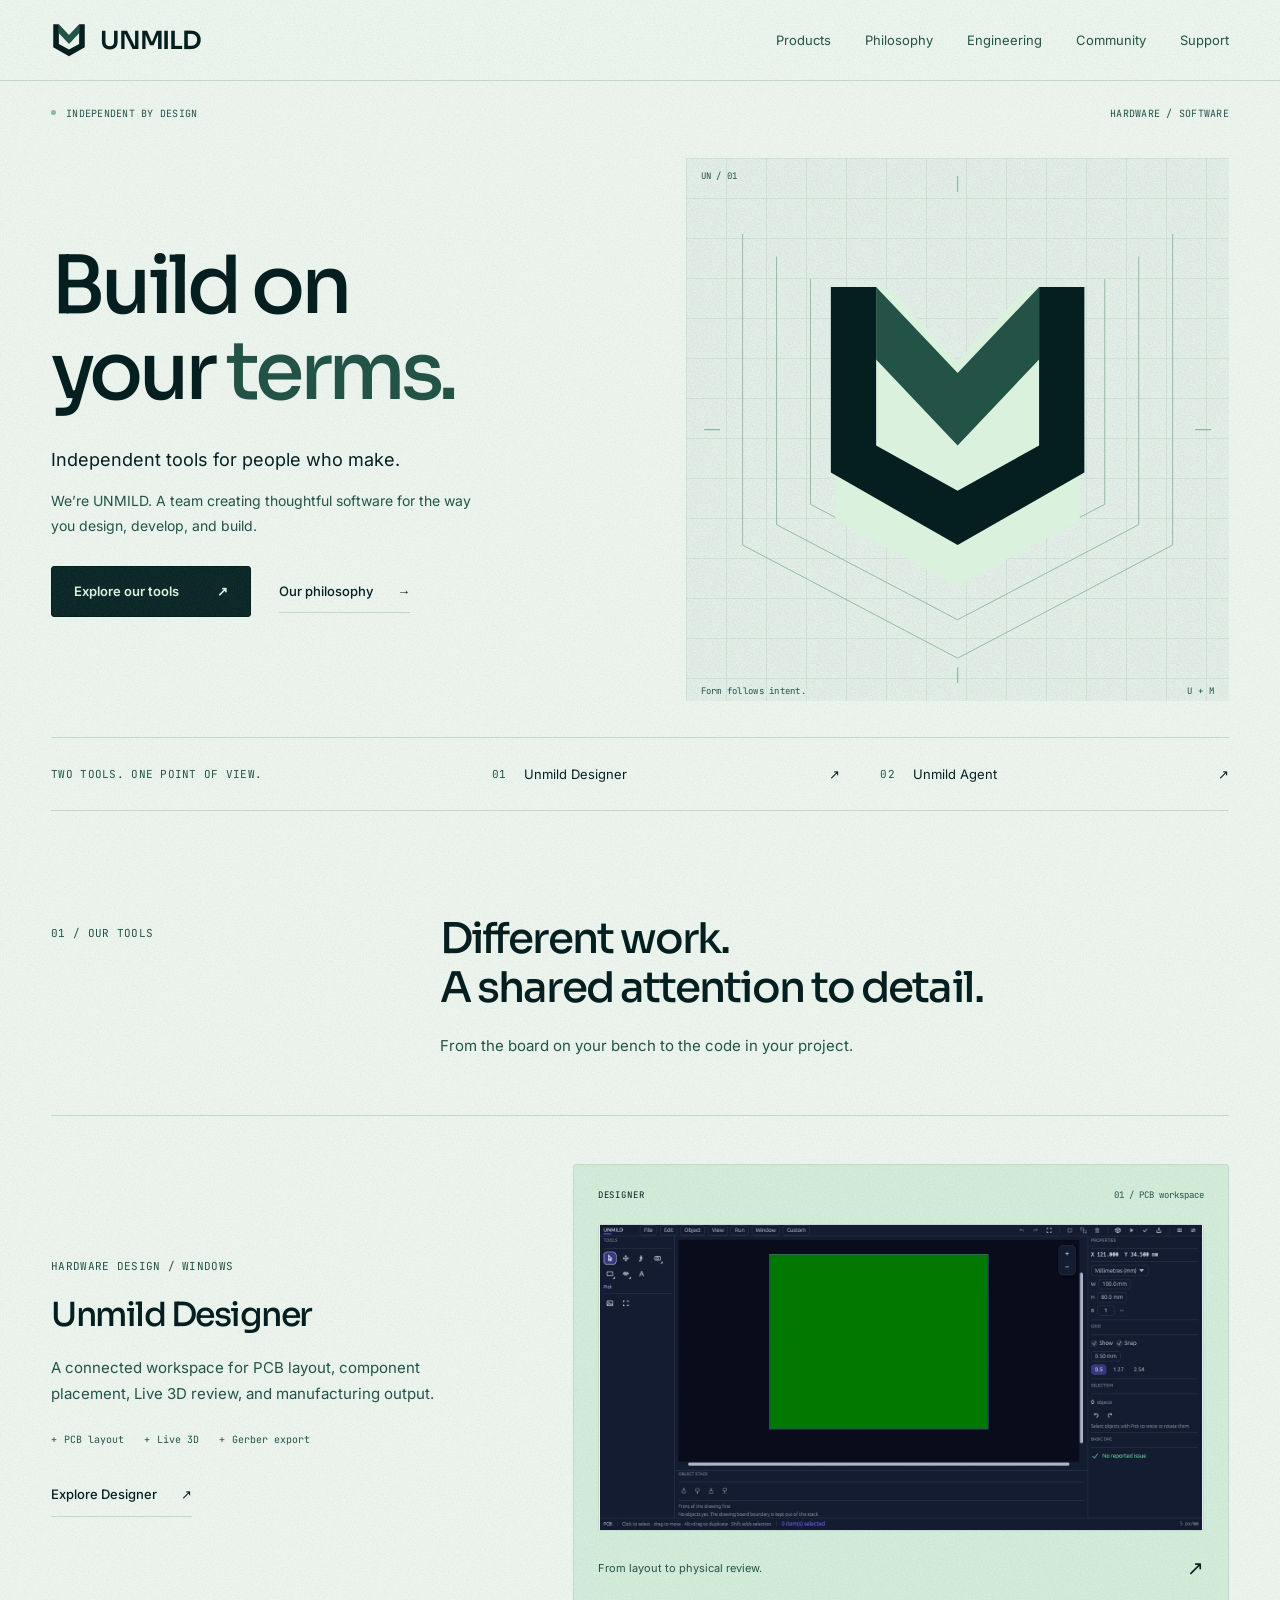
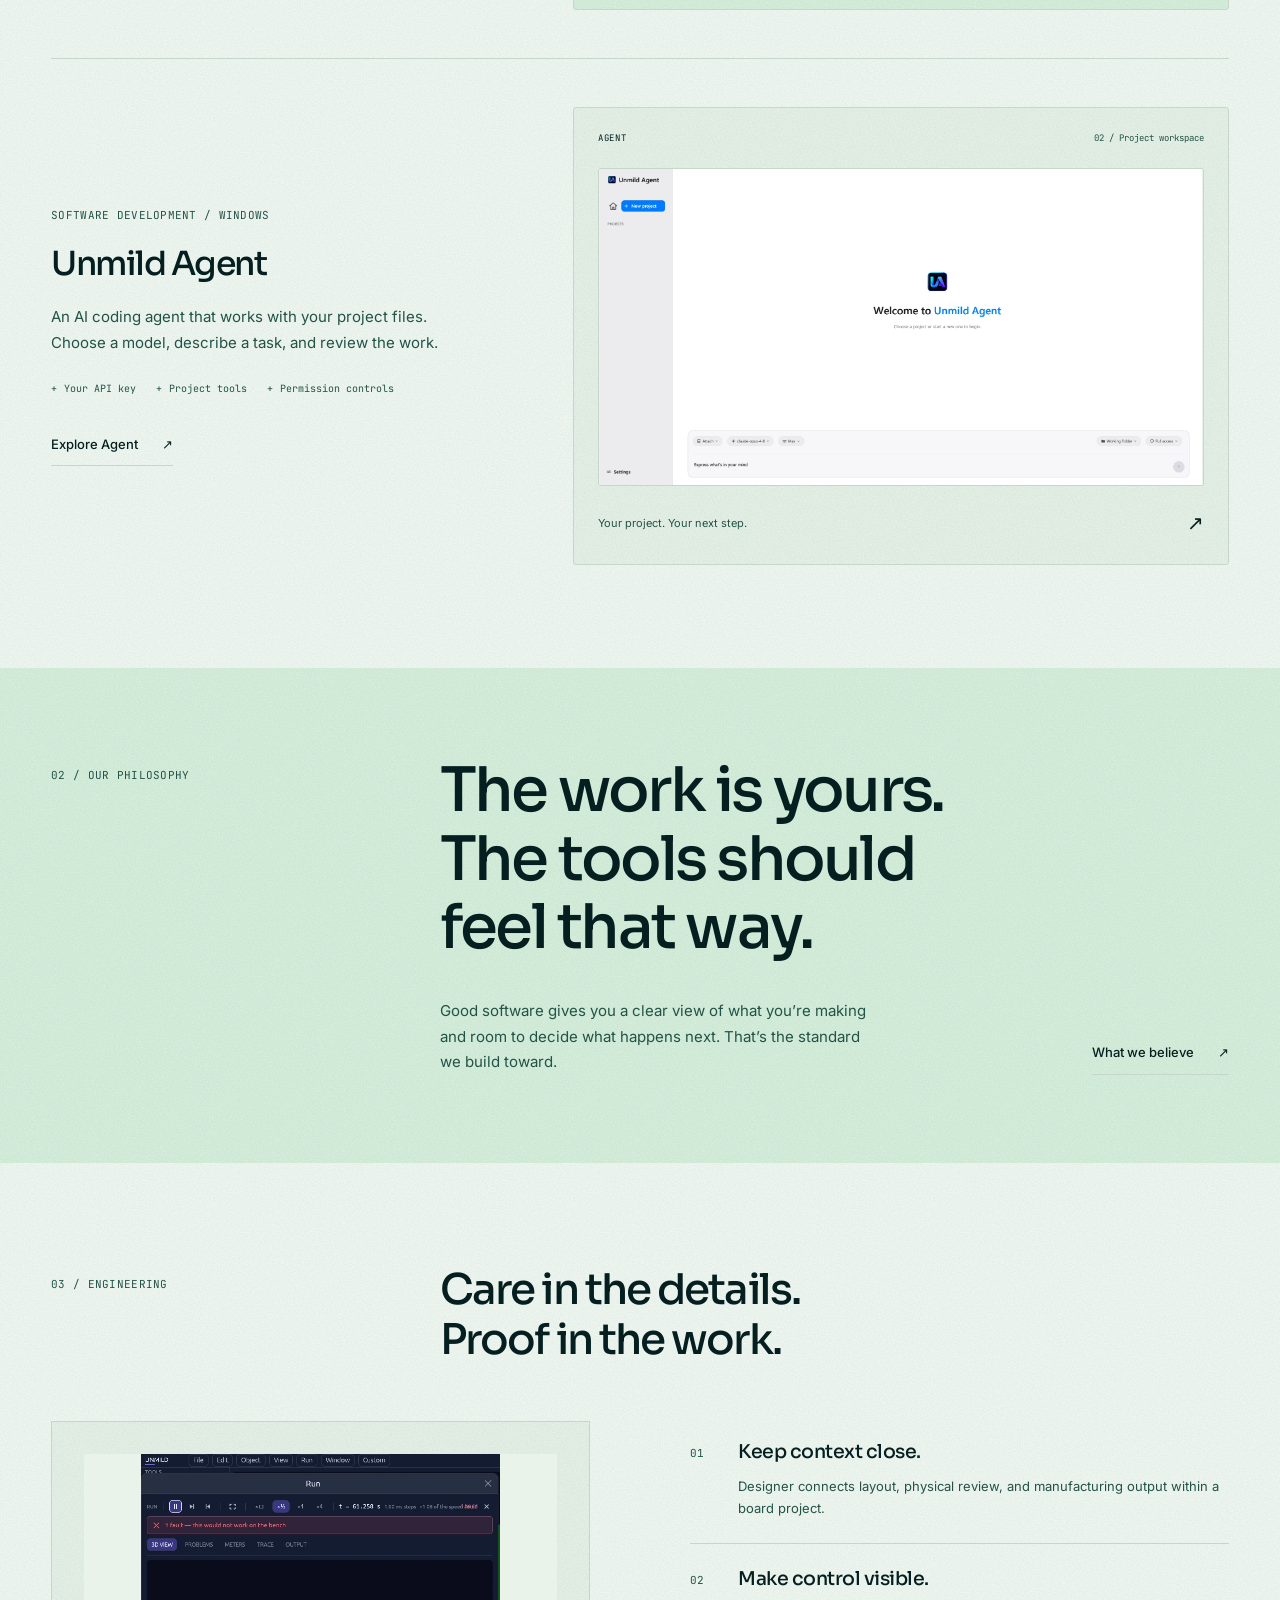
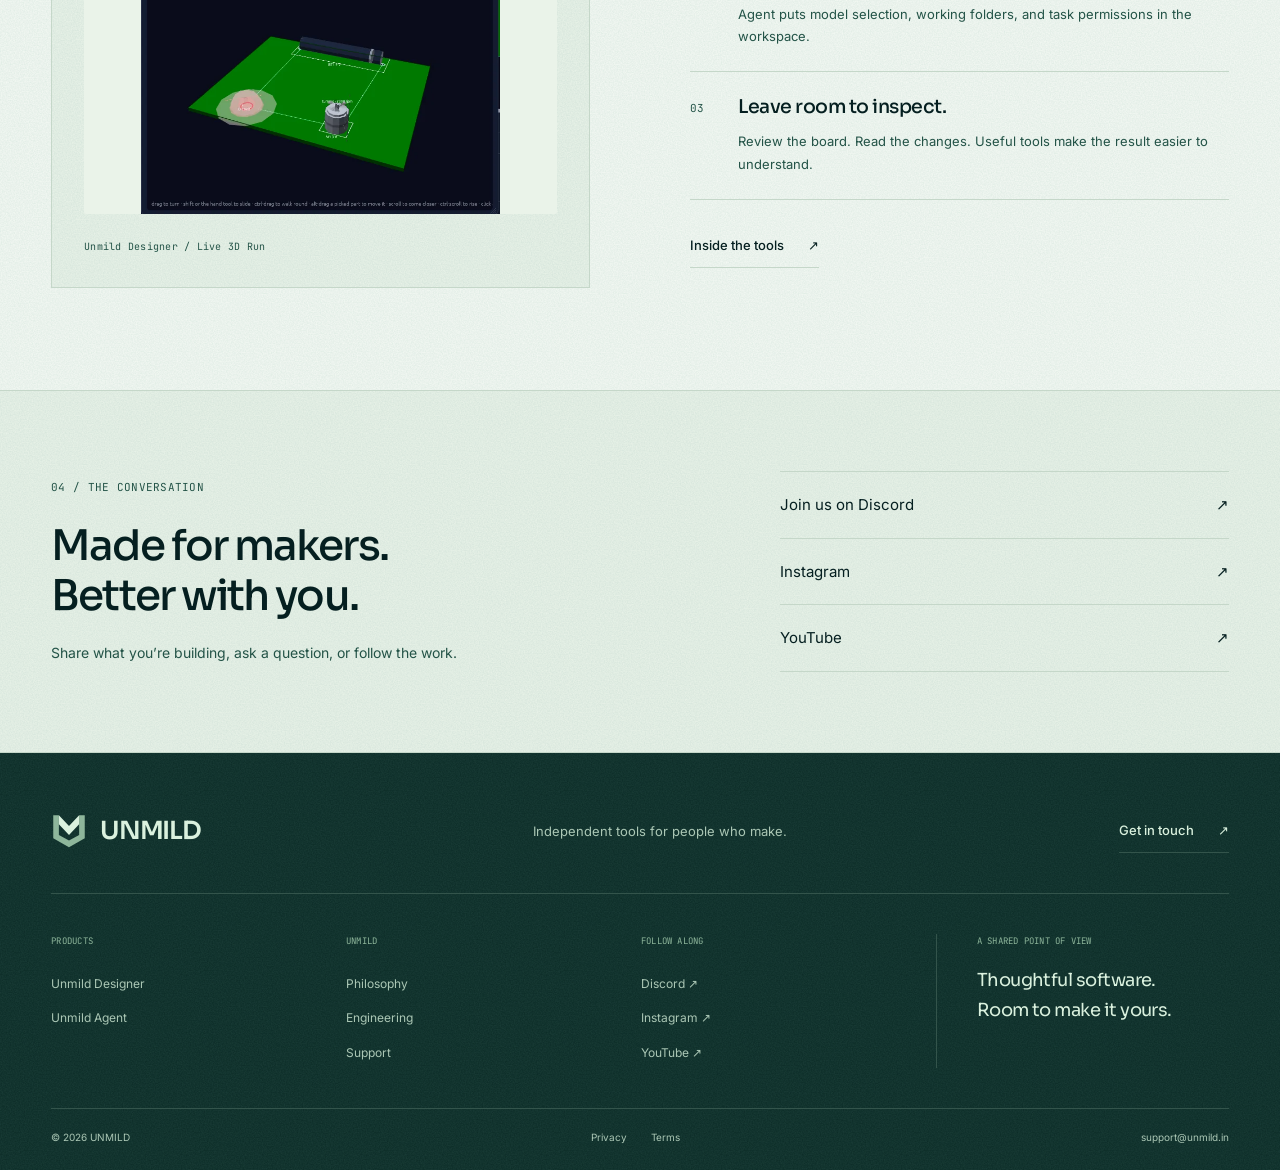
<file: index.html>
<!doctype html>
<html lang="en">
<head>
  <meta charset="utf-8">
  <meta name="viewport" content="width=device-width, initial-scale=1">
  <title>UNMILD — Build on your terms.</title>
  <meta name="description" content="Independent tools for people who make. Meet UNMILD, the team behind Unmild Designer and Unmild Agent.">
  <meta name="theme-color" content="#F5FAF4">
  <meta name="referrer" content="strict-origin-when-cross-origin">
  
  <link rel="canonical" href="https://unmild.in/">
  <link rel="icon" href="images/favicon.svg" type="image/svg+xml">
  <link rel="icon" href="images/favicon.ico" sizes="any">
  <link rel="apple-touch-icon" href="images/apple-touch-icon.png">
  <link rel="stylesheet" href="css/fonts.css">
  <link rel="stylesheet" href="css/style.css">
  <meta property="og:type" content="website">
  <meta property="og:site_name" content="UNMILD">
  <meta property="og:title" content="UNMILD — Build on your terms.">
  <meta property="og:description" content="Independent tools for people who make. Meet UNMILD, the team behind Unmild Designer and Unmild Agent.">
  <meta property="og:url" content="https://unmild.in/">
  <meta property="og:image" content="https://unmild.in/images/og-image.png">
  <meta property="og:image:width" content="1200">
  <meta property="og:image:height" content="630">
  <meta property="og:image:alt" content="UNMILD — Build on your terms. Independent tools for people who make.">
  <meta name="twitter:card" content="summary_large_image">
  <script type="application/ld+json">{"@context": "https://schema.org", "@type": "Organization", "@id": "https://unmild.in/#organization", "name": "UNMILD", "url": "https://unmild.in/", "logo": "https://unmild.in/images/brand/mark-primary.svg", "email": "support@unmild.in", "sameAs": ["https://discord.gg/b4xcwHEjq", "https://www.instagram.com/_unmild", "https://www.youtube.com/@unmildx"]}</script>
  <script src="js/main.js" defer></script>
</head>
<body class="page-index">
<a class="skip-link" href="#main">Skip to content</a>
<header class="site-header"><div class="container nav-inner">
  <a class="brand" href="index.html" aria-label="UNMILD home"><img src="images/brand/mark-light.svg" width="36" height="36" alt=""><span>UNMILD</span></a>
  <button class="nav-toggle" id="navToggle" aria-expanded="false" aria-controls="nav-links" aria-label="Open menu"><span>Menu</span><span class="menu-icon" aria-hidden="true">＋</span></button>
  <nav class="nav-links" id="nav-links" aria-label="Primary"><a href="index.html#products">Products</a><a href="about.html">Philosophy</a><a href="engineering.html">Engineering</a><a href="community.html">Community</a><a href="support.html">Support</a></nav>
</div></header>
<main id="main"><section class="container hero">
  <div class="hero-heading"><p class="eyebrow"><span class="status-dot" aria-hidden="true"></span>Independent by design</p><span class="eyebrow hero-edition">Hardware / Software</span></div>
  <div class="hero-grid">
    <div class="hero-copy"><h1>Build on<br>your <span>terms.</span></h1><p class="hero-description">Independent tools for people who make.</p><p class="hero-detail">We’re UNMILD. A team creating thoughtful software for the way you design, develop, and build.</p><div class="actions"><a class="button" href="#products">Explore our tools <span aria-hidden="true">↗</span></a><a class="text-link" href="about.html">Our philosophy <span aria-hidden="true">→</span></a></div></div>
    <div class="hero-art" aria-hidden="true"><div class="art-coordinate top">UN / 01</div><svg viewBox="0 0 480 480" fill="none"><path class="art-outline" d="M50 67v275l190 100 190-100V67M80 87v237l160 84 160-84V87M110 107v199l130 68 130-68V107"/><path class="art-shadow" d="M132 116h48l60 64 60-64h48v204l-108 58-108-58z"/><g transform="translate(112 82) scale(4)"><path d="M4 8h10v35l18 10 18-10V8h10v41L32 65 4 49z" fill="#051F20"/><path d="M14 8l18 19L50 8v16L32 43 14 24z" fill="#235347"/></g><path class="art-ticks" d="M16 240h14m420 0h14M240 16v14m0 420v14"/></svg><div class="art-coordinate bottom">Form follows intent. <span>U + M</span></div></div>
  </div>
  <div class="hero-index"><span class="eyebrow">Two tools. One point of view.</span><a href="designer.html"><span class="mono">01</span> Unmild Designer <span aria-hidden="true">↗</span></a><a href="agent.html"><span class="mono">02</span> Unmild Agent <span aria-hidden="true">↗</span></a></div>
</section>

<section class="container section products-section" id="products">
  <div class="section-heading"><p class="eyebrow">01 / Our tools</p><div><h2>Different work.<br>A shared attention to detail.</h2><p>From the board on your bench to the code in your project.</p></div></div>
  <article class="product-row"><div class="product-copy"><p class="eyebrow">Hardware design / Windows</p><h3>Unmild Designer</h3><p>A connected workspace for PCB layout, component placement, Live 3D review, and manufacturing output.</p><ul class="product-tags"><li>PCB layout</li><li>Live 3D</li><li>Gerber export</li></ul><a class="text-link" href="designer.html">Explore Designer <span aria-hidden="true">↗</span></a></div><a class="product-visual designer-visual" href="designer.html" aria-label="Explore Unmild Designer"><div class="visual-bar"><span>DESIGNER</span><span>01 / PCB workspace</span></div><span class="media-frame" style="--media-ratio:1366/692"><img src="images/screens/ui_workspace.webp" width="1366" height="692" alt="Unmild Designer’s PCB canvas, layout tools, and board properties" loading="lazy"></span><div class="visual-caption"><span>From layout to physical review.</span><span aria-hidden="true">↗</span></div></a></article>
  <article class="product-row"><div class="product-copy"><p class="eyebrow">Software development / Windows</p><h3>Unmild Agent</h3><p>An AI coding agent that works with your project files. Choose a model, describe a task, and review the work.</p><ul class="product-tags"><li>Your API key</li><li>Project tools</li><li>Permission controls</li></ul><a class="text-link" href="agent.html">Explore Agent <span aria-hidden="true">↗</span></a></div><a class="product-visual" href="agent.html" aria-label="Explore Unmild Agent"><div class="visual-bar"><span>AGENT</span><span>02 / Project workspace</span></div><span class="media-frame" style="--media-ratio:1920/1009"><img src="images/agent/workspace.webp" width="1920" height="1009" alt="Unmild Agent with a project sidebar, model selection, and task composer" loading="lazy"></span><div class="visual-caption"><span>Your project. Your next step.</span><span aria-hidden="true">↗</span></div></a></article>
</section>

<section class="philosophy-band" id="philosophy"><div class="container manifesto"><p class="eyebrow">02 / Our philosophy</p><div><h2>The work is yours.<br>The tools should<br>feel that way.</h2><div class="manifesto-bottom"><p>Good software gives you a clear view of what you’re making and room to decide what happens next. That’s the standard we build toward.</p><a class="text-link" href="about.html">What we believe <span aria-hidden="true">↗</span></a></div></div></div></section>

<section class="container section engineering-section" id="engineering"><div class="section-heading"><p class="eyebrow">03 / Engineering</p><div><h2>Care in the details.<br>Proof in the work.</h2></div></div><div class="engineering-grid"><figure class="engineering-image"><span class="media-frame" style="--media-ratio:686/688"><img src="images/screens/hero_run_3d.webp" width="686" height="688" alt="A board with components and a running motor in Unmild Designer’s Live 3D view" loading="lazy"></span><figcaption class="mono">Unmild Designer / Live 3D Run</figcaption></figure><div class="engineering-copy"><div class="principle"><span class="mono">01</span><div><h3>Keep context close.</h3><p>Designer connects layout, physical review, and manufacturing output within a board project.</p></div></div><div class="principle"><span class="mono">02</span><div><h3>Make control visible.</h3><p>Agent puts model selection, working folders, and task permissions in the workspace.</p></div></div><div class="principle"><span class="mono">03</span><div><h3>Leave room to inspect.</h3><p>Review the board. Read the changes. Useful tools make the result easier to understand.</p></div></div><a class="text-link" href="engineering.html">Inside the tools <span aria-hidden="true">↗</span></a></div></div></section>

<section class="community-band" id="community"><div class="container community-inner"><div><p class="eyebrow">04 / The conversation</p><h2>Made for makers.<br>Better with you.</h2><p>Share what you’re building, ask a question, or follow the work.</p></div><div class="social-list"><a href="https://discord.gg/b4xcwHEjq"><span>Join us on Discord</span><span aria-hidden="true">↗</span></a><a href="https://www.instagram.com/_unmild"><span>Instagram</span><span aria-hidden="true">↗</span></a><a href="https://www.youtube.com/@unmildx"><span>YouTube</span><span aria-hidden="true">↗</span></a></div></div></section>
</main>
<footer class="site-footer" id="support"><div class="container">
  <div class="footer-top"><a class="brand" href="index.html" aria-label="UNMILD home"><img src="images/brand/mark-dark.svg" width="36" height="36" alt=""><span>UNMILD</span></a><p>Independent tools for people who make.</p><a class="text-link" href="mailto:support@unmild.in">Get in touch <span aria-hidden="true">↗</span></a></div>
  <div class="footer-nav"><nav aria-label="Products"><span class="eyebrow">Products</span><a href="designer.html">Unmild Designer</a><a href="agent.html">Unmild Agent</a></nav><nav aria-label="UNMILD"><span class="eyebrow">UNMILD</span><a href="about.html">Philosophy</a><a href="engineering.html">Engineering</a><a href="support.html">Support</a></nav><nav aria-label="Social"><span class="eyebrow">Follow along</span><a href="https://discord.gg/b4xcwHEjq">Discord ↗</a><a href="https://www.instagram.com/_unmild">Instagram ↗</a><a href="https://www.youtube.com/@unmildx">YouTube ↗</a></nav><div class="footer-note"><span class="eyebrow">A shared point of view</span><p>Thoughtful software.<br>Room to make it yours.</p></div></div>
  <div class="footer-bottom"><span>© <span id="year">2026</span> UNMILD</span><nav aria-label="Legal"><a href="privacy.html">Privacy</a><a href="terms.html">Terms</a></nav><a href="mailto:support@unmild.in">support@unmild.in</a></div>
</div></footer>
</body>
</html>
</file>
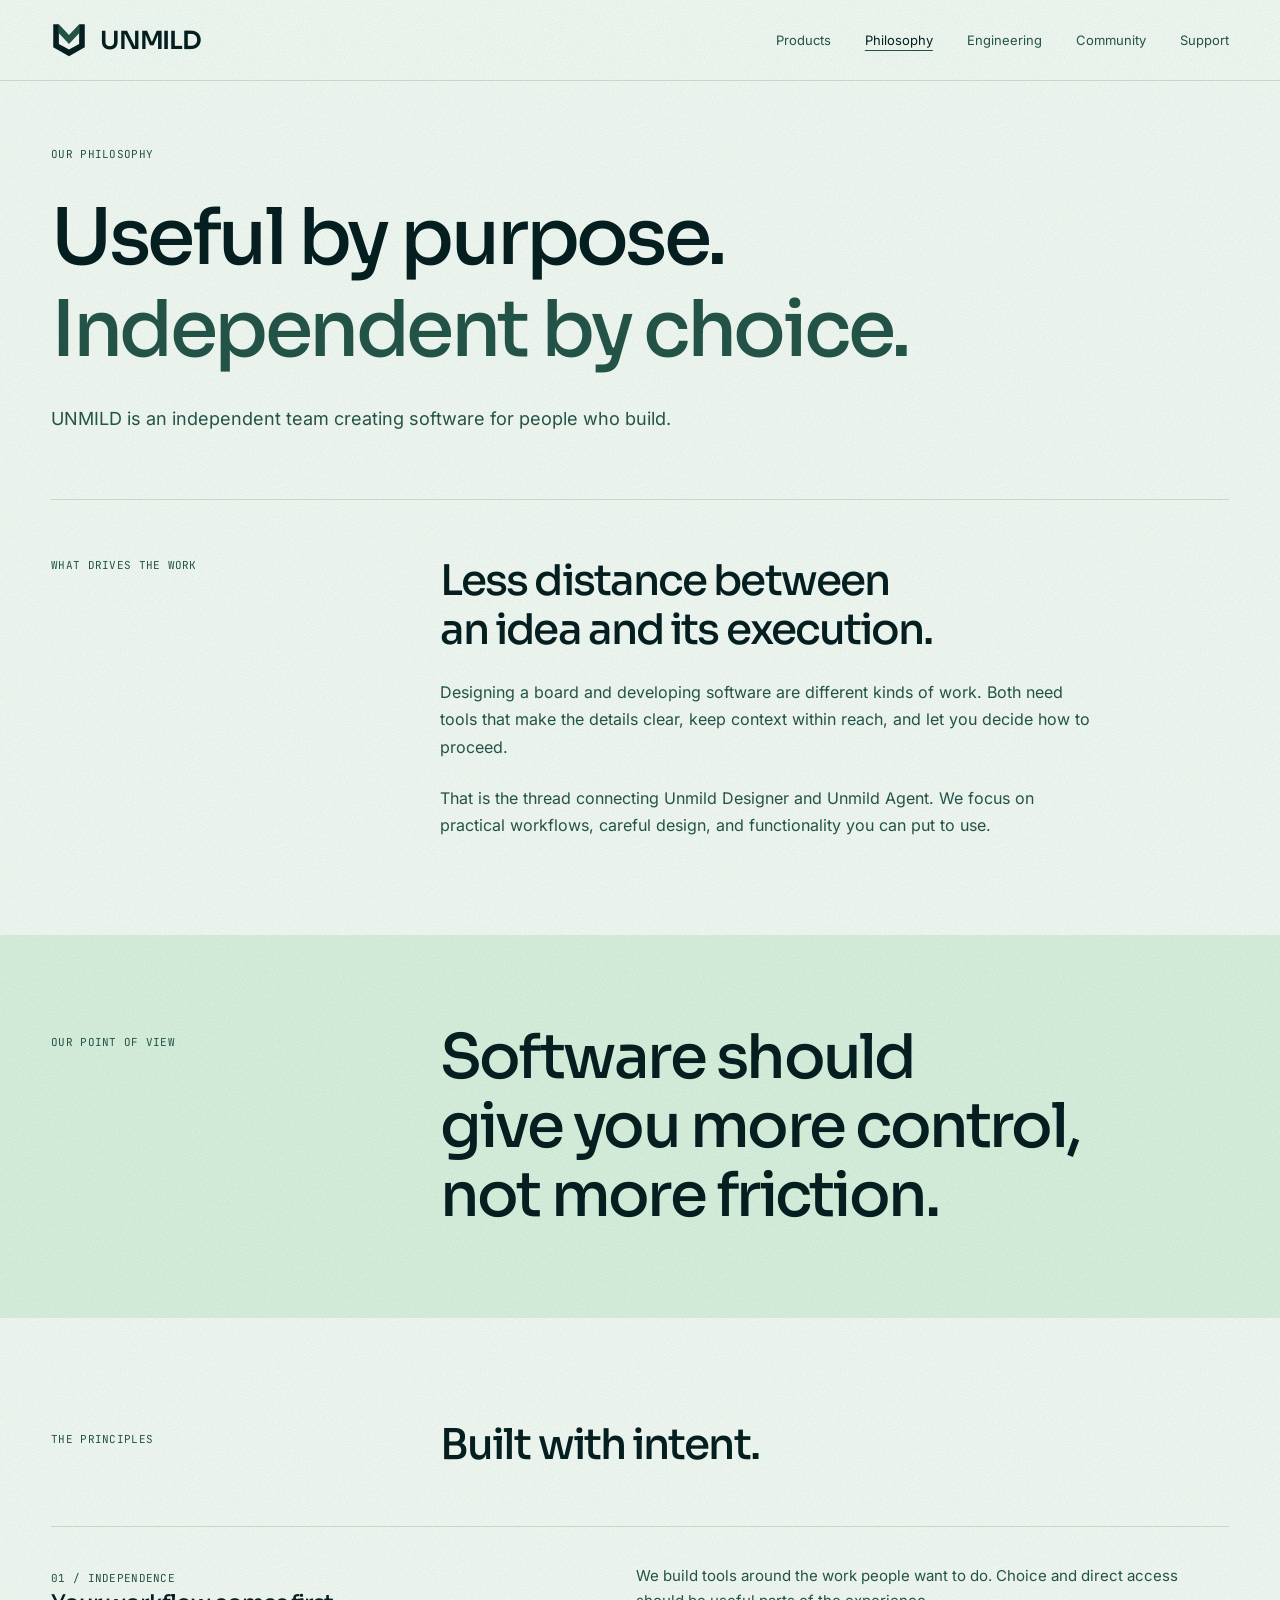
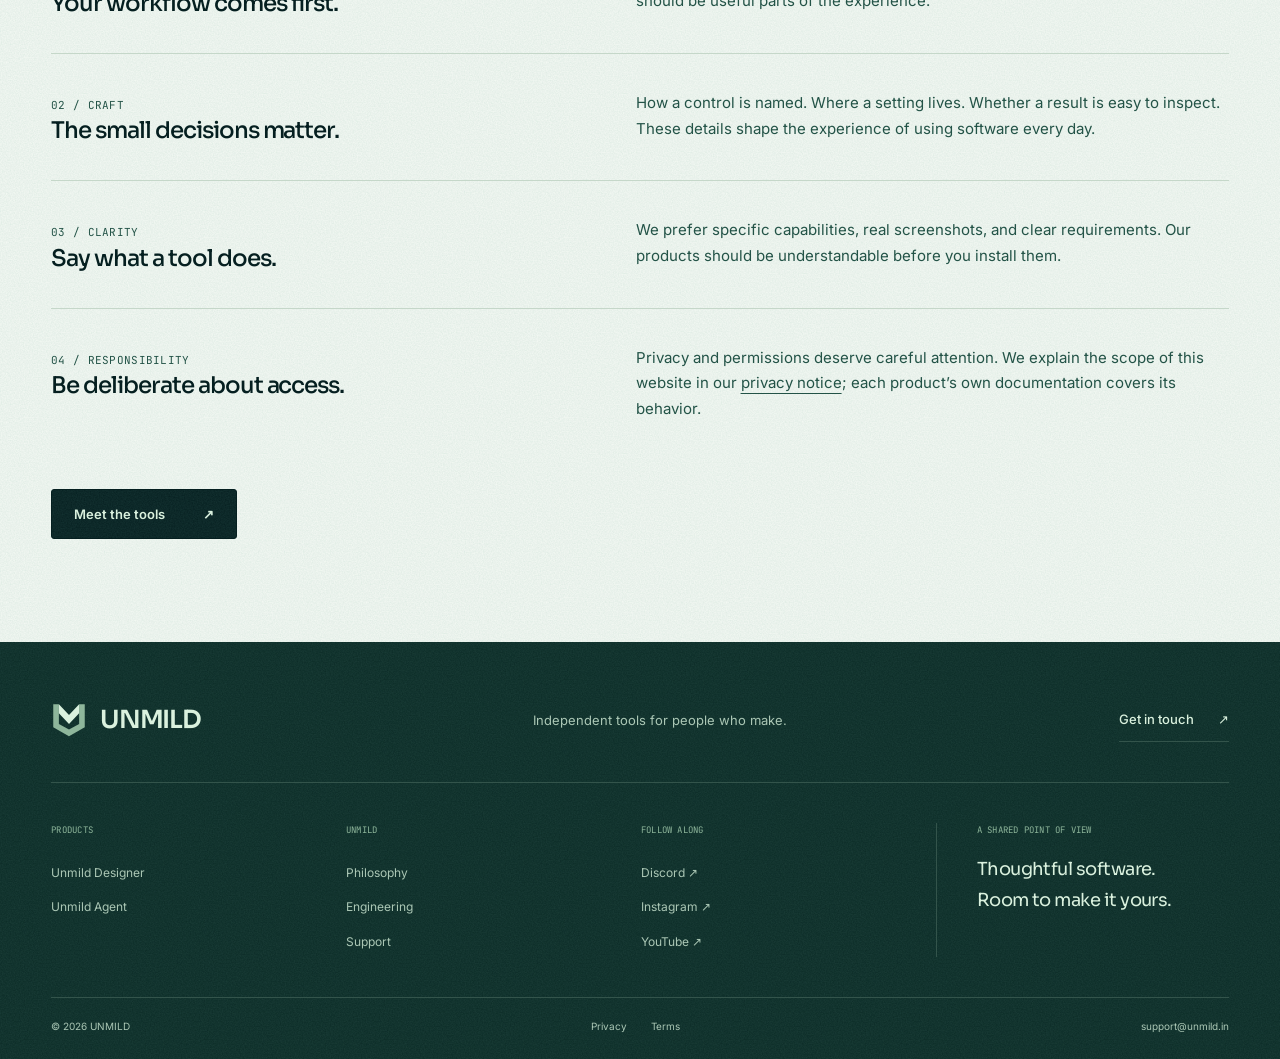
<file: about.html>
<!doctype html>
<html lang="en">
<head>
  <meta charset="utf-8">
  <meta name="viewport" content="width=device-width, initial-scale=1">
  <title>Our philosophy — UNMILD</title>
  <meta name="description" content="UNMILD is an independent team building purposeful software for people who design, develop, and make.">
  <meta name="theme-color" content="#F5FAF4">
  <meta name="referrer" content="strict-origin-when-cross-origin">
  
  <link rel="canonical" href="https://unmild.in/about.html">
  <link rel="icon" href="images/favicon.svg" type="image/svg+xml">
  <link rel="icon" href="images/favicon.ico" sizes="any">
  <link rel="apple-touch-icon" href="images/apple-touch-icon.png">
  <link rel="stylesheet" href="css/fonts.css">
  <link rel="stylesheet" href="css/style.css">
  <meta property="og:type" content="website">
  <meta property="og:site_name" content="UNMILD">
  <meta property="og:title" content="Our philosophy — UNMILD">
  <meta property="og:description" content="UNMILD is an independent team building purposeful software for people who design, develop, and make.">
  <meta property="og:url" content="https://unmild.in/about.html">
  <meta property="og:image" content="https://unmild.in/images/og-image.png">
  <meta property="og:image:width" content="1200">
  <meta property="og:image:height" content="630">
  <meta property="og:image:alt" content="UNMILD — Build on your terms. Independent tools for people who make.">
  <meta name="twitter:card" content="summary_large_image">
  <script type="application/ld+json">{"@context": "https://schema.org", "@type": "Organization", "@id": "https://unmild.in/#organization", "name": "UNMILD", "url": "https://unmild.in/", "logo": "https://unmild.in/images/brand/mark-primary.svg", "email": "support@unmild.in", "sameAs": ["https://discord.gg/b4xcwHEjq", "https://www.instagram.com/_unmild", "https://www.youtube.com/@unmildx"]}</script>
  <script src="js/main.js" defer></script>
</head>
<body class="page-about">
<a class="skip-link" href="#main">Skip to content</a>
<header class="site-header"><div class="container nav-inner">
  <a class="brand" href="index.html" aria-label="UNMILD home"><img src="images/brand/mark-light.svg" width="36" height="36" alt=""><span>UNMILD</span></a>
  <button class="nav-toggle" id="navToggle" aria-expanded="false" aria-controls="nav-links" aria-label="Open menu"><span>Menu</span><span class="menu-icon" aria-hidden="true">＋</span></button>
  <nav class="nav-links" id="nav-links" aria-label="Primary"><a href="index.html#products">Products</a><a href="about.html" aria-current="page">Philosophy</a><a href="engineering.html">Engineering</a><a href="community.html">Community</a><a href="support.html">Support</a></nav>
</div></header>
<main id="main"><section class="container page-intro"><p class="eyebrow">Our philosophy</p><h1>Useful by purpose.<br><span>Independent by choice.</span></h1><p class="lede">UNMILD is an independent team creating software for people who build.</p></section>
<section class="container editorial-section"><p class="eyebrow">What drives the work</p><div class="editorial-copy"><h2>Less distance between<br>an idea and its execution.</h2><p>Designing a board and developing software are different kinds of work. Both need tools that make the details clear, keep context within reach, and let you decide how to proceed.</p><p>That is the thread connecting Unmild Designer and Unmild Agent. We focus on practical workflows, careful design, and functionality you can put to use.</p></div></section>
<section class="philosophy-band"><div class="container manifesto"><p class="eyebrow">Our point of view</p><div><h2>Software should<br>give you more control,<br>not more friction.</h2></div></div></section>
<section class="container section"><div class="section-heading"><p class="eyebrow">The principles</p><h2>Built with intent.</h2></div><div class="principle-list"><article class="detail-row"><div><span class="eyebrow">01 / Independence</span><h3>Your workflow comes first.</h3></div><p>We build tools around the work people want to do. Choice and direct access should be useful parts of the experience.</p></article><article class="detail-row"><div><span class="eyebrow">02 / Craft</span><h3>The small decisions matter.</h3></div><p>How a control is named. Where a setting lives. Whether a result is easy to inspect. These details shape the experience of using software every day.</p></article><article class="detail-row"><div><span class="eyebrow">03 / Clarity</span><h3>Say what a tool does.</h3></div><p>We prefer specific capabilities, real screenshots, and clear requirements. Our products should be understandable before you install them.</p></article><article class="detail-row"><div><span class="eyebrow">04 / Responsibility</span><h3>Be deliberate about access.</h3></div><p>Privacy and permissions deserve careful attention. We explain the scope of this website in our <a href="privacy.html">privacy notice</a>; each product’s own documentation covers its behavior.</p></article></div><div class="actions"><a class="button" href="index.html#products">Meet the tools <span aria-hidden="true">↗</span></a></div></section>
</main>
<footer class="site-footer" id="support"><div class="container">
  <div class="footer-top"><a class="brand" href="index.html" aria-label="UNMILD home"><img src="images/brand/mark-dark.svg" width="36" height="36" alt=""><span>UNMILD</span></a><p>Independent tools for people who make.</p><a class="text-link" href="mailto:support@unmild.in">Get in touch <span aria-hidden="true">↗</span></a></div>
  <div class="footer-nav"><nav aria-label="Products"><span class="eyebrow">Products</span><a href="designer.html">Unmild Designer</a><a href="agent.html">Unmild Agent</a></nav><nav aria-label="UNMILD"><span class="eyebrow">UNMILD</span><a href="about.html">Philosophy</a><a href="engineering.html">Engineering</a><a href="support.html">Support</a></nav><nav aria-label="Social"><span class="eyebrow">Follow along</span><a href="https://discord.gg/b4xcwHEjq">Discord ↗</a><a href="https://www.instagram.com/_unmild">Instagram ↗</a><a href="https://www.youtube.com/@unmildx">YouTube ↗</a></nav><div class="footer-note"><span class="eyebrow">A shared point of view</span><p>Thoughtful software.<br>Room to make it yours.</p></div></div>
  <div class="footer-bottom"><span>© <span id="year">2026</span> UNMILD</span><nav aria-label="Legal"><a href="privacy.html">Privacy</a><a href="terms.html">Terms</a></nav><a href="mailto:support@unmild.in">support@unmild.in</a></div>
</div></footer>
</body>
</html>
</file>
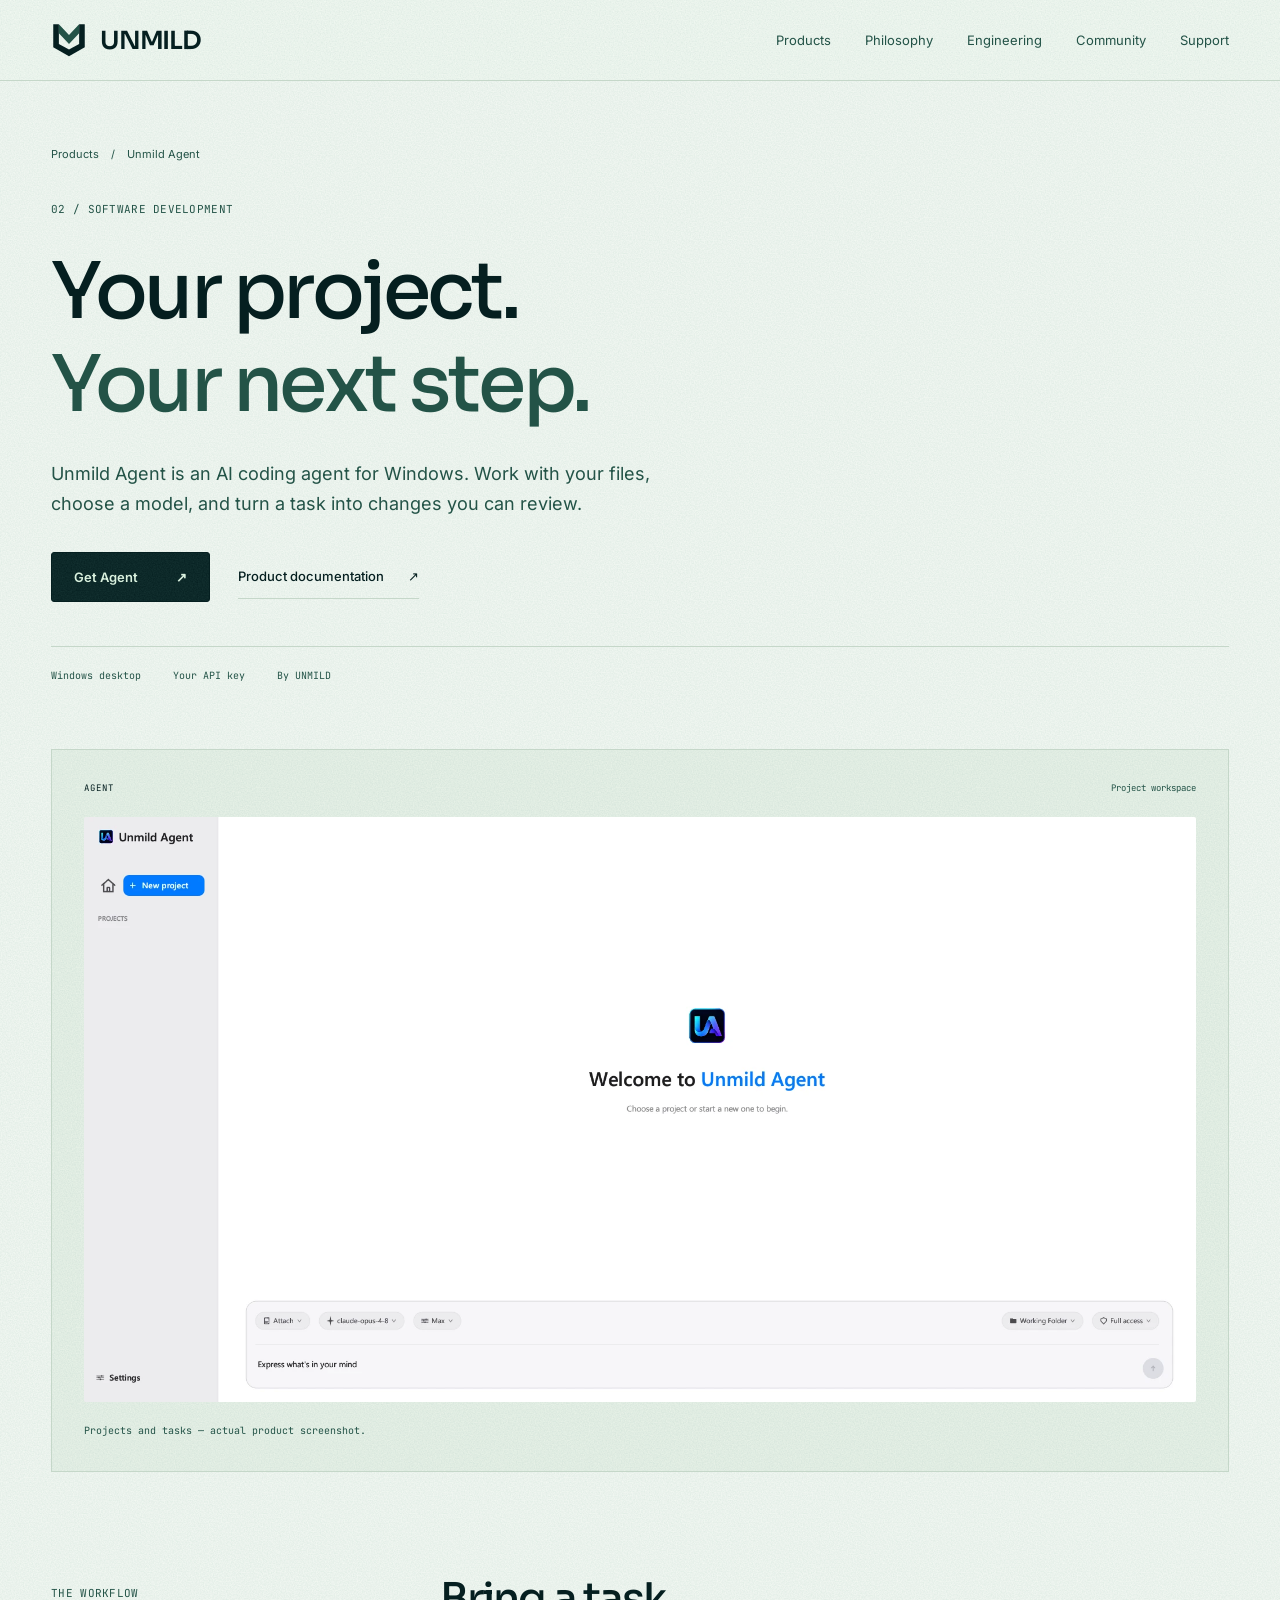
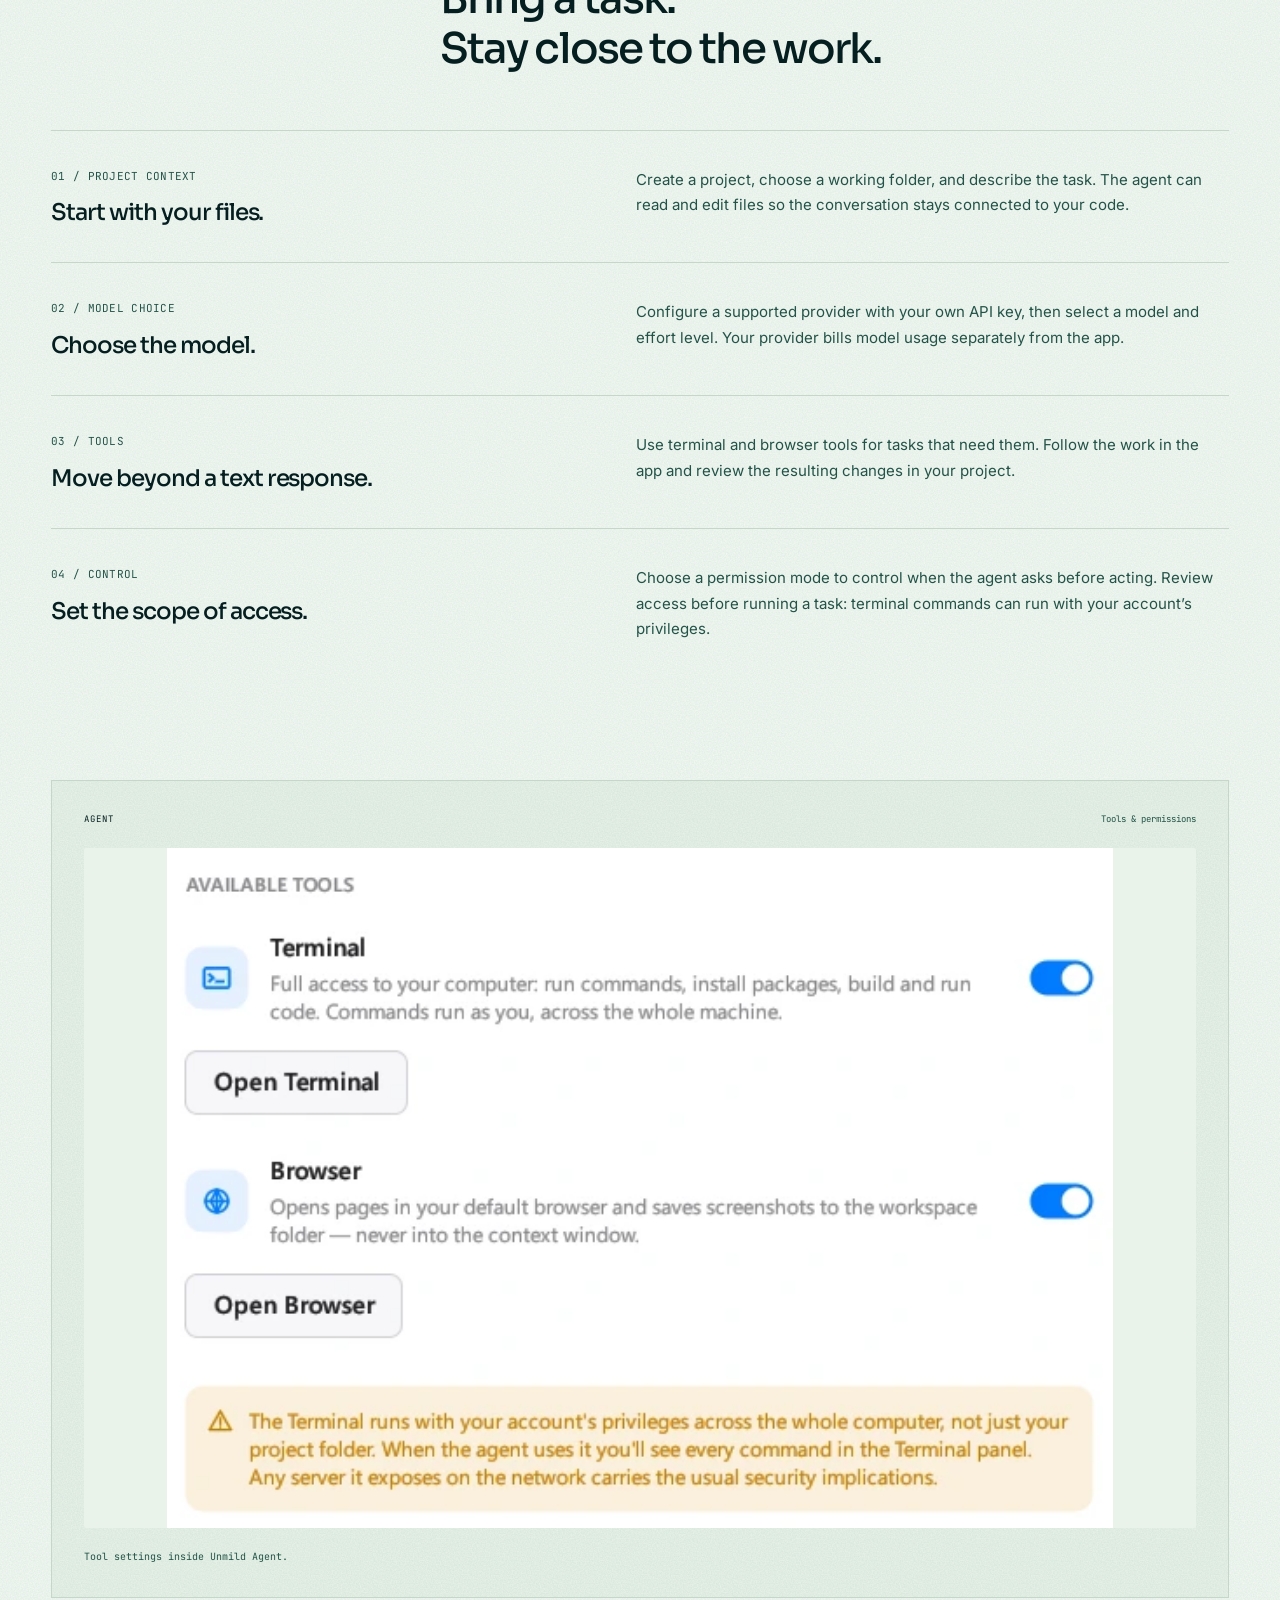
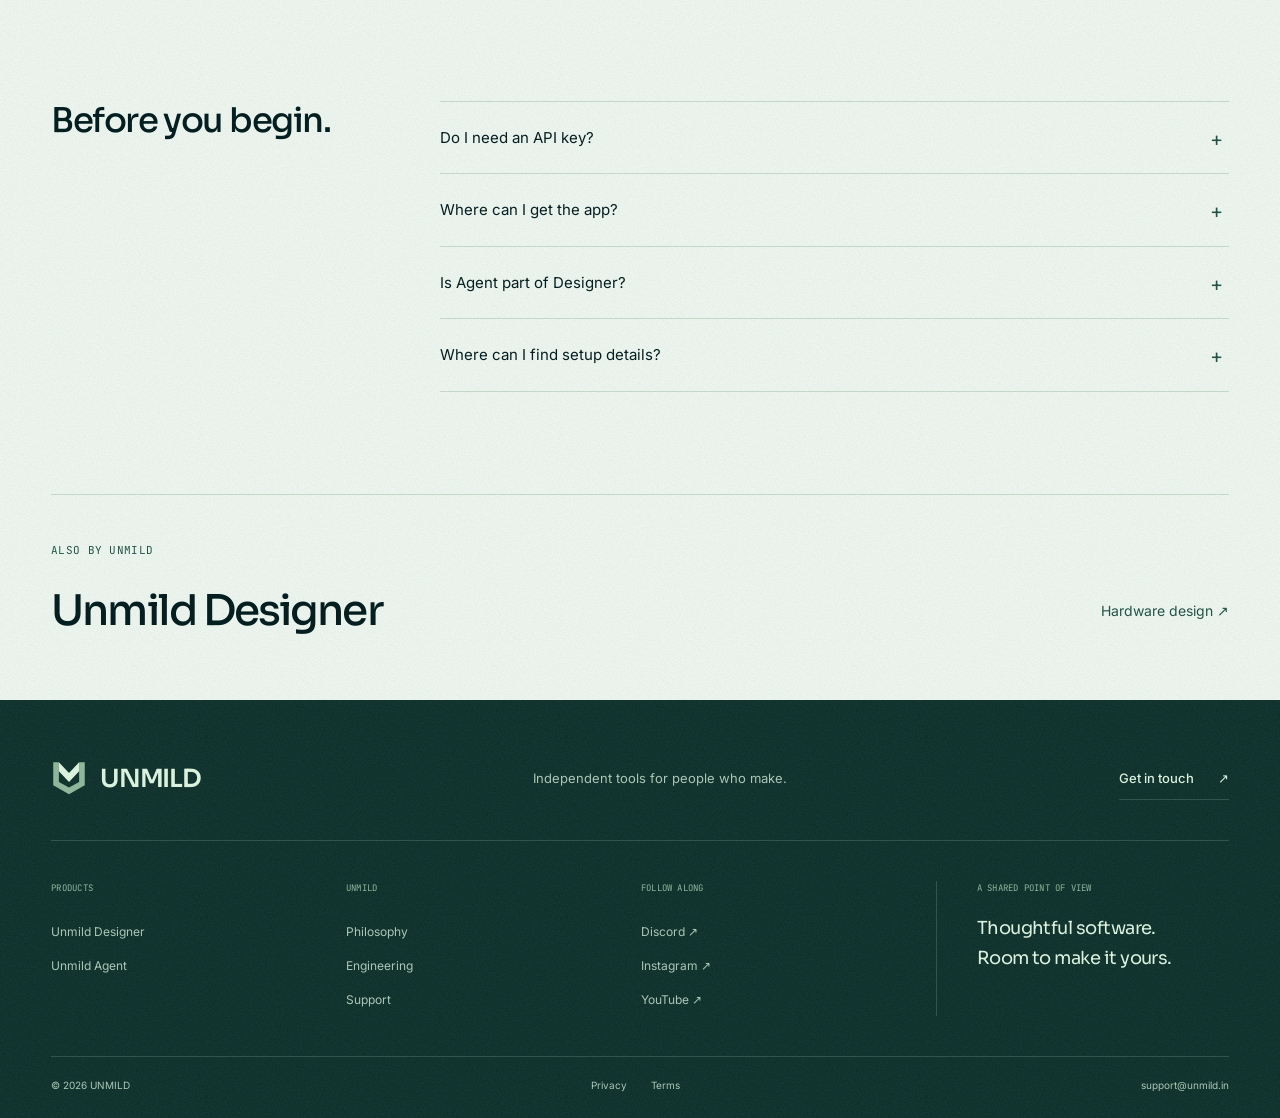
<file: agent.html>
<!doctype html>
<html lang="en">
<head>
  <meta charset="utf-8">
  <meta name="viewport" content="width=device-width, initial-scale=1">
  <title>Unmild Agent — Software development by UNMILD</title>
  <meta name="description" content="An AI coding agent for Windows. Work with project files, terminal and browser tools, your chosen model, and your own API key.">
  <meta name="theme-color" content="#F5FAF4">
  <meta name="referrer" content="strict-origin-when-cross-origin">
  
  <link rel="canonical" href="https://unmild.in/agent.html">
  <link rel="icon" href="images/favicon.svg" type="image/svg+xml">
  <link rel="icon" href="images/favicon.ico" sizes="any">
  <link rel="apple-touch-icon" href="images/apple-touch-icon.png">
  <link rel="stylesheet" href="css/fonts.css">
  <link rel="stylesheet" href="css/style.css">
  <meta property="og:type" content="website">
  <meta property="og:site_name" content="UNMILD">
  <meta property="og:title" content="Unmild Agent — Software development by UNMILD">
  <meta property="og:description" content="An AI coding agent for Windows. Work with project files, terminal and browser tools, your chosen model, and your own API key.">
  <meta property="og:url" content="https://unmild.in/agent.html">
  <meta property="og:image" content="https://unmild.in/images/og-image.png">
  <meta property="og:image:width" content="1200">
  <meta property="og:image:height" content="630">
  <meta property="og:image:alt" content="UNMILD — Build on your terms. Independent tools for people who make.">
  <meta name="twitter:card" content="summary_large_image">
  <script type="application/ld+json">{"@context": "https://schema.org", "@type": "SoftwareApplication", "name": "Unmild Agent", "url": "https://unmild.in/agent.html", "operatingSystem": "Windows", "applicationCategory": "DeveloperApplication", "description": "An AI coding agent for Windows. Work with project files, terminal and browser tools, your chosen model, and your own API key.", "publisher": {"@id": "https://unmild.in/#organization", "@type": "Organization", "name": "UNMILD", "url": "https://unmild.in/"}}</script>
  <script src="js/main.js" defer></script>
</head>
<body class="page-agent">
<a class="skip-link" href="#main">Skip to content</a>
<header class="site-header"><div class="container nav-inner">
  <a class="brand" href="index.html" aria-label="UNMILD home"><img src="images/brand/mark-light.svg" width="36" height="36" alt=""><span>UNMILD</span></a>
  <button class="nav-toggle" id="navToggle" aria-expanded="false" aria-controls="nav-links" aria-label="Open menu"><span>Menu</span><span class="menu-icon" aria-hidden="true">＋</span></button>
  <nav class="nav-links" id="nav-links" aria-label="Primary"><a href="index.html#products">Products</a><a href="about.html">Philosophy</a><a href="engineering.html">Engineering</a><a href="community.html">Community</a><a href="support.html">Support</a></nav>
</div></header>
<main id="main"><section class="container page-intro"><nav class="breadcrumb" aria-label="Breadcrumb"><a href="index.html#products">Products</a><span aria-hidden="true">/</span><span aria-current="page">Unmild Agent</span></nav><p class="eyebrow">02 / Software development</p><h1>Your project.<br><span>Your next step.</span></h1><p class="lede">Unmild Agent is an AI coding agent for Windows. Work with your files, choose a model, and turn a task into changes you can review.</p><div class="actions"><a class="button" href="https://apps.microsoft.com/detail/9P3RXL6LD5F1">Get Agent <span aria-hidden="true">↗</span></a><a class="text-link" href="https://unmild.github.io/unmild-agent/">Product documentation <span aria-hidden="true">↗</span></a></div><div class="product-meta"><span>Windows desktop</span><span>Your API key</span><span>By UNMILD</span></div></section>
<figure class="container wide-shot"><div class="visual-bar"><span>AGENT</span><span>Project workspace</span></div><span class="media-frame" style="--media-ratio:1920/1009"><img src="images/agent/workspace.webp" width="1920" height="1009" alt="Unmild Agent workspace with projects, a task composer, model selection, and permission controls" fetchpriority="high"></span><figcaption>Projects and tasks — actual product screenshot.</figcaption></figure>
<section class="container section" id="overview"><div class="section-heading"><p class="eyebrow">The workflow</p><h2>Bring a task.<br>Stay close to the work.</h2></div><article class="detail-row" id="projects"><div><p class="eyebrow">01 / Project context</p><h3>Start with your files.</h3></div><p>Create a project, choose a working folder, and describe the task. The agent can read and edit files so the conversation stays connected to your code.</p></article><article class="detail-row" id="models"><div><p class="eyebrow">02 / Model choice</p><h3>Choose the model.</h3></div><p>Configure a supported provider with your own API key, then select a model and effort level. Your provider bills model usage separately from the app.</p></article><article class="detail-row" id="tools"><div><p class="eyebrow">03 / Tools</p><h3>Move beyond a text response.</h3></div><p>Use terminal and browser tools for tasks that need them. Follow the work in the app and review the resulting changes in your project.</p></article><article class="detail-row" id="permissions"><div><p class="eyebrow">04 / Control</p><h3>Set the scope of access.</h3></div><p>Choose a permission mode to control when the agent asks before acting. Review access before running a task: terminal commands can run with your account’s privileges.</p></article></section>
<figure class="container wide-shot"><div class="visual-bar"><span>AGENT</span><span>Tools &amp; permissions</span></div><span class="media-frame" style="--media-ratio:542/390"><img src="images/agent/tools.webp" width="542" height="390" alt="Unmild Agent settings showing terminal and browser tools and their access information" loading="lazy"></span><figcaption>Tool settings inside Unmild Agent.</figcaption></figure>
<section class="container section faq-layout" id="questions"><h2>Before you begin.</h2><div class="faq"><details><summary>Do I need an API key?</summary><p>Yes. Bring an API key for a supported provider. You choose the model, and your provider charges for model usage separately from the app.</p></details><details><summary>Where can I get the app?</summary><p>Agent is a paid app on <a href="https://apps.microsoft.com/detail/9P3RXL6LD5F1">Microsoft Store</a>. Check the listing for current pricing, availability, and system requirements.</p></details><details><summary>Is Agent part of Designer?</summary><p>They are separate UNMILD products. Designer focuses on electronic hardware; Agent focuses on software development tasks.</p></details><details><summary>Where can I find setup details?</summary><p>Visit the <a href="https://unmild.github.io/unmild-agent/">product documentation</a> for setup information and supported providers, or <a href="support.html">contact support</a>.</p></details></div></section>
<section class="container next-product"><span class="eyebrow">Also by UNMILD</span><a href="designer.html"><h2>Unmild Designer</h2><span>Hardware design <span aria-hidden="true">↗</span></span></a></section>
</main>
<footer class="site-footer" id="support"><div class="container">
  <div class="footer-top"><a class="brand" href="index.html" aria-label="UNMILD home"><img src="images/brand/mark-dark.svg" width="36" height="36" alt=""><span>UNMILD</span></a><p>Independent tools for people who make.</p><a class="text-link" href="mailto:support@unmild.in">Get in touch <span aria-hidden="true">↗</span></a></div>
  <div class="footer-nav"><nav aria-label="Products"><span class="eyebrow">Products</span><a href="designer.html">Unmild Designer</a><a href="agent.html">Unmild Agent</a></nav><nav aria-label="UNMILD"><span class="eyebrow">UNMILD</span><a href="about.html">Philosophy</a><a href="engineering.html">Engineering</a><a href="support.html">Support</a></nav><nav aria-label="Social"><span class="eyebrow">Follow along</span><a href="https://discord.gg/b4xcwHEjq">Discord ↗</a><a href="https://www.instagram.com/_unmild">Instagram ↗</a><a href="https://www.youtube.com/@unmildx">YouTube ↗</a></nav><div class="footer-note"><span class="eyebrow">A shared point of view</span><p>Thoughtful software.<br>Room to make it yours.</p></div></div>
  <div class="footer-bottom"><span>© <span id="year">2026</span> UNMILD</span><nav aria-label="Legal"><a href="privacy.html">Privacy</a><a href="terms.html">Terms</a></nav><a href="mailto:support@unmild.in">support@unmild.in</a></div>
</div></footer>
</body>
</html>
</file>
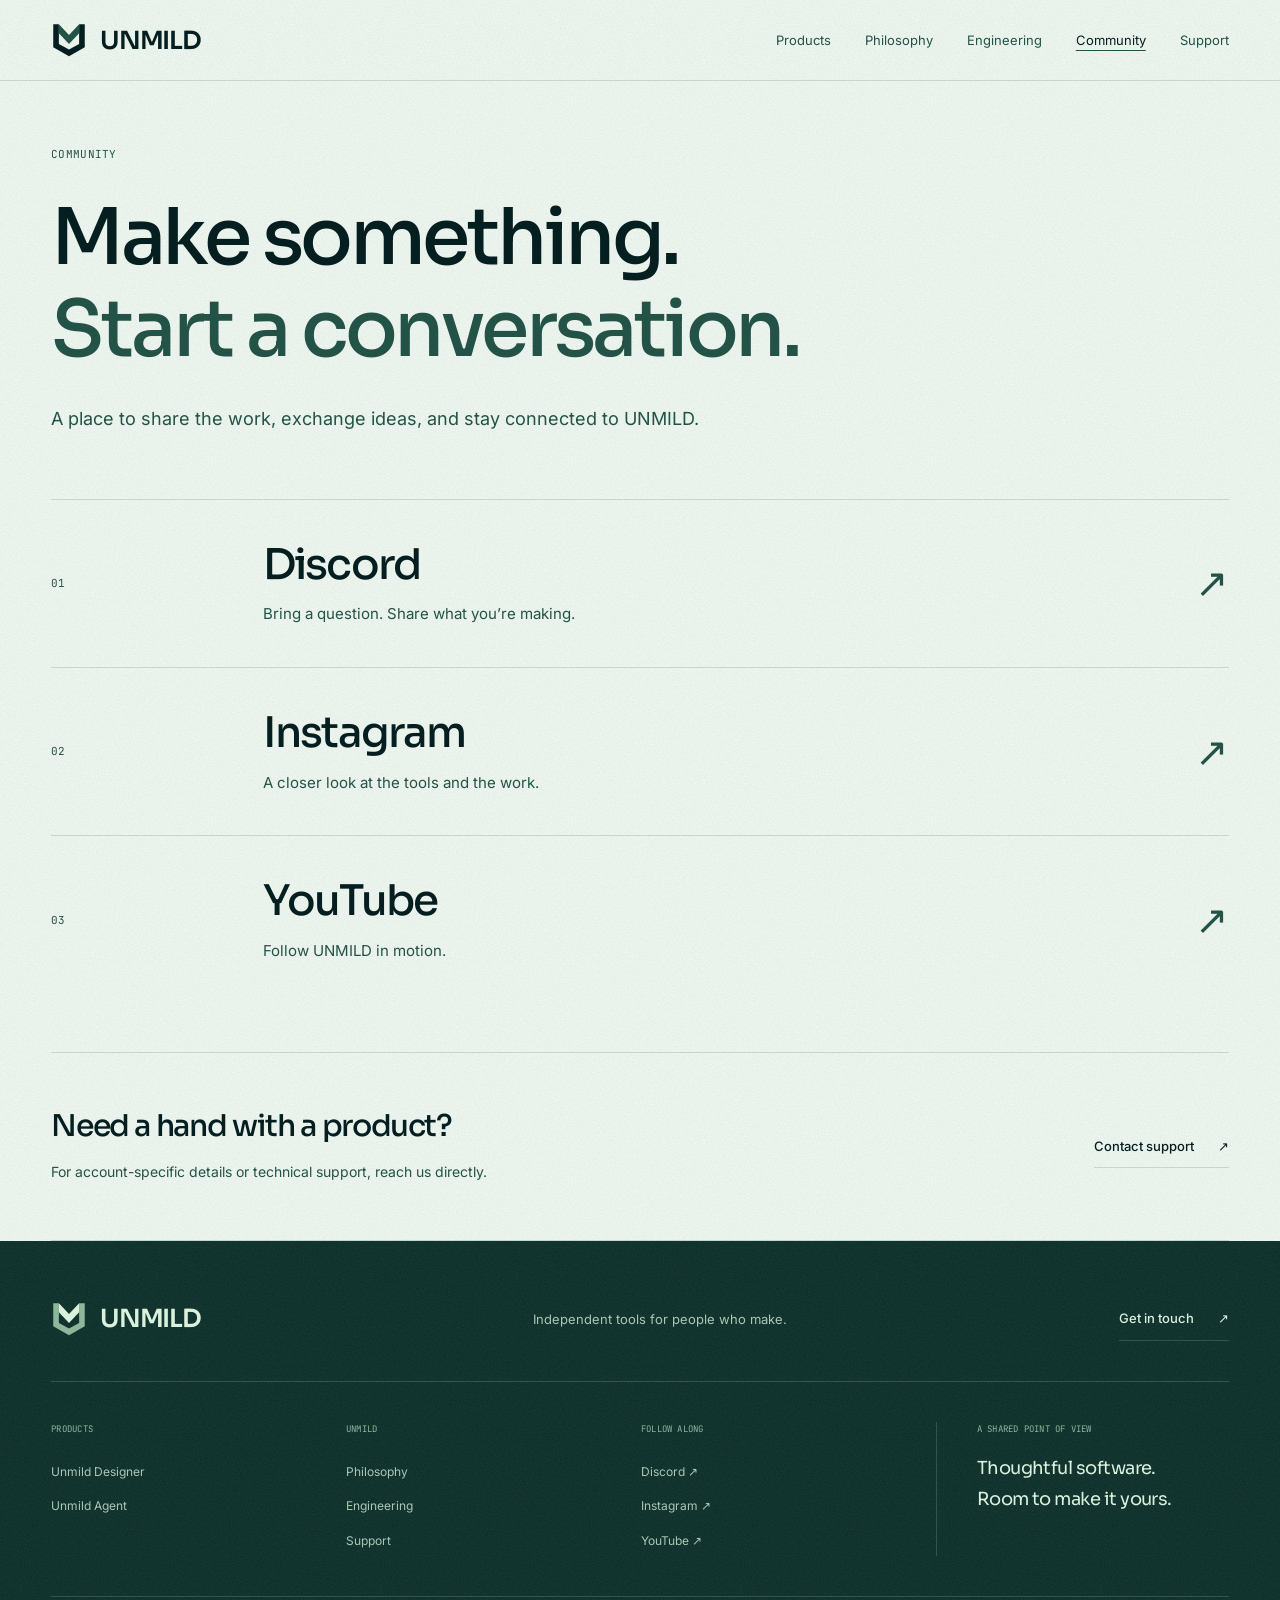
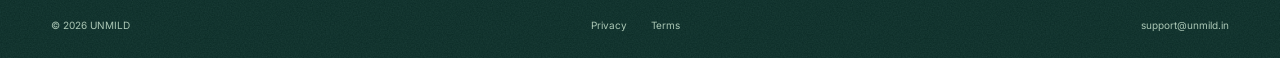
<file: community.html>
<!doctype html>
<html lang="en">
<head>
  <meta charset="utf-8">
  <meta name="viewport" content="width=device-width, initial-scale=1">
  <title>Community — UNMILD</title>
  <meta name="description" content="Join the UNMILD community on Discord, Instagram, and YouTube. Share your work, ask a question, and follow along.">
  <meta name="theme-color" content="#F5FAF4">
  <meta name="referrer" content="strict-origin-when-cross-origin">
  
  <link rel="canonical" href="https://unmild.in/community.html">
  <link rel="icon" href="images/favicon.svg" type="image/svg+xml">
  <link rel="icon" href="images/favicon.ico" sizes="any">
  <link rel="apple-touch-icon" href="images/apple-touch-icon.png">
  <link rel="stylesheet" href="css/fonts.css">
  <link rel="stylesheet" href="css/style.css">
  <meta property="og:type" content="website">
  <meta property="og:site_name" content="UNMILD">
  <meta property="og:title" content="Community — UNMILD">
  <meta property="og:description" content="Join the UNMILD community on Discord, Instagram, and YouTube. Share your work, ask a question, and follow along.">
  <meta property="og:url" content="https://unmild.in/community.html">
  <meta property="og:image" content="https://unmild.in/images/og-image.png">
  <meta property="og:image:width" content="1200">
  <meta property="og:image:height" content="630">
  <meta property="og:image:alt" content="UNMILD — Build on your terms. Independent tools for people who make.">
  <meta name="twitter:card" content="summary_large_image">
  <script type="application/ld+json">{"@context": "https://schema.org", "@type": "Organization", "@id": "https://unmild.in/#organization", "name": "UNMILD", "url": "https://unmild.in/", "logo": "https://unmild.in/images/brand/mark-primary.svg", "email": "support@unmild.in", "sameAs": ["https://discord.gg/b4xcwHEjq", "https://www.instagram.com/_unmild", "https://www.youtube.com/@unmildx"]}</script>
  <script src="js/main.js" defer></script>
</head>
<body class="page-community">
<a class="skip-link" href="#main">Skip to content</a>
<header class="site-header"><div class="container nav-inner">
  <a class="brand" href="index.html" aria-label="UNMILD home"><img src="images/brand/mark-light.svg" width="36" height="36" alt=""><span>UNMILD</span></a>
  <button class="nav-toggle" id="navToggle" aria-expanded="false" aria-controls="nav-links" aria-label="Open menu"><span>Menu</span><span class="menu-icon" aria-hidden="true">＋</span></button>
  <nav class="nav-links" id="nav-links" aria-label="Primary"><a href="index.html#products">Products</a><a href="about.html">Philosophy</a><a href="engineering.html">Engineering</a><a href="community.html" aria-current="page">Community</a><a href="support.html">Support</a></nav>
</div></header>
<main id="main"><section class="container page-intro"><p class="eyebrow">Community</p><h1>Make something.<br><span>Start a conversation.</span></h1><p class="lede">A place to share the work, exchange ideas, and stay connected to UNMILD.</p></section>
<section class="container community-directory" aria-label="Official community channels"><a href="https://discord.gg/b4xcwHEjq"><span class="mono">01</span><div><h2>Discord</h2><p>Bring a question. Share what you’re making.</p></div><span class="large-arrow" aria-hidden="true">↗</span></a><a href="https://www.instagram.com/_unmild"><span class="mono">02</span><div><h2>Instagram</h2><p>A closer look at the tools and the work.</p></div><span class="large-arrow" aria-hidden="true">↗</span></a><a href="https://www.youtube.com/@unmildx"><span class="mono">03</span><div><h2>YouTube</h2><p>Follow UNMILD in motion.</p></div><span class="large-arrow" aria-hidden="true">↗</span></a></section>
<section class="container contact-strip"><div><h2>Need a hand with a product?</h2><p>For account-specific details or technical support, reach us directly.</p></div><a class="text-link" href="support.html">Contact support <span aria-hidden="true">↗</span></a></section>
</main>
<footer class="site-footer" id="support"><div class="container">
  <div class="footer-top"><a class="brand" href="index.html" aria-label="UNMILD home"><img src="images/brand/mark-dark.svg" width="36" height="36" alt=""><span>UNMILD</span></a><p>Independent tools for people who make.</p><a class="text-link" href="mailto:support@unmild.in">Get in touch <span aria-hidden="true">↗</span></a></div>
  <div class="footer-nav"><nav aria-label="Products"><span class="eyebrow">Products</span><a href="designer.html">Unmild Designer</a><a href="agent.html">Unmild Agent</a></nav><nav aria-label="UNMILD"><span class="eyebrow">UNMILD</span><a href="about.html">Philosophy</a><a href="engineering.html">Engineering</a><a href="support.html">Support</a></nav><nav aria-label="Social"><span class="eyebrow">Follow along</span><a href="https://discord.gg/b4xcwHEjq">Discord ↗</a><a href="https://www.instagram.com/_unmild">Instagram ↗</a><a href="https://www.youtube.com/@unmildx">YouTube ↗</a></nav><div class="footer-note"><span class="eyebrow">A shared point of view</span><p>Thoughtful software.<br>Room to make it yours.</p></div></div>
  <div class="footer-bottom"><span>© <span id="year">2026</span> UNMILD</span><nav aria-label="Legal"><a href="privacy.html">Privacy</a><a href="terms.html">Terms</a></nav><a href="mailto:support@unmild.in">support@unmild.in</a></div>
</div></footer>
</body>
</html>
</file>
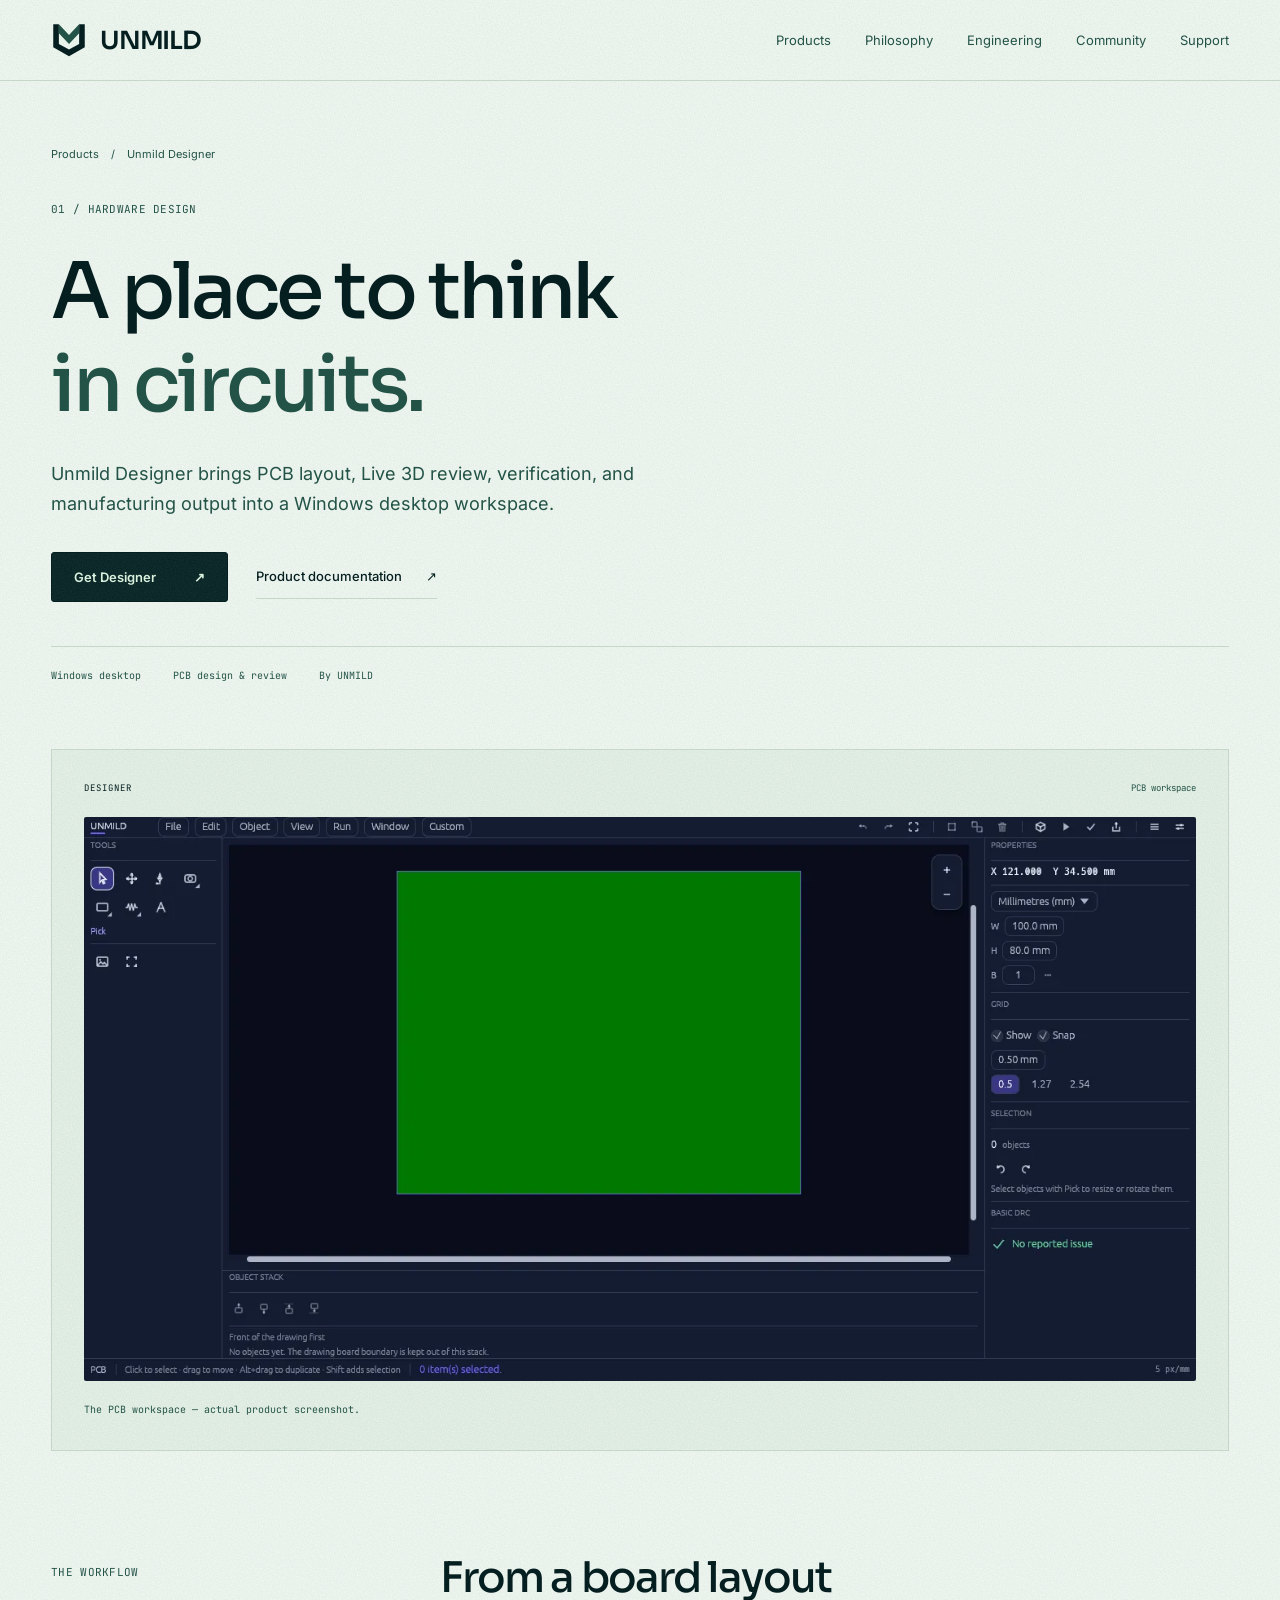
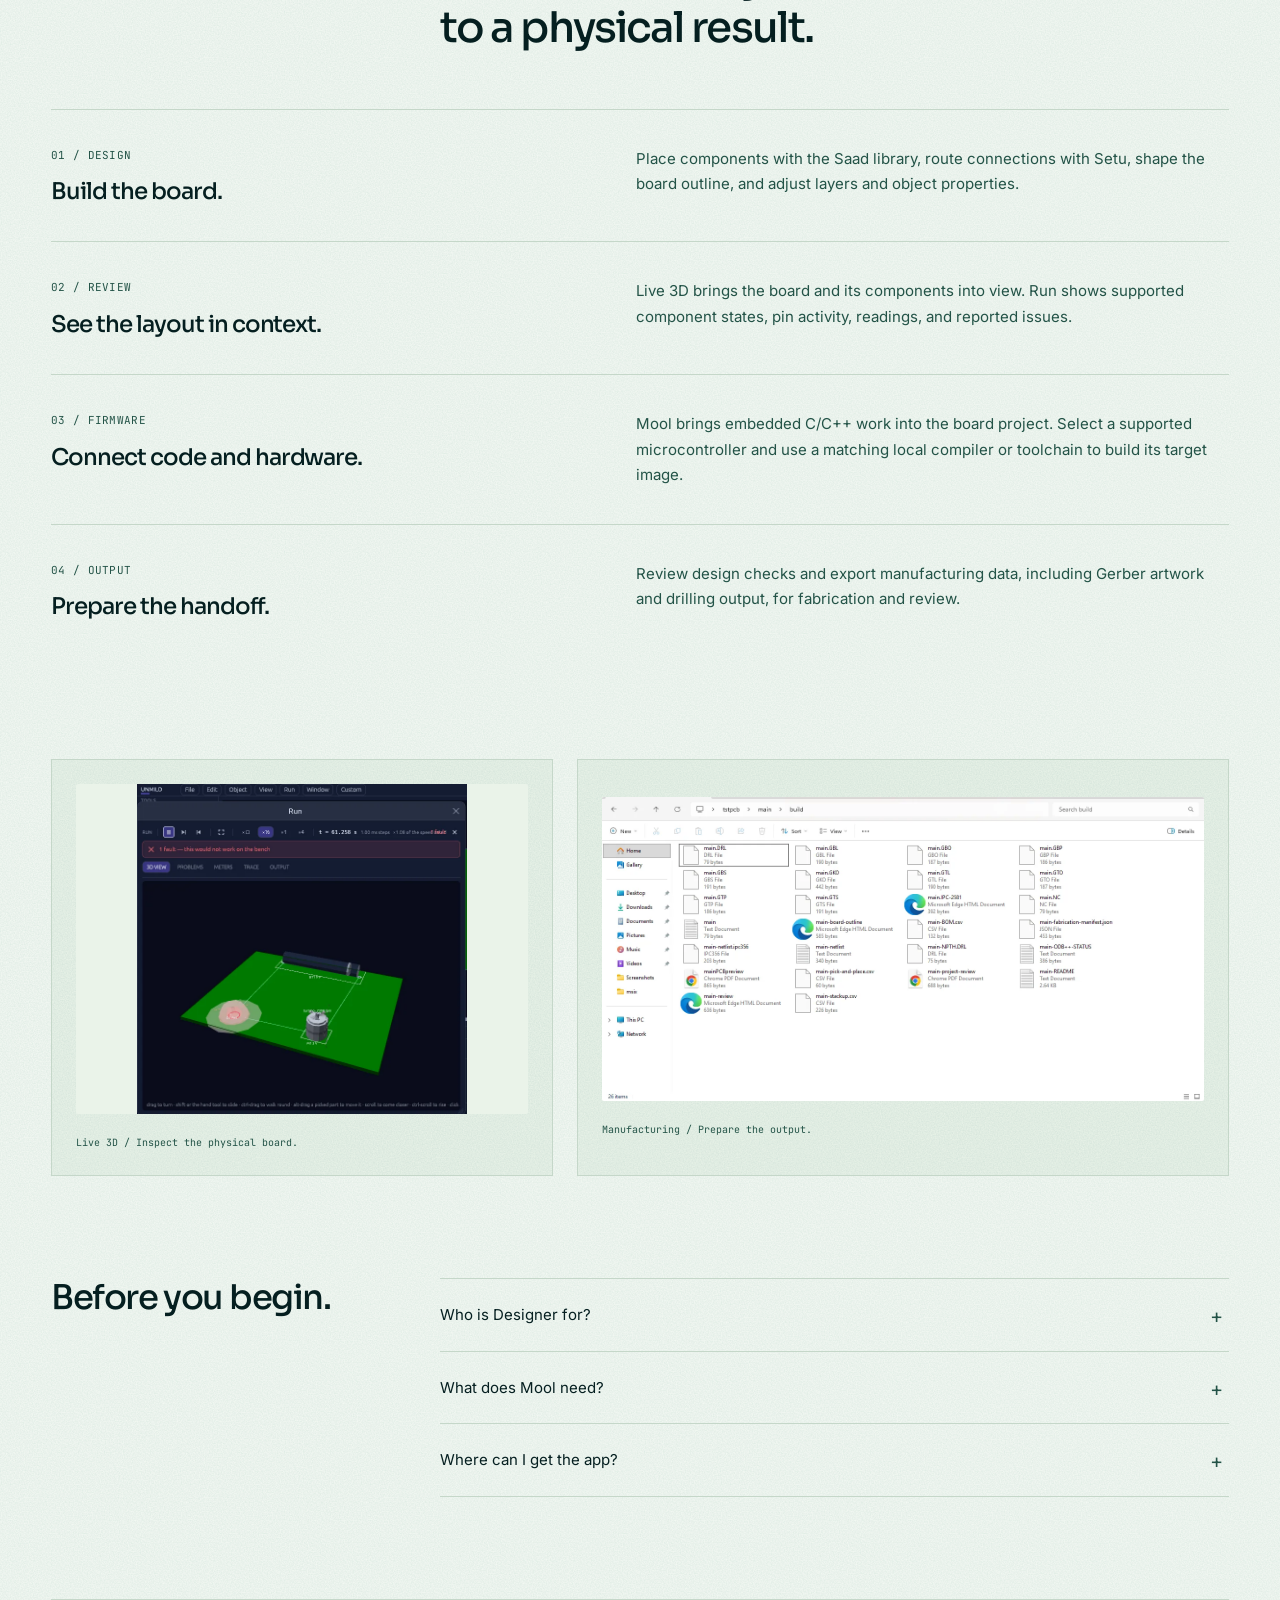
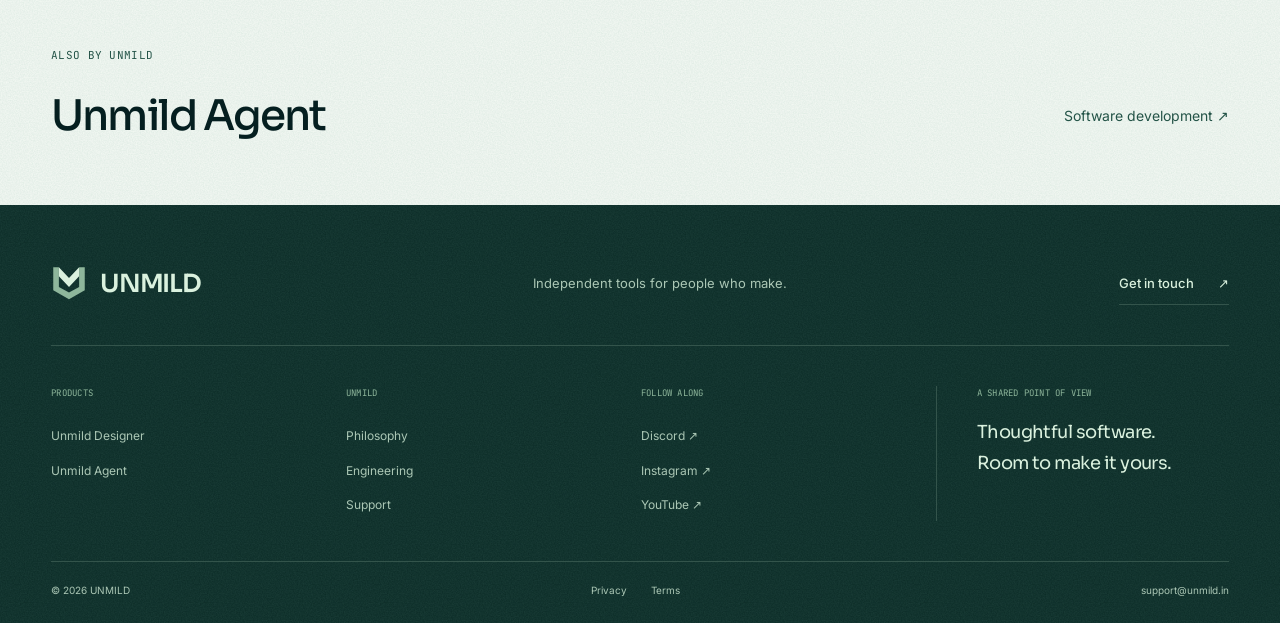
<file: designer.html>
<!doctype html>
<html lang="en">
<head>
  <meta charset="utf-8">
  <meta name="viewport" content="width=device-width, initial-scale=1">
  <title>Unmild Designer — PCB design by UNMILD</title>
  <meta name="description" content="A Windows workspace for PCB layout, Live 3D review, embedded firmware, and manufacturing output. Explore Unmild Designer.">
  <meta name="theme-color" content="#F5FAF4">
  <meta name="referrer" content="strict-origin-when-cross-origin">
  
  <link rel="canonical" href="https://unmild.in/designer.html">
  <link rel="icon" href="images/favicon.svg" type="image/svg+xml">
  <link rel="icon" href="images/favicon.ico" sizes="any">
  <link rel="apple-touch-icon" href="images/apple-touch-icon.png">
  <link rel="stylesheet" href="css/fonts.css">
  <link rel="stylesheet" href="css/style.css">
  <meta property="og:type" content="website">
  <meta property="og:site_name" content="UNMILD">
  <meta property="og:title" content="Unmild Designer — PCB design by UNMILD">
  <meta property="og:description" content="A Windows workspace for PCB layout, Live 3D review, embedded firmware, and manufacturing output. Explore Unmild Designer.">
  <meta property="og:url" content="https://unmild.in/designer.html">
  <meta property="og:image" content="https://unmild.in/images/og-image.png">
  <meta property="og:image:width" content="1200">
  <meta property="og:image:height" content="630">
  <meta property="og:image:alt" content="UNMILD — Build on your terms. Independent tools for people who make.">
  <meta name="twitter:card" content="summary_large_image">
  <script type="application/ld+json">{"@context": "https://schema.org", "@type": "SoftwareApplication", "name": "Unmild Designer", "url": "https://unmild.in/designer.html", "operatingSystem": "Windows", "applicationCategory": "DesignApplication", "description": "A Windows workspace for PCB layout, Live 3D review, embedded firmware, and manufacturing output. Explore Unmild Designer.", "publisher": {"@id": "https://unmild.in/#organization", "@type": "Organization", "name": "UNMILD", "url": "https://unmild.in/"}}</script>
  <script src="js/main.js" defer></script>
</head>
<body class="page-designer">
<a class="skip-link" href="#main">Skip to content</a>
<header class="site-header"><div class="container nav-inner">
  <a class="brand" href="index.html" aria-label="UNMILD home"><img src="images/brand/mark-light.svg" width="36" height="36" alt=""><span>UNMILD</span></a>
  <button class="nav-toggle" id="navToggle" aria-expanded="false" aria-controls="nav-links" aria-label="Open menu"><span>Menu</span><span class="menu-icon" aria-hidden="true">＋</span></button>
  <nav class="nav-links" id="nav-links" aria-label="Primary"><a href="index.html#products">Products</a><a href="about.html">Philosophy</a><a href="engineering.html">Engineering</a><a href="community.html">Community</a><a href="support.html">Support</a></nav>
</div></header>
<main id="main"><section class="container page-intro"><nav class="breadcrumb" aria-label="Breadcrumb"><a href="index.html#products">Products</a><span aria-hidden="true">/</span><span aria-current="page">Unmild Designer</span></nav><p class="eyebrow">01 / Hardware design</p><h1>A place to think<br><span>in circuits.</span></h1><p class="lede">Unmild Designer brings PCB layout, Live 3D review, verification, and manufacturing output into a Windows desktop workspace.</p><div class="actions"><a class="button" href="https://apps.microsoft.com/detail/9N8356C8128M">Get Designer <span aria-hidden="true">↗</span></a><a class="text-link" href="https://unmild.github.io/unmild-designer/">Product documentation <span aria-hidden="true">↗</span></a></div><div class="product-meta"><span>Windows desktop</span><span>PCB design &amp; review</span><span>By UNMILD</span></div></section>
<figure class="container wide-shot"><div class="visual-bar"><span>DESIGNER</span><span>PCB workspace</span></div><span class="media-frame" style="--media-ratio:1366/692"><img src="images/screens/ui_workspace.webp" width="1366" height="692" alt="Unmild Designer with a PCB canvas, layout toolbar, layers, and properties panel" fetchpriority="high"></span><figcaption>The PCB workspace — actual product screenshot.</figcaption></figure>
<section class="container section" id="overview"><div class="section-heading"><p class="eyebrow">The workflow</p><h2>From a board layout<br>to a physical result.</h2></div><article class="detail-row" id="design"><div><p class="eyebrow">01 / Design</p><h3>Build the board.</h3></div><p>Place components with the Saad library, route connections with Setu, shape the board outline, and adjust layers and object properties.</p></article><article class="detail-row" id="special-features"><div><p class="eyebrow">02 / Review</p><h3>See the layout in context.</h3></div><p>Live 3D brings the board and its components into view. Run shows supported component states, pin activity, readings, and reported issues.</p></article><article class="detail-row" id="mool"><div><p class="eyebrow">03 / Firmware</p><h3>Connect code and hardware.</h3></div><p>Mool brings embedded C/C++ work into the board project. Select a supported microcontroller and use a matching local compiler or toolchain to build its target image.</p></article><article class="detail-row" id="verify"><div><p class="eyebrow">04 / Output</p><h3>Prepare the handoff.</h3></div><p>Review design checks and export manufacturing data, including Gerber artwork and drilling output, for fabrication and review.</p></article></section>
<section class="container paired-shots" aria-label="Inside Designer"><figure><span class="media-frame" style="--media-ratio:686/688"><img src="images/screens/hero_run_3d.webp" width="686" height="688" alt="PCB with a battery, LED, and motor in Live 3D Run" loading="lazy"></span><figcaption>Live 3D / Inspect the physical board.</figcaption></figure><figure><span class="media-frame" style="--media-ratio:1366/690"><img src="images/screens/export_output.webp" width="1366" height="690" alt="Manufacturing export controls in Unmild Designer" loading="lazy"></span><figcaption>Manufacturing / Prepare the output.</figcaption></figure></section>
<section class="container section faq-layout" id="questions"><h2>Before you begin.</h2><div class="faq"><details><summary>Who is Designer for?</summary><p>People working on electronic hardware who want PCB design, physical review, and manufacturing output within a desktop project workflow.</p></details><details><summary>What does Mool need?</summary><p>A supported microcontroller in the project and the matching compiler or toolchain installed on your Windows machine. See the <a href="https://unmild.github.io/unmild-designer/">product documentation</a> for details.</p></details><details><summary>Where can I get the app?</summary><p>Designer is listed on <a href="https://apps.microsoft.com/detail/9N8356C8128M">Microsoft Store</a>. Check that listing for current pricing, availability, and system requirements.</p></details></div></section>
<section class="container next-product"><span class="eyebrow">Also by UNMILD</span><a href="agent.html"><h2>Unmild Agent</h2><span>Software development <span aria-hidden="true">↗</span></span></a></section>
</main>
<footer class="site-footer" id="support"><div class="container">
  <div class="footer-top"><a class="brand" href="index.html" aria-label="UNMILD home"><img src="images/brand/mark-dark.svg" width="36" height="36" alt=""><span>UNMILD</span></a><p>Independent tools for people who make.</p><a class="text-link" href="mailto:support@unmild.in">Get in touch <span aria-hidden="true">↗</span></a></div>
  <div class="footer-nav"><nav aria-label="Products"><span class="eyebrow">Products</span><a href="designer.html">Unmild Designer</a><a href="agent.html">Unmild Agent</a></nav><nav aria-label="UNMILD"><span class="eyebrow">UNMILD</span><a href="about.html">Philosophy</a><a href="engineering.html">Engineering</a><a href="support.html">Support</a></nav><nav aria-label="Social"><span class="eyebrow">Follow along</span><a href="https://discord.gg/b4xcwHEjq">Discord ↗</a><a href="https://www.instagram.com/_unmild">Instagram ↗</a><a href="https://www.youtube.com/@unmildx">YouTube ↗</a></nav><div class="footer-note"><span class="eyebrow">A shared point of view</span><p>Thoughtful software.<br>Room to make it yours.</p></div></div>
  <div class="footer-bottom"><span>© <span id="year">2026</span> UNMILD</span><nav aria-label="Legal"><a href="privacy.html">Privacy</a><a href="terms.html">Terms</a></nav><a href="mailto:support@unmild.in">support@unmild.in</a></div>
</div></footer>
</body>
</html>
</file>
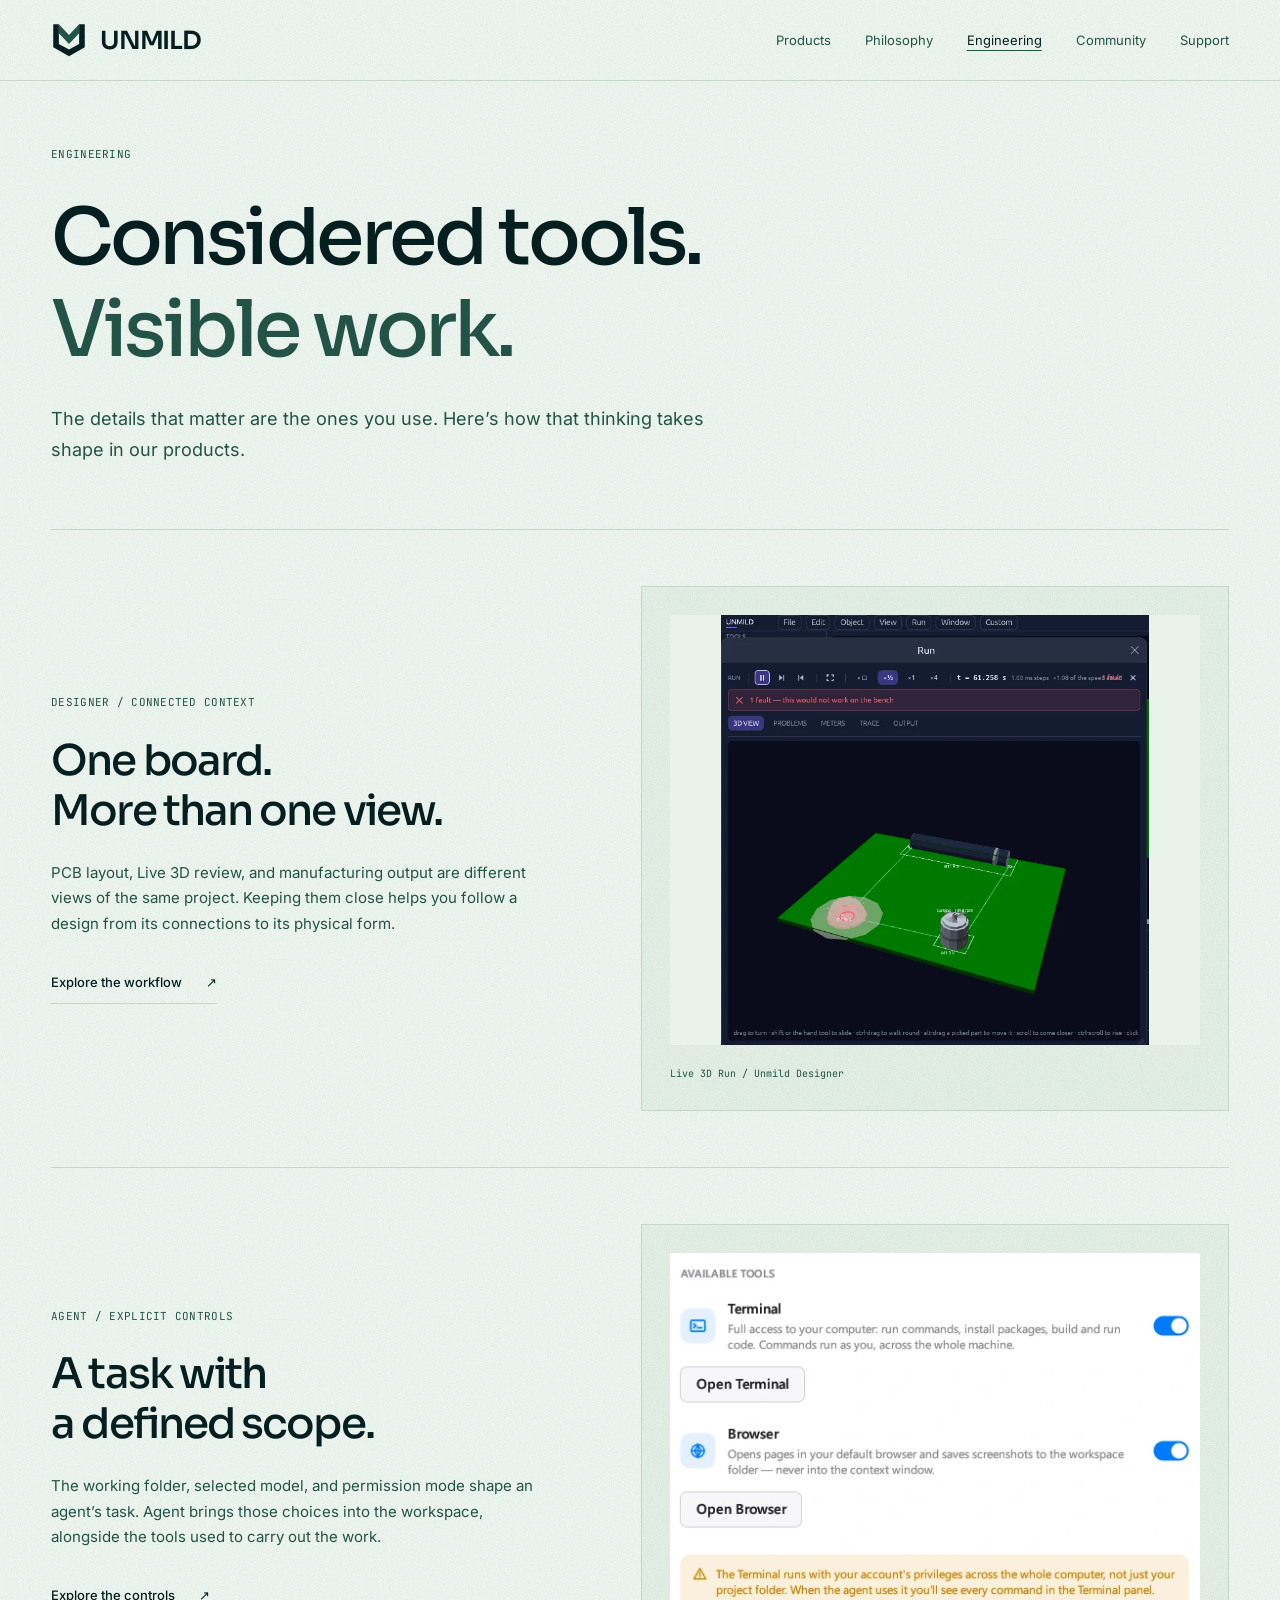
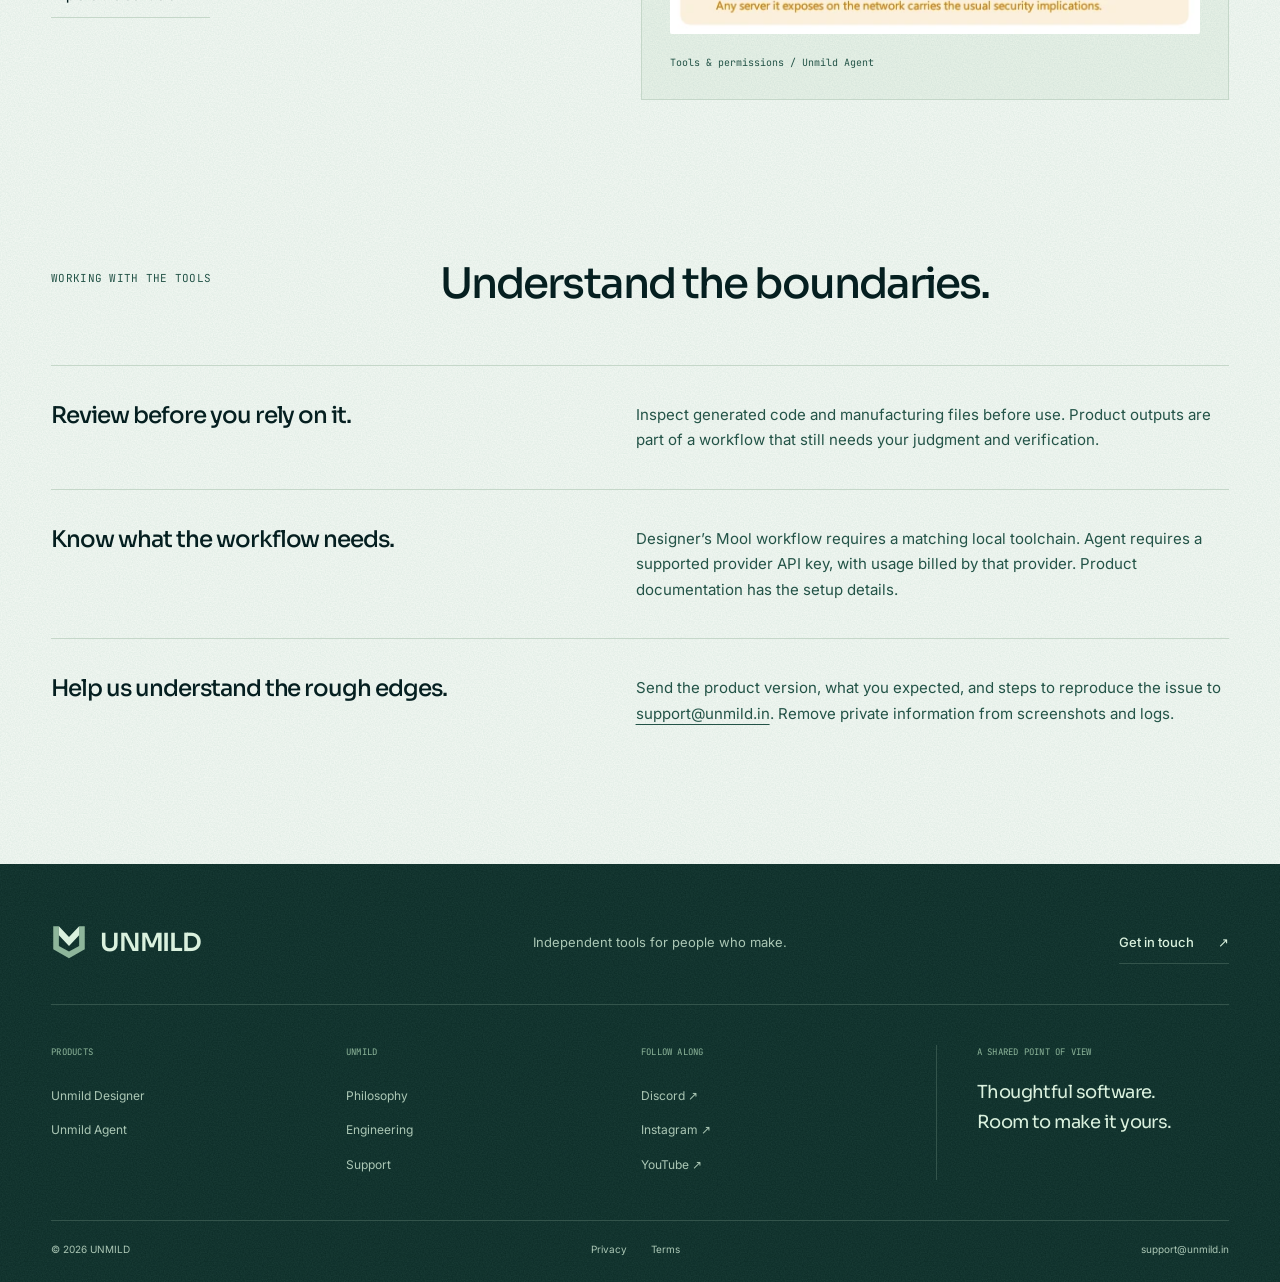
<file: engineering.html>
<!doctype html>
<html lang="en">
<head>
  <meta charset="utf-8">
  <meta name="viewport" content="width=device-width, initial-scale=1">
  <title>Engineering — UNMILD</title>
  <meta name="description" content="Explore the practical decisions behind Unmild Designer and Unmild Agent: connected workflows, visible results, and considered controls.">
  <meta name="theme-color" content="#F5FAF4">
  <meta name="referrer" content="strict-origin-when-cross-origin">
  
  <link rel="canonical" href="https://unmild.in/engineering.html">
  <link rel="icon" href="images/favicon.svg" type="image/svg+xml">
  <link rel="icon" href="images/favicon.ico" sizes="any">
  <link rel="apple-touch-icon" href="images/apple-touch-icon.png">
  <link rel="stylesheet" href="css/fonts.css">
  <link rel="stylesheet" href="css/style.css">
  <meta property="og:type" content="website">
  <meta property="og:site_name" content="UNMILD">
  <meta property="og:title" content="Engineering — UNMILD">
  <meta property="og:description" content="Explore the practical decisions behind Unmild Designer and Unmild Agent: connected workflows, visible results, and considered controls.">
  <meta property="og:url" content="https://unmild.in/engineering.html">
  <meta property="og:image" content="https://unmild.in/images/og-image.png">
  <meta property="og:image:width" content="1200">
  <meta property="og:image:height" content="630">
  <meta property="og:image:alt" content="UNMILD — Build on your terms. Independent tools for people who make.">
  <meta name="twitter:card" content="summary_large_image">
  <script type="application/ld+json">{"@context": "https://schema.org", "@type": "Organization", "@id": "https://unmild.in/#organization", "name": "UNMILD", "url": "https://unmild.in/", "logo": "https://unmild.in/images/brand/mark-primary.svg", "email": "support@unmild.in", "sameAs": ["https://discord.gg/b4xcwHEjq", "https://www.instagram.com/_unmild", "https://www.youtube.com/@unmildx"]}</script>
  <script src="js/main.js" defer></script>
</head>
<body class="page-engineering">
<a class="skip-link" href="#main">Skip to content</a>
<header class="site-header"><div class="container nav-inner">
  <a class="brand" href="index.html" aria-label="UNMILD home"><img src="images/brand/mark-light.svg" width="36" height="36" alt=""><span>UNMILD</span></a>
  <button class="nav-toggle" id="navToggle" aria-expanded="false" aria-controls="nav-links" aria-label="Open menu"><span>Menu</span><span class="menu-icon" aria-hidden="true">＋</span></button>
  <nav class="nav-links" id="nav-links" aria-label="Primary"><a href="index.html#products">Products</a><a href="about.html">Philosophy</a><a href="engineering.html" aria-current="page">Engineering</a><a href="community.html">Community</a><a href="support.html">Support</a></nav>
</div></header>
<main id="main"><section class="container page-intro"><p class="eyebrow">Engineering</p><h1>Considered tools.<br><span>Visible work.</span></h1><p class="lede">The details that matter are the ones you use. Here’s how that thinking takes shape in our products.</p></section>
<section class="container engineering-feature"><div><p class="eyebrow">Designer / Connected context</p><h2>One board.<br>More than one view.</h2><p>PCB layout, Live 3D review, and manufacturing output are different views of the same project. Keeping them close helps you follow a design from its connections to its physical form.</p><a class="text-link" href="designer.html#overview">Explore the workflow <span aria-hidden="true">↗</span></a></div><figure><span class="media-frame" style="--media-ratio:686/688"><img src="images/screens/hero_run_3d.webp" width="686" height="688" alt="Designer’s Live 3D Run view with a board and components" loading="lazy"></span><figcaption>Live 3D Run / Unmild Designer</figcaption></figure></section>
<section class="container engineering-feature"><div><p class="eyebrow">Agent / Explicit controls</p><h2>A task with<br>a defined scope.</h2><p>The working folder, selected model, and permission mode shape an agent’s task. Agent brings those choices into the workspace, alongside the tools used to carry out the work.</p><a class="text-link" href="agent.html#permissions">Explore the controls <span aria-hidden="true">↗</span></a></div><figure><span class="media-frame" style="--media-ratio:542/390"><img src="images/agent/tools.webp" width="542" height="390" alt="Agent’s terminal and browser tool settings" loading="lazy"></span><figcaption>Tools &amp; permissions / Unmild Agent</figcaption></figure></section>
<section class="container section"><div class="section-heading"><p class="eyebrow">Working with the tools</p><h2>Understand the boundaries.</h2></div><article class="detail-row"><h3>Review before you rely on it.</h3><p>Inspect generated code and manufacturing files before use. Product outputs are part of a workflow that still needs your judgment and verification.</p></article><article class="detail-row"><h3>Know what the workflow needs.</h3><p>Designer’s Mool workflow requires a matching local toolchain. Agent requires a supported provider API key, with usage billed by that provider. Product documentation has the setup details.</p></article><article class="detail-row"><h3>Help us understand the rough edges.</h3><p>Send the product version, what you expected, and steps to reproduce the issue to <a href="mailto:support@unmild.in">support@unmild.in</a>. Remove private information from screenshots and logs.</p></article></section>
</main>
<footer class="site-footer" id="support"><div class="container">
  <div class="footer-top"><a class="brand" href="index.html" aria-label="UNMILD home"><img src="images/brand/mark-dark.svg" width="36" height="36" alt=""><span>UNMILD</span></a><p>Independent tools for people who make.</p><a class="text-link" href="mailto:support@unmild.in">Get in touch <span aria-hidden="true">↗</span></a></div>
  <div class="footer-nav"><nav aria-label="Products"><span class="eyebrow">Products</span><a href="designer.html">Unmild Designer</a><a href="agent.html">Unmild Agent</a></nav><nav aria-label="UNMILD"><span class="eyebrow">UNMILD</span><a href="about.html">Philosophy</a><a href="engineering.html">Engineering</a><a href="support.html">Support</a></nav><nav aria-label="Social"><span class="eyebrow">Follow along</span><a href="https://discord.gg/b4xcwHEjq">Discord ↗</a><a href="https://www.instagram.com/_unmild">Instagram ↗</a><a href="https://www.youtube.com/@unmildx">YouTube ↗</a></nav><div class="footer-note"><span class="eyebrow">A shared point of view</span><p>Thoughtful software.<br>Room to make it yours.</p></div></div>
  <div class="footer-bottom"><span>© <span id="year">2026</span> UNMILD</span><nav aria-label="Legal"><a href="privacy.html">Privacy</a><a href="terms.html">Terms</a></nav><a href="mailto:support@unmild.in">support@unmild.in</a></div>
</div></footer>
</body>
</html>
</file>
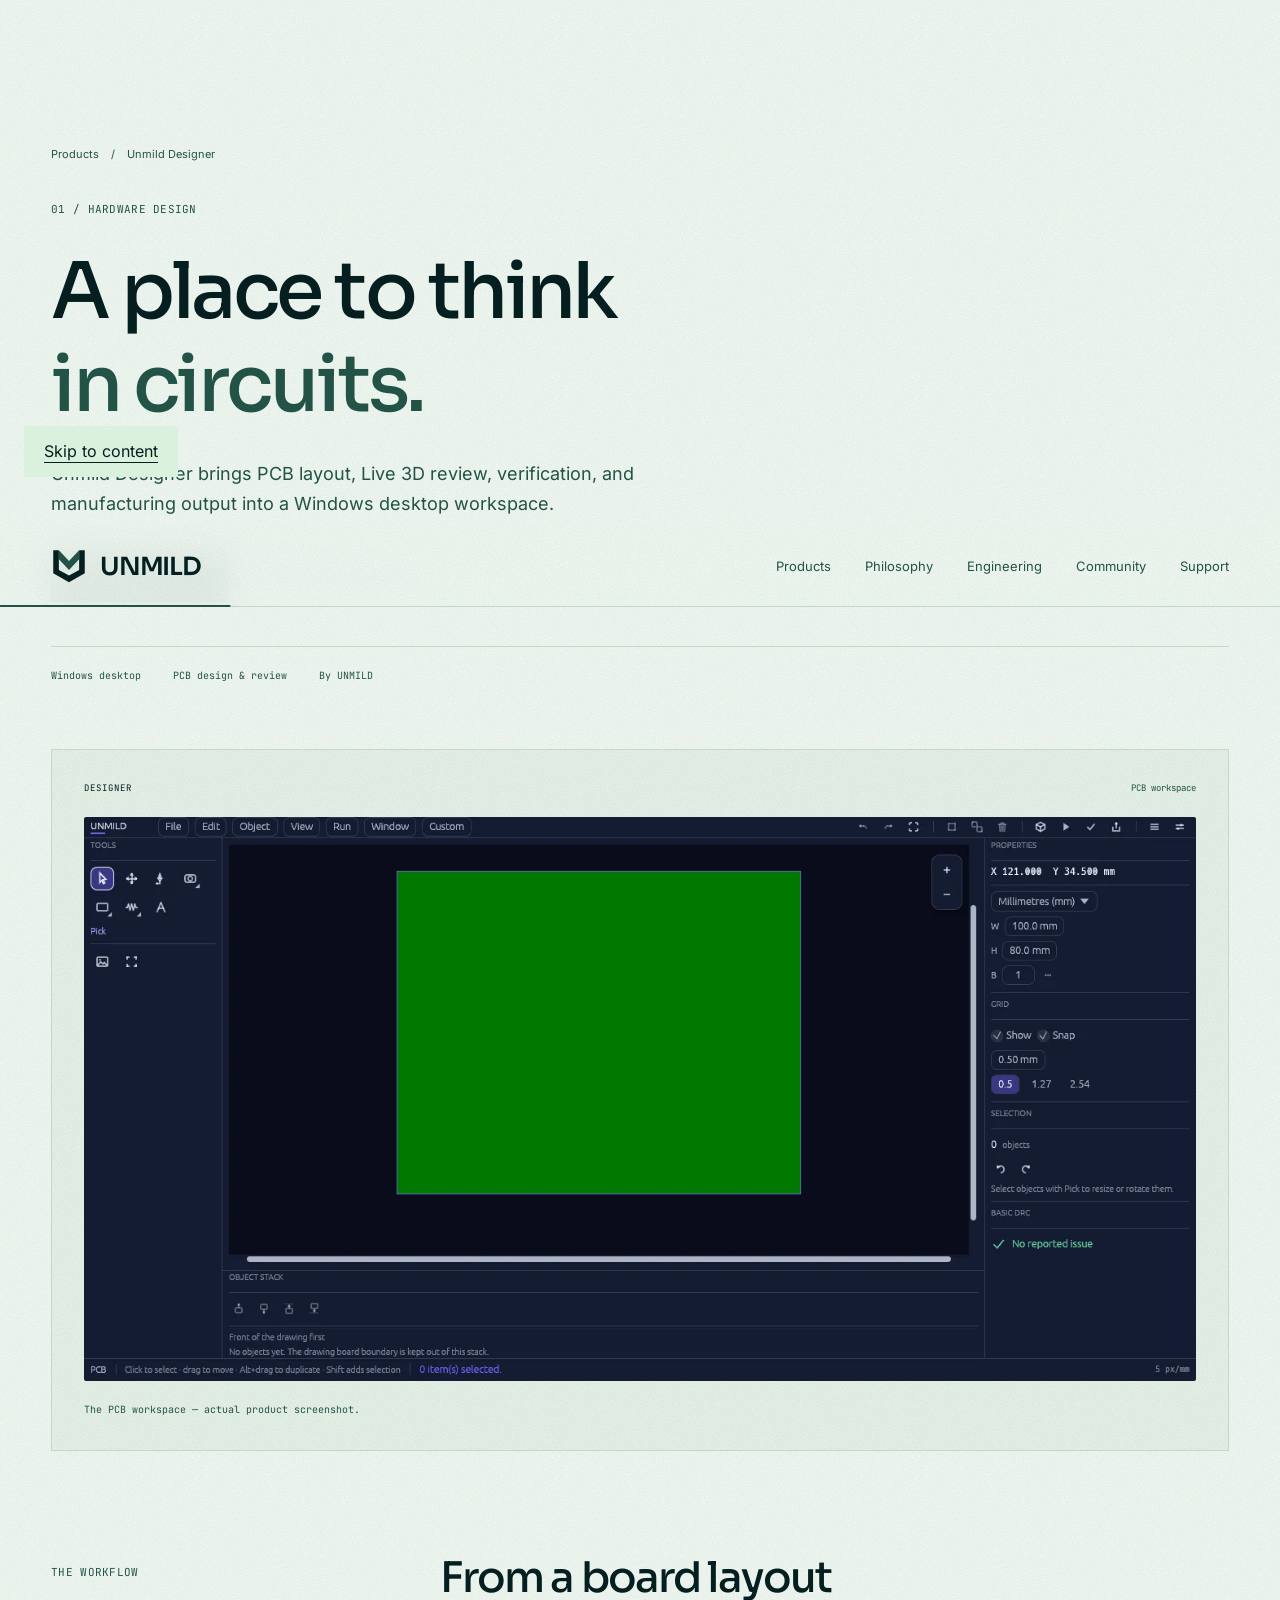
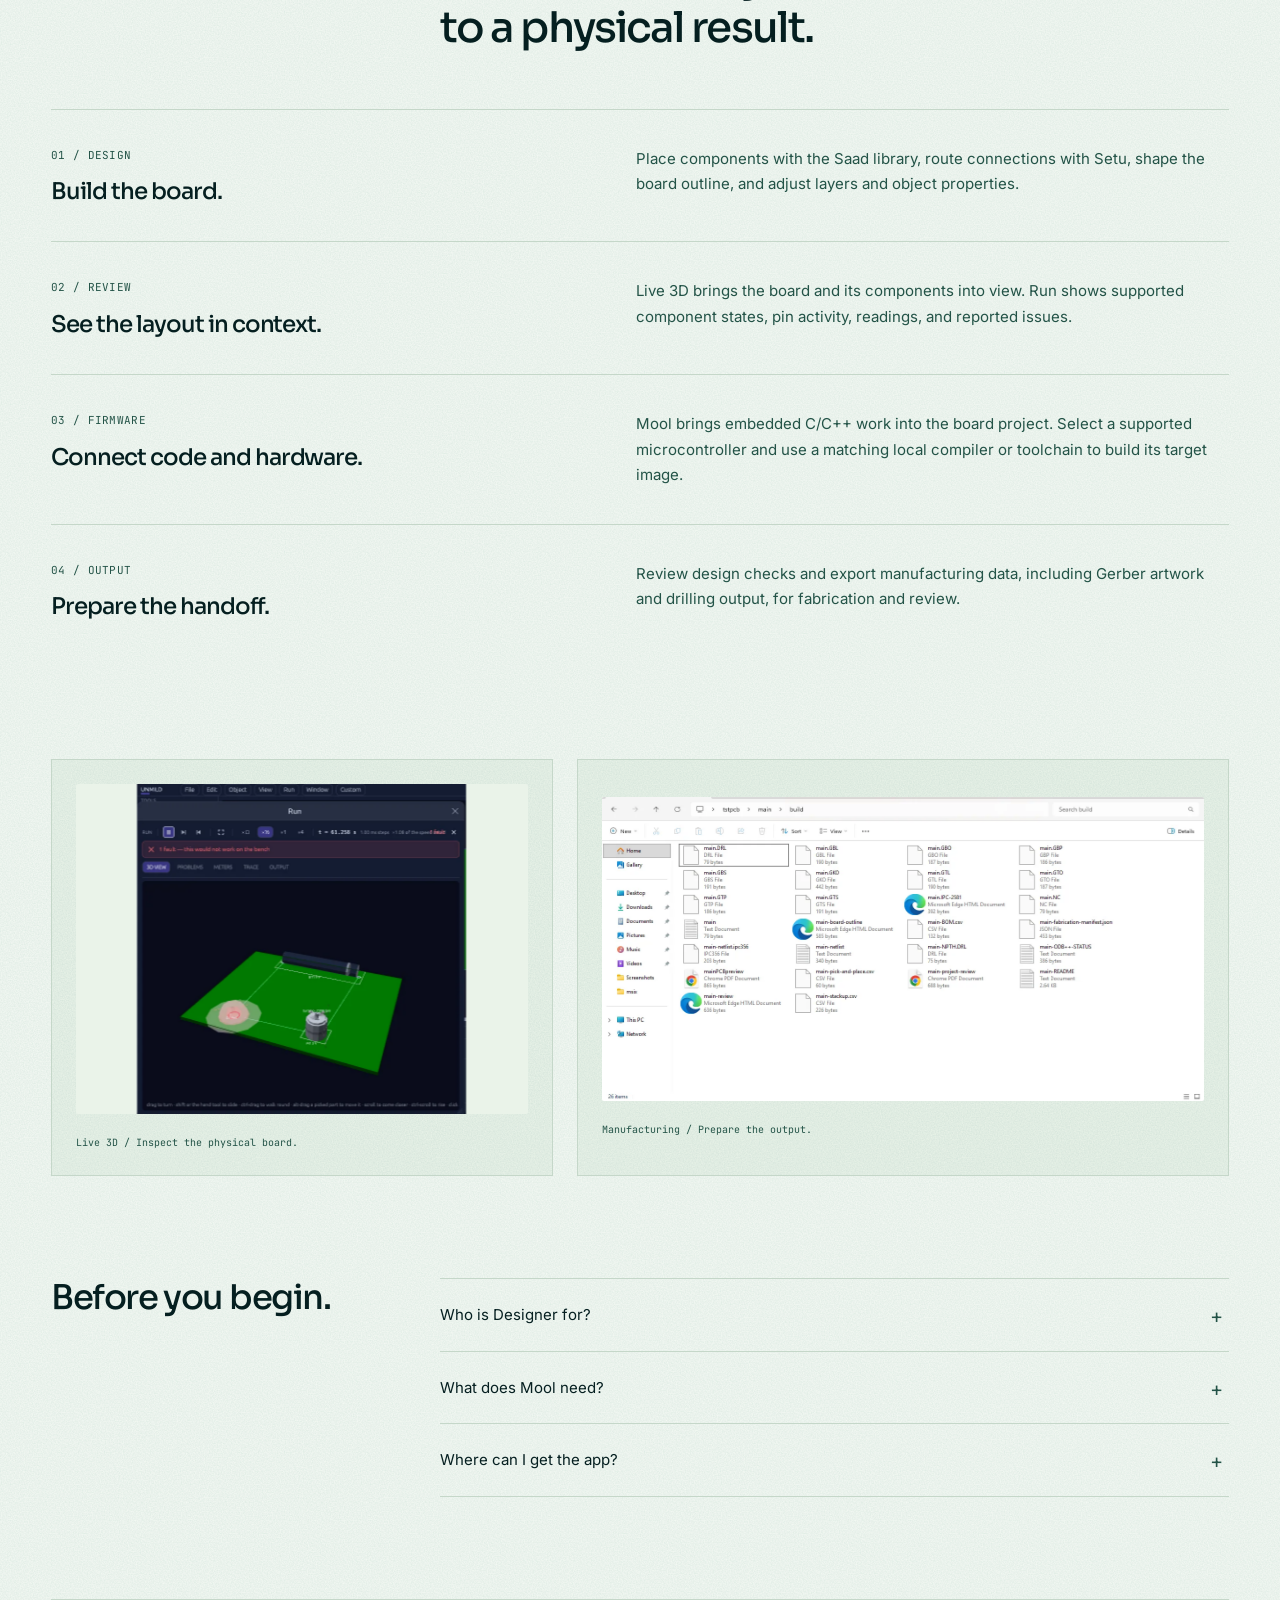
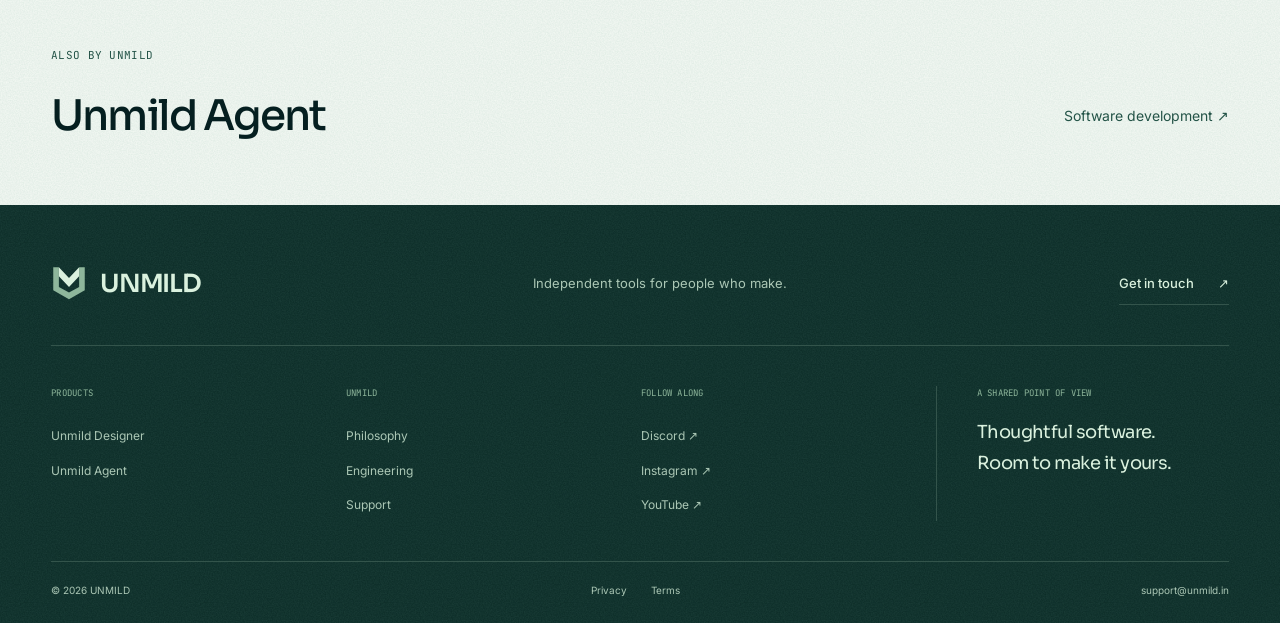
<file: features.html>
<!doctype html>
<html lang="en"><head><meta charset="utf-8"><meta name="viewport" content="width=device-width, initial-scale=1"><meta http-equiv="refresh" content="0; url=designer.html#overview"><link rel="canonical" href="https://unmild.in/designer.html"><meta name="robots" content="noindex"><title>Designer features — UNMILD</title><link rel="stylesheet" href="css/fonts.css"><link rel="stylesheet" href="css/style.css"></head><body><main class="container page-intro"><h1>Designer features</h1><p><a href="designer.html#overview">Continue to the Designer overview →</a></p></main></body></html>
</file>
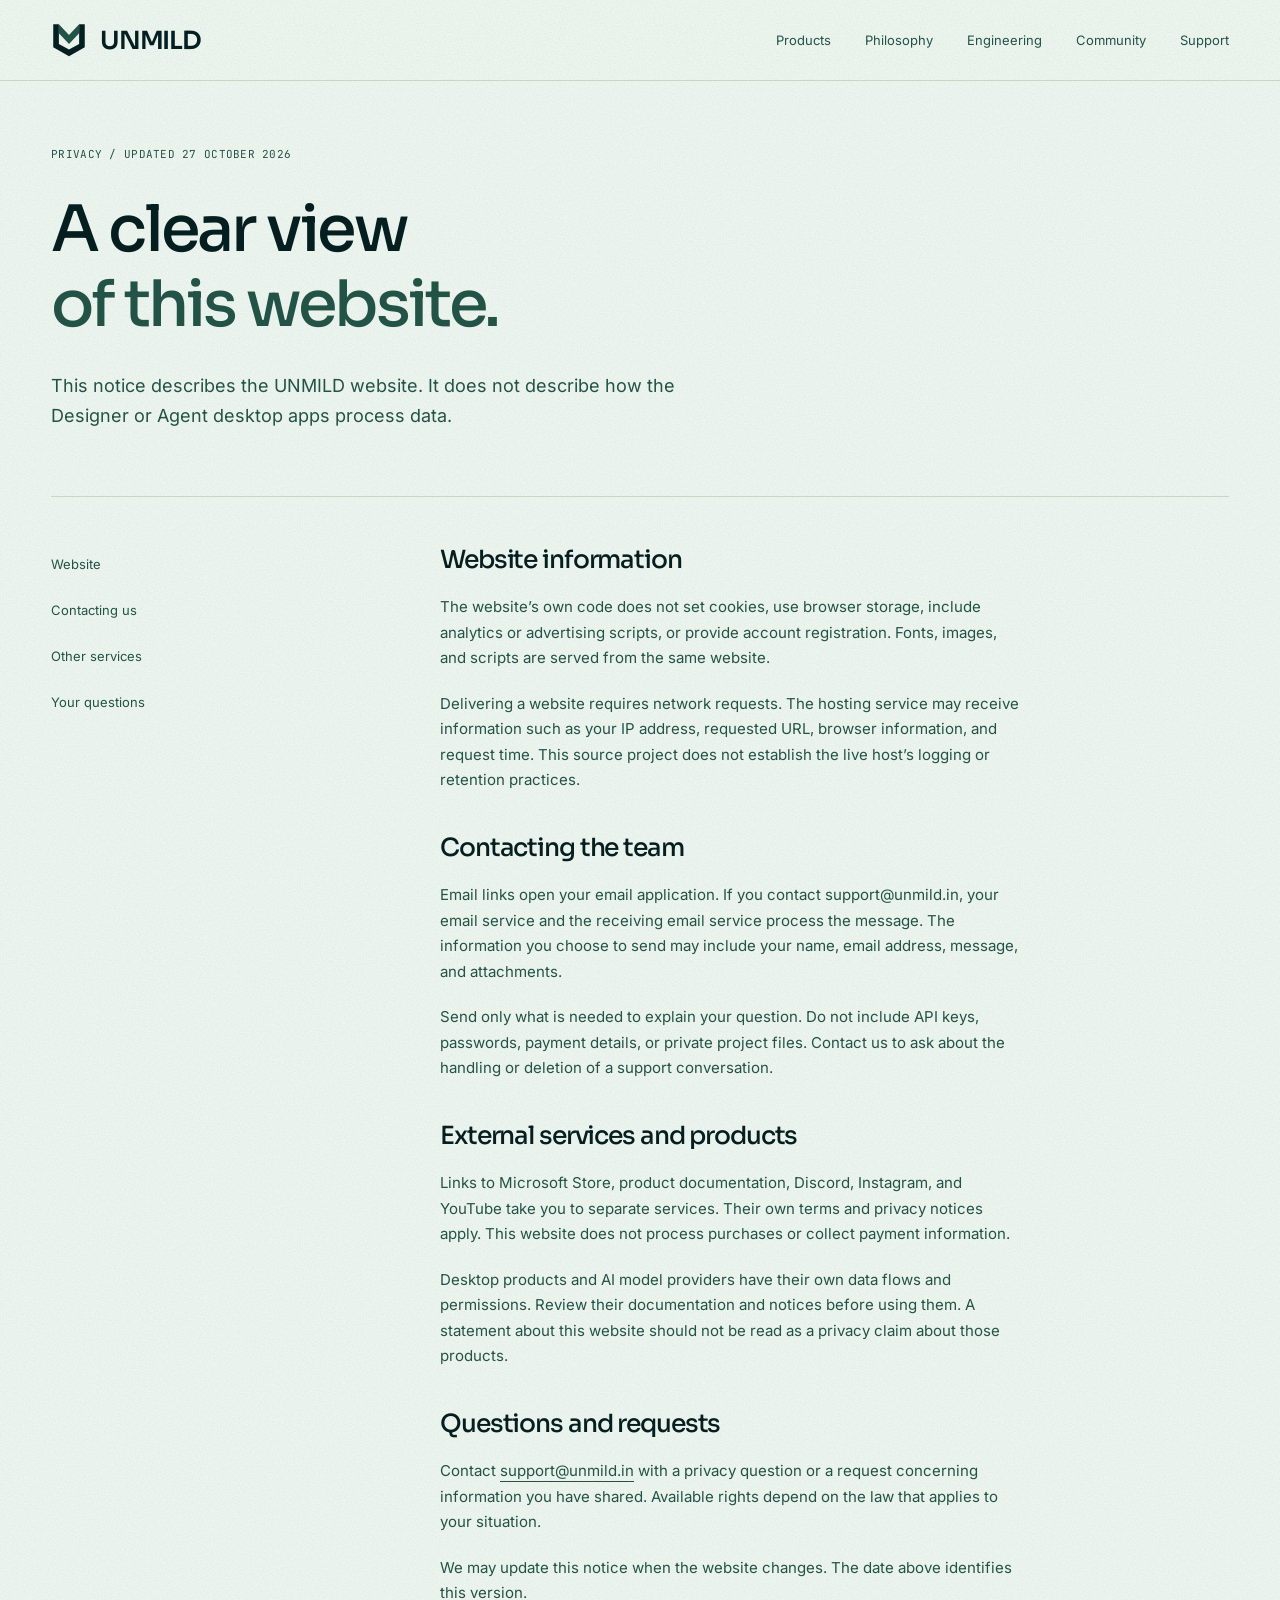
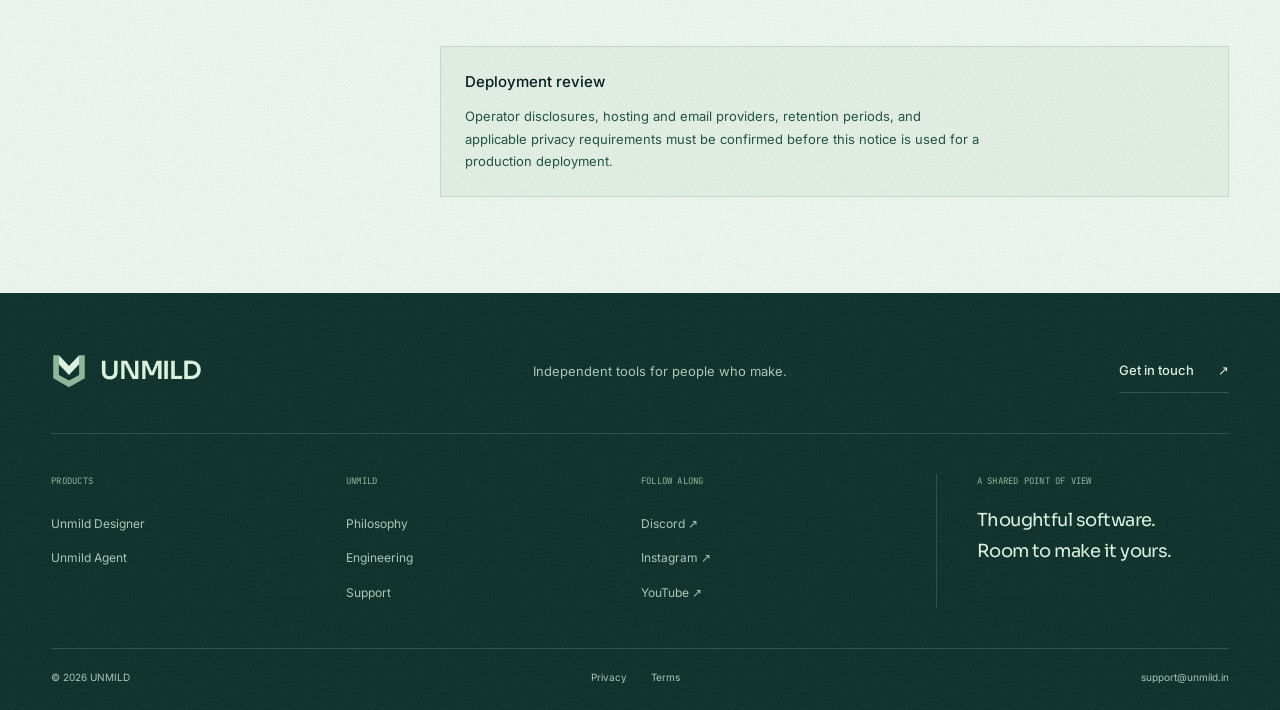
<file: privacy.html>
<!doctype html>
<html lang="en">
<head>
  <meta charset="utf-8">
  <meta name="viewport" content="width=device-width, initial-scale=1">
  <title>Privacy — UNMILD</title>
  <meta name="description" content="How this UNMILD website handles information, local assets, external links, and support enquiries.">
  <meta name="theme-color" content="#F5FAF4">
  <meta name="referrer" content="strict-origin-when-cross-origin">
  
  <link rel="canonical" href="https://unmild.in/privacy.html">
  <link rel="icon" href="images/favicon.svg" type="image/svg+xml">
  <link rel="icon" href="images/favicon.ico" sizes="any">
  <link rel="apple-touch-icon" href="images/apple-touch-icon.png">
  <link rel="stylesheet" href="css/fonts.css">
  <link rel="stylesheet" href="css/style.css">
  <meta property="og:type" content="website">
  <meta property="og:site_name" content="UNMILD">
  <meta property="og:title" content="Privacy — UNMILD">
  <meta property="og:description" content="How this UNMILD website handles information, local assets, external links, and support enquiries.">
  <meta property="og:url" content="https://unmild.in/privacy.html">
  <meta property="og:image" content="https://unmild.in/images/og-image.png">
  <meta property="og:image:width" content="1200">
  <meta property="og:image:height" content="630">
  <meta property="og:image:alt" content="UNMILD — Build on your terms. Independent tools for people who make.">
  <meta name="twitter:card" content="summary_large_image">
  <script type="application/ld+json">{"@context": "https://schema.org", "@type": "Organization", "@id": "https://unmild.in/#organization", "name": "UNMILD", "url": "https://unmild.in/", "logo": "https://unmild.in/images/brand/mark-primary.svg", "email": "support@unmild.in", "sameAs": ["https://discord.gg/b4xcwHEjq", "https://www.instagram.com/_unmild", "https://www.youtube.com/@unmildx"]}</script>
  <script src="js/main.js" defer></script>
</head>
<body class="page-privacy">
<a class="skip-link" href="#main">Skip to content</a>
<header class="site-header"><div class="container nav-inner">
  <a class="brand" href="index.html" aria-label="UNMILD home"><img src="images/brand/mark-light.svg" width="36" height="36" alt=""><span>UNMILD</span></a>
  <button class="nav-toggle" id="navToggle" aria-expanded="false" aria-controls="nav-links" aria-label="Open menu"><span>Menu</span><span class="menu-icon" aria-hidden="true">＋</span></button>
  <nav class="nav-links" id="nav-links" aria-label="Primary"><a href="index.html#products">Products</a><a href="about.html">Philosophy</a><a href="engineering.html">Engineering</a><a href="community.html">Community</a><a href="support.html">Support</a></nav>
</div></header>
<main id="main"><section class="container page-intro legal-intro"><p class="eyebrow">Privacy / Updated 27 October 2026</p><h1>A clear view<br><span>of this website.</span></h1><p class="lede">This notice describes the UNMILD website. It does not describe how the Designer or Agent desktop apps process data.</p></section>
<div class="container legal-layout"><nav class="legal-nav" aria-label="On this page"><a href="#website">Website</a><a href="#contact">Contacting us</a><a href="#services">Other services</a><a href="#questions">Your questions</a></nav><div class="legal-copy"><section id="website"><h2>Website information</h2><p>The website’s own code does not set cookies, use browser storage, include analytics or advertising scripts, or provide account registration. Fonts, images, and scripts are served from the same website.</p><p>Delivering a website requires network requests. The hosting service may receive information such as your IP address, requested URL, browser information, and request time. This source project does not establish the live host’s logging or retention practices.</p></section><section id="contact"><h2>Contacting the team</h2><p>Email links open your email application. If you contact support@unmild.in, your email service and the receiving email service process the message. The information you choose to send may include your name, email address, message, and attachments.</p><p>Send only what is needed to explain your question. Do not include API keys, passwords, payment details, or private project files. Contact us to ask about the handling or deletion of a support conversation.</p></section><section id="services"><h2>External services and products</h2><p>Links to Microsoft Store, product documentation, Discord, Instagram, and YouTube take you to separate services. Their own terms and privacy notices apply. This website does not process purchases or collect payment information.</p><p>Desktop products and AI model providers have their own data flows and permissions. Review their documentation and notices before using them. A statement about this website should not be read as a privacy claim about those products.</p></section><section id="questions"><h2>Questions and requests</h2><p>Contact <a href="mailto:support@unmild.in?subject=Privacy%20question">support@unmild.in</a> with a privacy question or a request concerning information you have shared. Available rights depend on the law that applies to your situation.</p><p>We may update this notice when the website changes. The date above identifies this version.</p></section><aside class="review-note"><h2>Deployment review</h2><p>Operator disclosures, hosting and email providers, retention periods, and applicable privacy requirements must be confirmed before this notice is used for a production deployment.</p></aside></div></div>
</main>
<footer class="site-footer" id="support"><div class="container">
  <div class="footer-top"><a class="brand" href="index.html" aria-label="UNMILD home"><img src="images/brand/mark-dark.svg" width="36" height="36" alt=""><span>UNMILD</span></a><p>Independent tools for people who make.</p><a class="text-link" href="mailto:support@unmild.in">Get in touch <span aria-hidden="true">↗</span></a></div>
  <div class="footer-nav"><nav aria-label="Products"><span class="eyebrow">Products</span><a href="designer.html">Unmild Designer</a><a href="agent.html">Unmild Agent</a></nav><nav aria-label="UNMILD"><span class="eyebrow">UNMILD</span><a href="about.html">Philosophy</a><a href="engineering.html">Engineering</a><a href="support.html">Support</a></nav><nav aria-label="Social"><span class="eyebrow">Follow along</span><a href="https://discord.gg/b4xcwHEjq">Discord ↗</a><a href="https://www.instagram.com/_unmild">Instagram ↗</a><a href="https://www.youtube.com/@unmildx">YouTube ↗</a></nav><div class="footer-note"><span class="eyebrow">A shared point of view</span><p>Thoughtful software.<br>Room to make it yours.</p></div></div>
  <div class="footer-bottom"><span>© <span id="year">2026</span> UNMILD</span><nav aria-label="Legal"><a href="privacy.html">Privacy</a><a href="terms.html">Terms</a></nav><a href="mailto:support@unmild.in">support@unmild.in</a></div>
</div></footer>
</body>
</html>
</file>
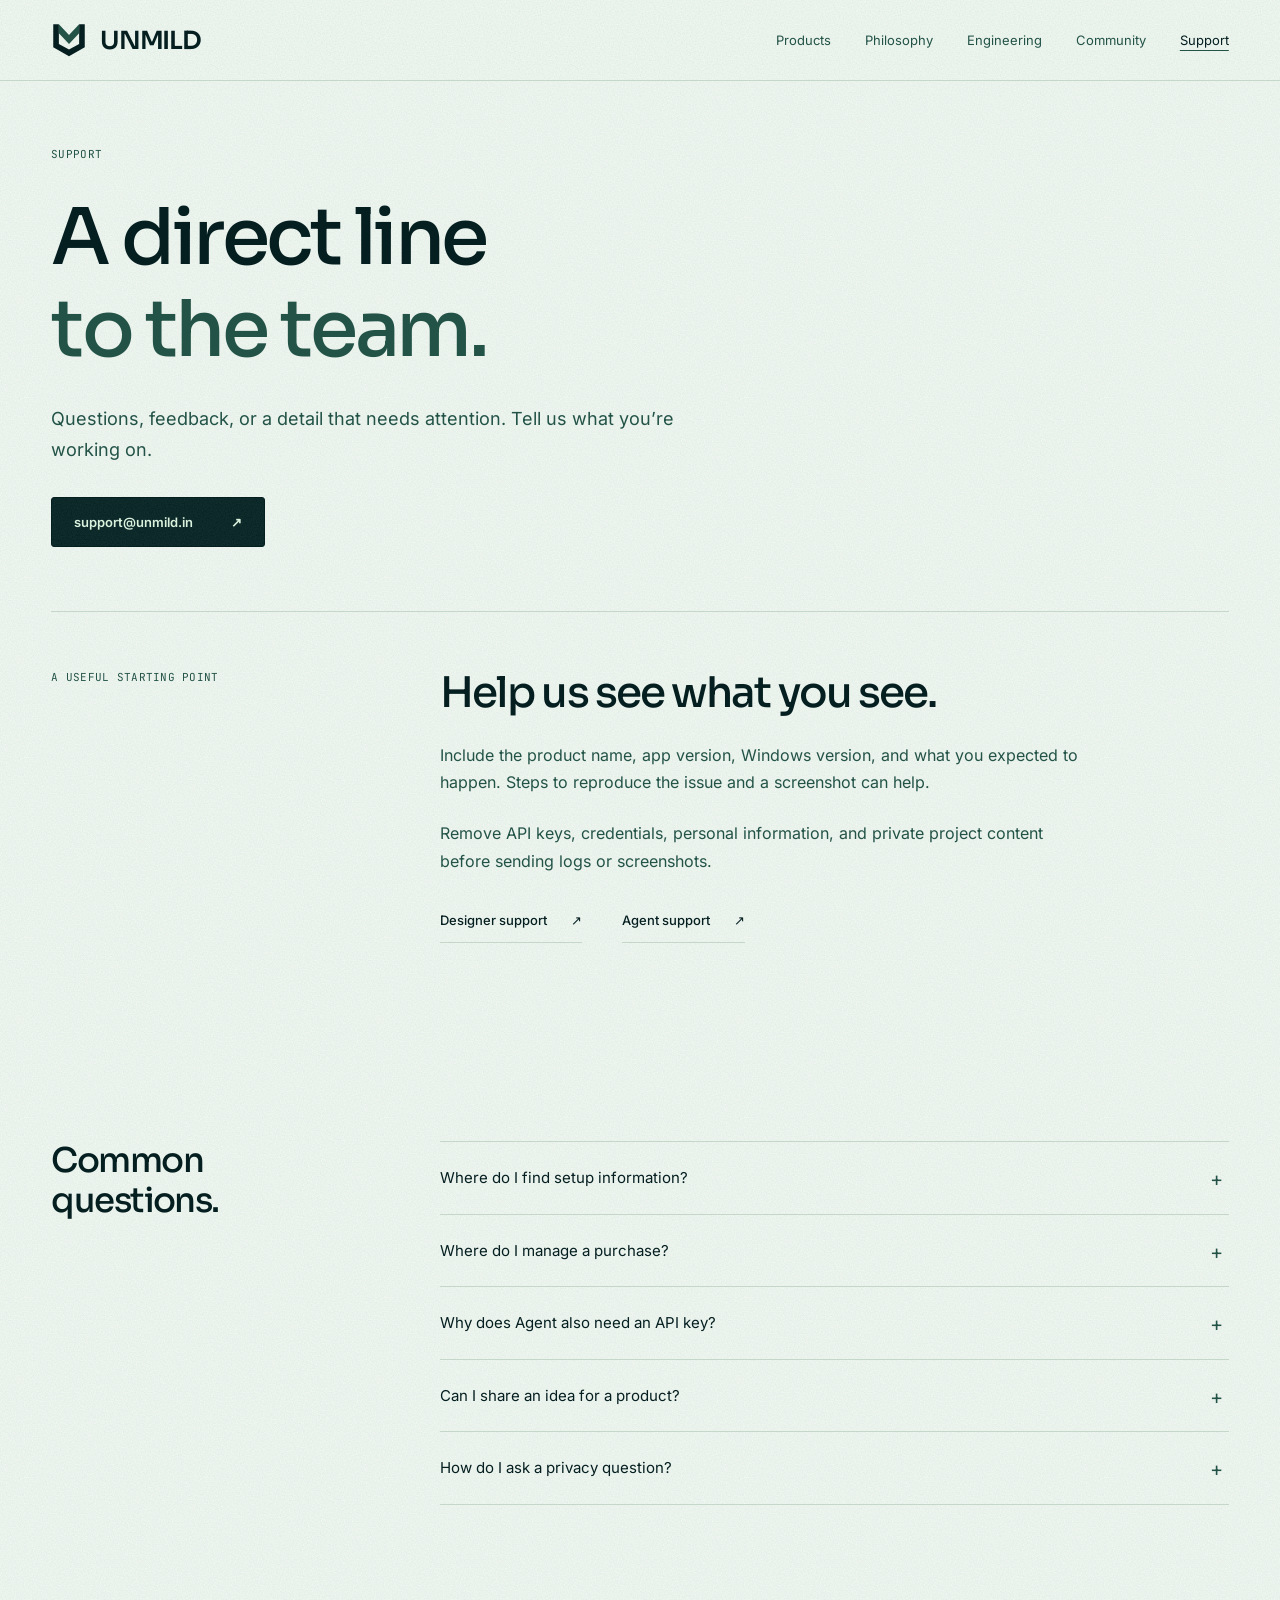
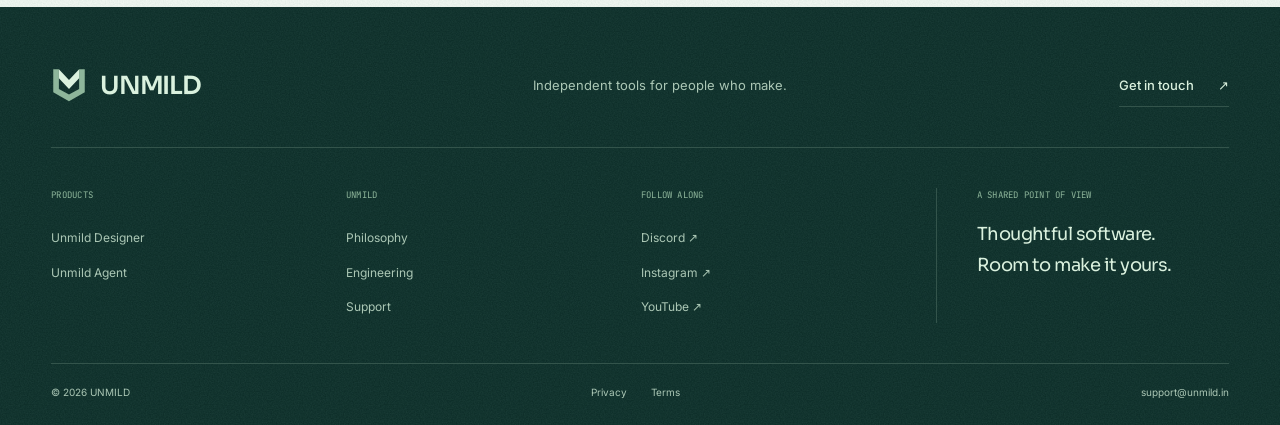
<file: support.html>
<!doctype html>
<html lang="en">
<head>
  <meta charset="utf-8">
  <meta name="viewport" content="width=device-width, initial-scale=1">
  <title>Support — UNMILD</title>
  <meta name="description" content="Get help with Unmild Designer and Unmild Agent. Contact support@unmild.in for product questions, installation help, and feedback.">
  <meta name="theme-color" content="#F5FAF4">
  <meta name="referrer" content="strict-origin-when-cross-origin">
  
  <link rel="canonical" href="https://unmild.in/support.html">
  <link rel="icon" href="images/favicon.svg" type="image/svg+xml">
  <link rel="icon" href="images/favicon.ico" sizes="any">
  <link rel="apple-touch-icon" href="images/apple-touch-icon.png">
  <link rel="stylesheet" href="css/fonts.css">
  <link rel="stylesheet" href="css/style.css">
  <meta property="og:type" content="website">
  <meta property="og:site_name" content="UNMILD">
  <meta property="og:title" content="Support — UNMILD">
  <meta property="og:description" content="Get help with Unmild Designer and Unmild Agent. Contact support@unmild.in for product questions, installation help, and feedback.">
  <meta property="og:url" content="https://unmild.in/support.html">
  <meta property="og:image" content="https://unmild.in/images/og-image.png">
  <meta property="og:image:width" content="1200">
  <meta property="og:image:height" content="630">
  <meta property="og:image:alt" content="UNMILD — Build on your terms. Independent tools for people who make.">
  <meta name="twitter:card" content="summary_large_image">
  <script type="application/ld+json">{"@context": "https://schema.org", "@type": "Organization", "@id": "https://unmild.in/#organization", "name": "UNMILD", "url": "https://unmild.in/", "logo": "https://unmild.in/images/brand/mark-primary.svg", "email": "support@unmild.in", "sameAs": ["https://discord.gg/b4xcwHEjq", "https://www.instagram.com/_unmild", "https://www.youtube.com/@unmildx"]}</script>
  <script src="js/main.js" defer></script>
</head>
<body class="page-support">
<a class="skip-link" href="#main">Skip to content</a>
<header class="site-header"><div class="container nav-inner">
  <a class="brand" href="index.html" aria-label="UNMILD home"><img src="images/brand/mark-light.svg" width="36" height="36" alt=""><span>UNMILD</span></a>
  <button class="nav-toggle" id="navToggle" aria-expanded="false" aria-controls="nav-links" aria-label="Open menu"><span>Menu</span><span class="menu-icon" aria-hidden="true">＋</span></button>
  <nav class="nav-links" id="nav-links" aria-label="Primary"><a href="index.html#products">Products</a><a href="about.html">Philosophy</a><a href="engineering.html">Engineering</a><a href="community.html">Community</a><a href="support.html" aria-current="page">Support</a></nav>
</div></header>
<main id="main"><section class="container page-intro"><p class="eyebrow">Support</p><h1>A direct line<br><span>to the team.</span></h1><p class="lede">Questions, feedback, or a detail that needs attention. Tell us what you’re working on.</p><div class="actions"><a class="button" href="mailto:support@unmild.in">support@unmild.in <span aria-hidden="true">↗</span></a></div></section>
<section class="container editorial-section"><p class="eyebrow">A useful starting point</p><div class="editorial-copy"><h2>Help us see what you see.</h2><p>Include the product name, app version, Windows version, and what you expected to happen. Steps to reproduce the issue and a screenshot can help.</p><p>Remove API keys, credentials, personal information, and private project content before sending logs or screenshots.</p><div class="support-actions"><a class="text-link" href="mailto:support@unmild.in?subject=Unmild%20Designer%20support">Designer support <span aria-hidden="true">↗</span></a><a class="text-link" href="mailto:support@unmild.in?subject=Unmild%20Agent%20support">Agent support <span aria-hidden="true">↗</span></a></div></div></section>
<section class="container section faq-layout" id="questions"><h2>Common questions.</h2><div class="faq"><details><summary>Where do I find setup information?</summary><p>See the product documentation for <a href="https://unmild.github.io/unmild-designer/">Designer</a> or <a href="https://unmild.github.io/unmild-agent/">Agent</a>.</p></details><details><summary>Where do I manage a purchase?</summary><p>Purchases are handled by Microsoft Store. Use the Microsoft account used for the purchase to view your order and the Store’s available support options. This website does not process payments.</p></details><details><summary>Why does Agent also need an API key?</summary><p>The app and model usage are separate. Agent connects to a supported provider using your API key; that provider bills model usage.</p></details><details><summary>Can I share an idea for a product?</summary><p>Yes. Email <a href="mailto:support@unmild.in?subject=Product%20feedback">the team</a> or join the conversation on <a href="https://discord.gg/b4xcwHEjq">Discord</a>. Tell us what you are trying to achieve and where the workflow gets in the way.</p></details><details><summary>How do I ask a privacy question?</summary><p>Email <a href="mailto:support@unmild.in?subject=Privacy%20question">support@unmild.in</a>. Our <a href="privacy.html">website privacy notice</a> explains the scope of this site.</p></details></div></section>
</main>
<footer class="site-footer" id="support"><div class="container">
  <div class="footer-top"><a class="brand" href="index.html" aria-label="UNMILD home"><img src="images/brand/mark-dark.svg" width="36" height="36" alt=""><span>UNMILD</span></a><p>Independent tools for people who make.</p><a class="text-link" href="mailto:support@unmild.in">Get in touch <span aria-hidden="true">↗</span></a></div>
  <div class="footer-nav"><nav aria-label="Products"><span class="eyebrow">Products</span><a href="designer.html">Unmild Designer</a><a href="agent.html">Unmild Agent</a></nav><nav aria-label="UNMILD"><span class="eyebrow">UNMILD</span><a href="about.html">Philosophy</a><a href="engineering.html">Engineering</a><a href="support.html">Support</a></nav><nav aria-label="Social"><span class="eyebrow">Follow along</span><a href="https://discord.gg/b4xcwHEjq">Discord ↗</a><a href="https://www.instagram.com/_unmild">Instagram ↗</a><a href="https://www.youtube.com/@unmildx">YouTube ↗</a></nav><div class="footer-note"><span class="eyebrow">A shared point of view</span><p>Thoughtful software.<br>Room to make it yours.</p></div></div>
  <div class="footer-bottom"><span>© <span id="year">2026</span> UNMILD</span><nav aria-label="Legal"><a href="privacy.html">Privacy</a><a href="terms.html">Terms</a></nav><a href="mailto:support@unmild.in">support@unmild.in</a></div>
</div></footer>
</body>
</html>
</file>
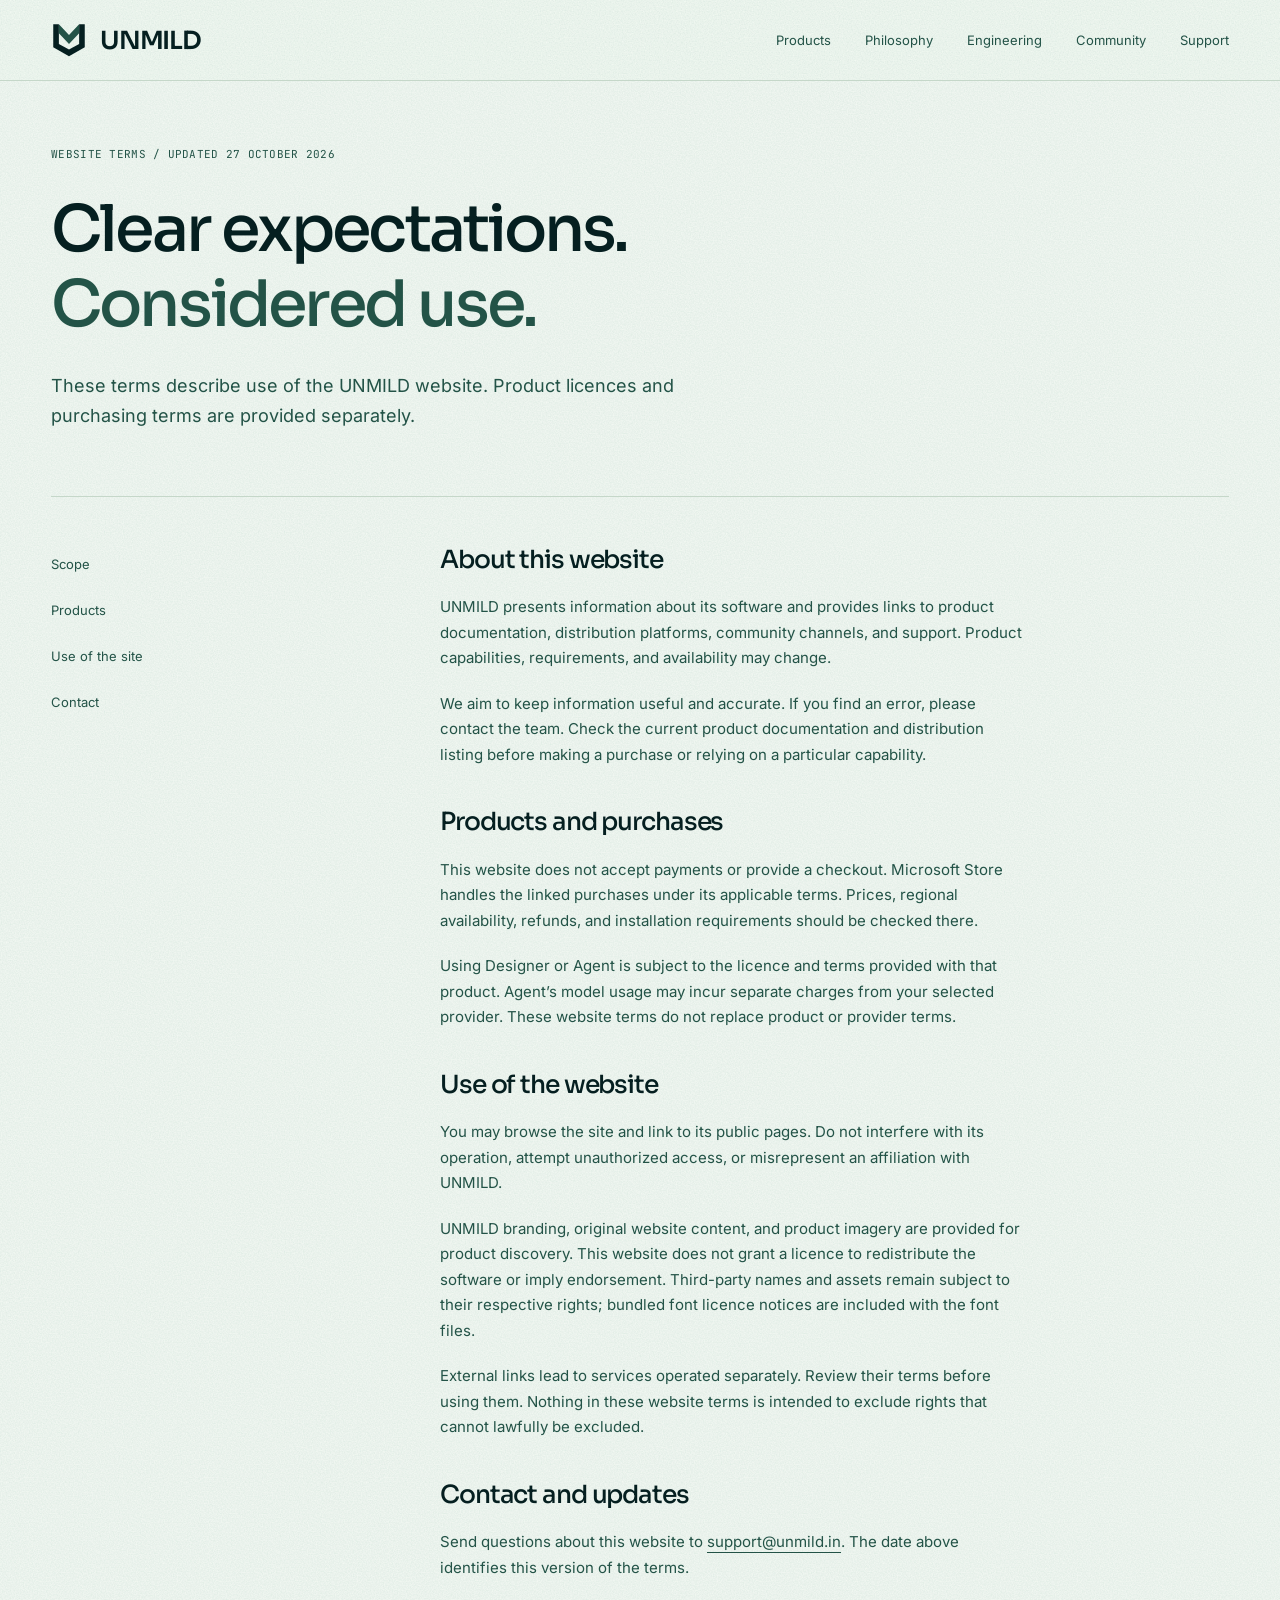
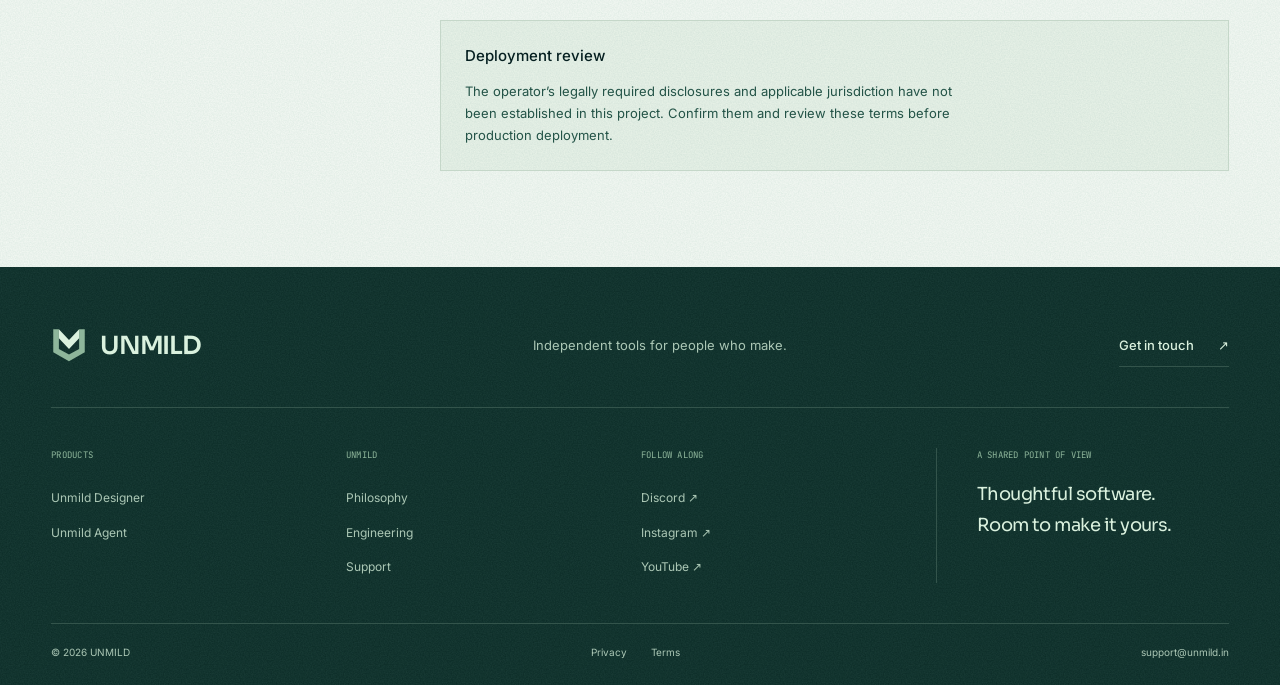
<file: terms.html>
<!doctype html>
<html lang="en">
<head>
  <meta charset="utf-8">
  <meta name="viewport" content="width=device-width, initial-scale=1">
  <title>Website terms — UNMILD</title>
  <meta name="description" content="Terms for the UNMILD website, product information, external services, and support.">
  <meta name="theme-color" content="#F5FAF4">
  <meta name="referrer" content="strict-origin-when-cross-origin">
  
  <link rel="canonical" href="https://unmild.in/terms.html">
  <link rel="icon" href="images/favicon.svg" type="image/svg+xml">
  <link rel="icon" href="images/favicon.ico" sizes="any">
  <link rel="apple-touch-icon" href="images/apple-touch-icon.png">
  <link rel="stylesheet" href="css/fonts.css">
  <link rel="stylesheet" href="css/style.css">
  <meta property="og:type" content="website">
  <meta property="og:site_name" content="UNMILD">
  <meta property="og:title" content="Website terms — UNMILD">
  <meta property="og:description" content="Terms for the UNMILD website, product information, external services, and support.">
  <meta property="og:url" content="https://unmild.in/terms.html">
  <meta property="og:image" content="https://unmild.in/images/og-image.png">
  <meta property="og:image:width" content="1200">
  <meta property="og:image:height" content="630">
  <meta property="og:image:alt" content="UNMILD — Build on your terms. Independent tools for people who make.">
  <meta name="twitter:card" content="summary_large_image">
  <script type="application/ld+json">{"@context": "https://schema.org", "@type": "Organization", "@id": "https://unmild.in/#organization", "name": "UNMILD", "url": "https://unmild.in/", "logo": "https://unmild.in/images/brand/mark-primary.svg", "email": "support@unmild.in", "sameAs": ["https://discord.gg/b4xcwHEjq", "https://www.instagram.com/_unmild", "https://www.youtube.com/@unmildx"]}</script>
  <script src="js/main.js" defer></script>
</head>
<body class="page-terms">
<a class="skip-link" href="#main">Skip to content</a>
<header class="site-header"><div class="container nav-inner">
  <a class="brand" href="index.html" aria-label="UNMILD home"><img src="images/brand/mark-light.svg" width="36" height="36" alt=""><span>UNMILD</span></a>
  <button class="nav-toggle" id="navToggle" aria-expanded="false" aria-controls="nav-links" aria-label="Open menu"><span>Menu</span><span class="menu-icon" aria-hidden="true">＋</span></button>
  <nav class="nav-links" id="nav-links" aria-label="Primary"><a href="index.html#products">Products</a><a href="about.html">Philosophy</a><a href="engineering.html">Engineering</a><a href="community.html">Community</a><a href="support.html">Support</a></nav>
</div></header>
<main id="main"><section class="container page-intro legal-intro"><p class="eyebrow">Website terms / Updated 27 October 2026</p><h1>Clear expectations.<br><span>Considered use.</span></h1><p class="lede">These terms describe use of the UNMILD website. Product licences and purchasing terms are provided separately.</p></section>
<div class="container legal-layout"><nav class="legal-nav" aria-label="On this page"><a href="#scope">Scope</a><a href="#products">Products</a><a href="#use">Use of the site</a><a href="#contact">Contact</a></nav><div class="legal-copy"><section id="scope"><h2>About this website</h2><p>UNMILD presents information about its software and provides links to product documentation, distribution platforms, community channels, and support. Product capabilities, requirements, and availability may change.</p><p>We aim to keep information useful and accurate. If you find an error, please contact the team. Check the current product documentation and distribution listing before making a purchase or relying on a particular capability.</p></section><section id="products"><h2>Products and purchases</h2><p>This website does not accept payments or provide a checkout. Microsoft Store handles the linked purchases under its applicable terms. Prices, regional availability, refunds, and installation requirements should be checked there.</p><p>Using Designer or Agent is subject to the licence and terms provided with that product. Agent’s model usage may incur separate charges from your selected provider. These website terms do not replace product or provider terms.</p></section><section id="use"><h2>Use of the website</h2><p>You may browse the site and link to its public pages. Do not interfere with its operation, attempt unauthorized access, or misrepresent an affiliation with UNMILD.</p><p>UNMILD branding, original website content, and product imagery are provided for product discovery. This website does not grant a licence to redistribute the software or imply endorsement. Third-party names and assets remain subject to their respective rights; bundled font licence notices are included with the font files.</p><p>External links lead to services operated separately. Review their terms before using them. Nothing in these website terms is intended to exclude rights that cannot lawfully be excluded.</p></section><section id="contact"><h2>Contact and updates</h2><p>Send questions about this website to <a href="mailto:support@unmild.in?subject=Website%20terms">support@unmild.in</a>. The date above identifies this version of the terms.</p></section><aside class="review-note"><h2>Deployment review</h2><p>The operator’s legally required disclosures and applicable jurisdiction have not been established in this project. Confirm them and review these terms before production deployment.</p></aside></div></div>
</main>
<footer class="site-footer" id="support"><div class="container">
  <div class="footer-top"><a class="brand" href="index.html" aria-label="UNMILD home"><img src="images/brand/mark-dark.svg" width="36" height="36" alt=""><span>UNMILD</span></a><p>Independent tools for people who make.</p><a class="text-link" href="mailto:support@unmild.in">Get in touch <span aria-hidden="true">↗</span></a></div>
  <div class="footer-nav"><nav aria-label="Products"><span class="eyebrow">Products</span><a href="designer.html">Unmild Designer</a><a href="agent.html">Unmild Agent</a></nav><nav aria-label="UNMILD"><span class="eyebrow">UNMILD</span><a href="about.html">Philosophy</a><a href="engineering.html">Engineering</a><a href="support.html">Support</a></nav><nav aria-label="Social"><span class="eyebrow">Follow along</span><a href="https://discord.gg/b4xcwHEjq">Discord ↗</a><a href="https://www.instagram.com/_unmild">Instagram ↗</a><a href="https://www.youtube.com/@unmildx">YouTube ↗</a></nav><div class="footer-note"><span class="eyebrow">A shared point of view</span><p>Thoughtful software.<br>Room to make it yours.</p></div></div>
  <div class="footer-bottom"><span>© <span id="year">2026</span> UNMILD</span><nav aria-label="Legal"><a href="privacy.html">Privacy</a><a href="terms.html">Terms</a></nav><a href="mailto:support@unmild.in">support@unmild.in</a></div>
</div></footer>
</body>
</html>
</file>
<file: css/fonts.css>
@font-face {
  font-family: 'Sora';
  font-style: normal;
  font-weight: 400 600;
  font-display: swap;
  src: url(../fonts/sora-0.woff2) format('woff2');
  unicode-range: U+0000-00FF, U+0131, U+0152-0153, U+02BB-02BC, U+02C6, U+02DA, U+02DC, U+0304, U+0308, U+0329, U+2000-206F, U+20AC, U+2122, U+2191, U+2193, U+2212, U+2215, U+FEFF, U+FFFD;
}
@font-face {
  font-family: 'Inter';
  font-style: normal;
  font-weight: 400 600;
  font-display: swap;
  src: url(../fonts/inter-0.woff2) format('woff2');
  unicode-range: U+0000-00FF, U+0131, U+0152-0153, U+02BB-02BC, U+02C6, U+02DA, U+02DC, U+0304, U+0308, U+0329, U+2000-206F, U+20AC, U+2122, U+2191, U+2193, U+2212, U+2215, U+FEFF, U+FFFD;
}
@font-face {
  font-family: 'JetBrains Mono';
  font-style: normal;
  font-weight: 400 500;
  font-display: swap;
  src: url(../fonts/jetbrainsmono-0.woff2) format('woff2');
  unicode-range: U+0000-00FF, U+0131, U+0152-0153, U+02BB-02BC, U+02C6, U+02DA, U+02DC, U+0304, U+0308, U+0329, U+2000-206F, U+20AC, U+2122, U+2191, U+2193, U+2212, U+2215, U+FEFF, U+FFFD;
}
</file>
<file: css/style.css>
/* UNMILD — shared tokens and layout primitives. */
:root {
  color-scheme:light;
  --color-ink:#051f20;
  --color-forest:#0b2b26;
  --color-deep-green:#163832;
  --color-green:#235347;
  --color-sage:#8eb69b;
  --color-mint:#daf1de;
  --background:#f5faf4;
  --foreground:var(--color-ink);
  --muted:var(--color-green);
  --line:#c5d7c9;
  --surface:#eaf3e9;
  --surface-raised:#ffffff;
  --heading:'Sora',sans-serif;
  --body:'Inter',sans-serif;
  --mono:'JetBrains Mono',monospace;
  --gutter:clamp(20px,4vw,96px);
  --page:calc(100% - var(--gutter) * 2);
  --header-height:80px;
  --section-space:clamp(72px,8vw,120px)
}

* {
  box-sizing:border-box
}
html {
  scroll-behavior:smooth;
  scroll-padding-top:calc(var(--header-height) + 24px)
}
body {
  margin:0;
  background:var(--background);
  color:var(--foreground);
  font:400 16px/1.7 var(--body);
  -webkit-font-smoothing:antialiased
}
img,svg {
  display:block;
  max-width:100%
}
img {
  height:auto
}
a {
  color:inherit;
  text-underline-offset:5px
}
a,button,summary {
  -webkit-tap-highlight-color:transparent;
  touch-action:manipulation
}
button {
  font:inherit
}
h1,h2,h3,p,figure {
  margin:0
}
h1,h2,h3 {
  font-family:var(--heading);
  font-weight:500;
  letter-spacing:-.045em;
  line-height:1.18;
  text-wrap:balance
}
h1 {
  font-size:clamp(44px,6.1vw,82px)
}
h1 span {
  color:var(--color-green)
}
h2 {
  font-size:clamp(30px,3.3vw,46px)
}
h3 {
  font-size:24px
}
p {
  max-width:65ch
}
p+p {
  margin-top:20px
}
::selection {
  background:var(--color-sage);
  color:var(--color-ink)
}
:focus-visible {
  outline:2px solid var(--color-green);
  outline-offset:6px
}
.philosophy-band :focus-visible {
  outline-color:var(--color-ink)
}
.container {
  width:var(--page);
  margin-inline:auto
}
.eyebrow,.mono {
  font-family:var(--mono);
  font-size:11px;
  font-weight:400;
  letter-spacing:.025em
}
.eyebrow {
  text-transform:uppercase;
  color:var(--color-green)
}
.skip-link {
  position:fixed;
  top:-100px;
  left:24px;
  z-index:100;
  padding:12px 20px;
  background:var(--color-mint);
  color:var(--color-ink)
}
.skip-link:focus {
  top:12px
}

/* Navigation and actions */
.site-header {
  position:sticky;
  top:0;
  z-index:50;
  background:rgba(245,250,244,.94);
  backdrop-filter:blur(16px);
  -webkit-backdrop-filter:blur(16px);
  border-bottom:1px solid var(--line);
  transition:box-shadow .25s ease
}
.nav-inner {
  min-height:80px;
  display:flex;
  align-items:center;
  justify-content:space-between;
  gap:32px
}
.brand {
  display:inline-flex;
  align-items:center;
  gap:13px;
  font:600 25px/1 var(--heading);
  letter-spacing:-.05em;
  text-decoration:none
}
.brand img {
  flex-shrink:0
}
.nav-links {
  display:flex;
  align-items:center;
  gap:34px;
  font-size:13px
}
.nav-links a {
  text-decoration:none;
  padding-block:12px;
  color:var(--muted)
}
.nav-links a:hover,.nav-links a[aria-current=page] {
  color:var(--color-ink);
  text-decoration:underline;
  text-decoration-color:var(--color-green)
}
.nav-toggle {
  display:none
}
.button {
  display:inline-flex;
  align-items:center;
  justify-content:space-between;
  gap:38px;
  min-height:50px;
  padding:13px 22px;
  border:1px solid var(--color-ink);
  border-radius:3px;
  background:var(--color-ink);
  color:var(--color-mint);
  font-size:13px;
  font-weight:600;
  text-decoration:none;
  transition:background .2s,border-color .2s
}
.button:hover {
  background:var(--color-green);
  border-color:var(--color-green)
}
.button span,.text-link span {
  transition:transform .2s
}
.button:hover span,.text-link:hover span {
  transform:translate(2px,-2px)
}
.text-link {
  display:inline-flex;
  align-items:center;
  gap:24px;
  min-height:44px;
  padding-block:9px;
  font-size:13px;
  font-weight:500;
  text-decoration:none;
  border-bottom:1px solid var(--line)
}
.text-link:hover {
  border-color:currentColor
}
.actions {
  display:flex;
  align-items:center;
  flex-wrap:wrap;
  gap:28px;
  margin-top:32px
}

/* Brand introduction */
.hero {
  padding-top:34px
}
.hero-heading {
  display:flex;
  justify-content:space-between;
  align-items:center
}
.hero-heading .eyebrow {
  font-size:10px
}
.status-dot {
  display:inline-block;
  height:5px;
  width:5px;
  margin-right:10px;
  margin-bottom:2px;
  background:var(--color-sage);
  border-radius:50%
}
.hero-grid {
  display:grid;
  grid-template-columns:1.15fr 1fr;
  gap:40px;
  align-items:center;
  padding:40px 0 56px
}
.hero h1 {
  font-size:clamp(64px,6.7vw,92px);
  line-height:1.08;
  letter-spacing:-.06em
}
.hero-description {
  margin-top:30px;
  font-size:18px
}
.hero-detail {
  margin-top:12px;
  max-width:410px;
  color:var(--muted);
  font-size:14px;
  line-height:1.8
}
.hero .actions {
  margin-top:28px
}
.hero-art {
  position:relative;
  max-width:490px;
  justify-self:end;
  width:100%
}
.hero-art svg {
  width:100%
}
.art-outline {
  stroke:var(--color-sage);
  stroke-width:.8
}
.art-shadow {
  fill:var(--color-mint)
}
.art-ticks {
  stroke:var(--color-sage);
  stroke-width:1
}
.art-coordinate {
  position:absolute;
  font:9px/1.5 var(--mono);
  color:var(--color-green);
  letter-spacing:.03em
}
.art-coordinate.top {
  top:12px;
  left:15px
}
.art-coordinate.bottom {
  bottom:3px;
  left:15px;
  right:15px;
  display:flex;
  justify-content:space-between
}
.hero-index {
  display:grid;
  grid-template-columns:1.15fr 1fr 1fr;
  gap:40px;
  align-items:center;
  padding:24px 0;
  border-top:1px solid var(--line);
  border-bottom:1px solid var(--line)
}
.hero-index a {
  display:flex;
  align-items:center;
  gap:18px;
  text-decoration:none;
  font-size:13px;
  min-height:32px
}
.hero-index a>span:last-child {
  margin-left:auto
}
.hero-index .mono {
  color:var(--color-green)
}
.hero-index a:hover {
  color:var(--color-green)
}

/* Editorial sections and authentic product imagery */
.section {
  padding-block:var(--section-space)
}
.section-heading {
  display:grid;
  grid-template-columns:.7fr 1.7fr;
  gap:64px;
  align-items:start;
  margin-bottom:56px
}
.section-heading>.eyebrow {
  padding-top:10px
}
.section-heading p:not(.eyebrow) {
  color:var(--muted);
  margin-top:20px;
  font-size:15px
}
.product-row {
  display:grid;
  grid-template-columns:.8fr 1.2fr;
  gap:84px;
  align-items:center;
  padding:48px 0;
  border-top:1px solid var(--line)
}
.product-row:last-child {
  padding-bottom:0
}
.product-copy h3 {
  font-size:clamp(27px,2.6vw,36px);
  margin-top:20px
}
.product-copy>p:not(.eyebrow) {
  color:var(--muted);
  font-size:15px;
  margin-top:20px
}
.product-tags {
  display:flex;
  gap:10px 20px;
  flex-wrap:wrap;
  list-style:none;
  padding:0;
  margin:25px 0;
  font:10px/1.7 var(--mono);
  color:var(--color-green)
}
.product-tags li:before {
  content:'+';
  margin-right:7px
}
.product-visual {
  display:block;
  padding:24px;
  background:var(--surface);
  border:1px solid var(--line);
  border-radius:3px;
  text-decoration:none;
  overflow:hidden;
  transition:border-color .2s
}
.designer-visual {
  background:var(--color-mint)
}
.product-visual:hover {
  border-color:var(--color-green)
}
.visual-bar {
  display:flex;
  align-items:center;
  justify-content:space-between;
  gap:16px;
  font:9px/1.5 var(--mono);
  color:var(--muted);
  margin-bottom:22px
}
.visual-bar>span:first-child {
  color:var(--color-ink);
  letter-spacing:.1em
}
.product-visual img {
  width:100%;
  border:1px solid var(--line);
  border-radius:2px
}
.visual-caption {
  display:flex;
  align-items:center;
  justify-content:space-between;
  gap:16px;
  font-size:11px;
  color:var(--muted);
  margin-top:20px
}
.visual-caption span:last-child {
  font-size:20px;
  color:var(--color-ink)
}
.philosophy-band {
  background:var(--color-mint);
  color:var(--color-ink);
  padding-block:88px
}
.philosophy-band .eyebrow {
  color:var(--color-green)
}
.manifesto {
  display:grid;
  grid-template-columns:.7fr 1.7fr;
  gap:64px
}
.manifesto>.eyebrow {
  padding-top:10px
}
.manifesto h2 {
  font-size:clamp(37px,4.8vw,64px);
  line-height:1.12
}
.manifesto-bottom {
  margin-top:36px;
  display:flex;
  gap:56px;
  align-items:end;
  justify-content:space-between
}
.manifesto-bottom p {
  font-size:15px;
  max-width:430px;
  color:var(--color-green)
}
.manifesto-bottom .text-link {
  flex-shrink:0
}
.engineering-grid {
  display:grid;
  grid-template-columns:1fr 1fr;
  gap:100px;
  align-items:center
}
.engineering-image {
  background:var(--surface);
  border:1px solid var(--line);
  padding:32px
}
.engineering-image img {
  width:100%;
  max-height:360px;
  object-fit:contain
}
.engineering-image figcaption {
  color:var(--muted);
  margin-top:24px;
  font-size:10px
}
.principle {
  display:grid;
  grid-template-columns:24px 1fr;
  gap:24px;
  padding:24px 0;
  border-bottom:1px solid var(--line)
}
.principle:first-child {
  padding-top:0
}
.principle>span {
  color:var(--color-green);
  padding-top:3px
}
.principle h3 {
  font-size:19px;
  letter-spacing:-.025em
}
.principle p {
  color:var(--muted);
  font-size:13px;
  margin-top:12px
}
.engineering-copy>.text-link {
  margin-top:24px
}
.community-band {
  background:var(--surface);
  border-top:1px solid var(--line);
  border-bottom:1px solid var(--line);
  padding-block:80px
}
.community-inner {
  display:grid;
  grid-template-columns:1.4fr 1fr;
  gap:100px;
  align-items:center
}
.community-inner h2 {
  margin-top:24px
}
.community-inner p:not(.eyebrow) {
  color:var(--muted);
  font-size:14px;
  margin-top:20px
}
.social-list a {
  display:flex;
  justify-content:space-between;
  gap:20px;
  text-decoration:none;
  padding:20px 0;
  border-bottom:1px solid var(--line);
  font-size:15px
}
.social-list a:hover {
  color:var(--color-green)
}
.social-list a:first-child {
  border-top:1px solid var(--line)
}

/* Footer */
.site-footer {
  padding:56px 0 24px;
  background:var(--color-forest);
  color:var(--color-mint);
  --muted:#abc7b5;
  --line:#33544b
}
.footer-top {
  display:flex;
  align-items:center;
  justify-content:space-between;
  gap:28px;
  padding-bottom:40px;
  border-bottom:1px solid var(--line)
}
.footer-top p {
  color:var(--muted);
  font-size:13px
}
.footer-nav {
  display:grid;
  grid-template-columns:1fr 1fr 1fr 1.15fr;
  gap:40px;
  padding-block:40px
}
.footer-nav nav {
  display:flex;
  flex-direction:column;
  align-items:start;
  gap:4px
}
.footer-nav .eyebrow {
  font-size:9px;
  margin-bottom:16px;
  display:block
}
.footer-nav a {
  font-size:12px;
  color:var(--muted);
  text-decoration:none;
  padding-block:5px
}
.footer-nav a:hover,.footer-bottom a:hover {
  color:var(--color-mint);
  text-decoration:underline
}
.footer-note {
  border-left:1px solid var(--line);
  padding-left:40px
}
.footer-note p {
  font:400 18px/1.7 var(--heading);
  letter-spacing:-.03em
}
.footer-bottom {
  display:flex;
  justify-content:space-between;
  gap:24px;
  border-top:1px solid var(--line);
  padding-top:20px;
  color:var(--muted);
  font-size:10px
}
.footer-bottom nav {
  display:flex;
  gap:24px
}
.footer-bottom a {
  text-decoration:none
}

/* Product and supporting pages */
.page-intro {
  padding-block:64px
}
.page-intro>.eyebrow {
  margin-bottom:28px
}
.page-intro h1 {
  max-width:1050px
}
.lede {
  font-size:18px;
  color:var(--muted);
  max-width:660px;
  margin-top:28px
}
.breadcrumb {
  display:flex;
  flex-wrap:wrap;
  gap:12px;
  font-size:11px;
  color:var(--muted);
  margin-bottom:36px
}
.breadcrumb a {
  text-decoration:none
}
.breadcrumb a:hover {
  text-decoration:underline
}
.product-meta {
  display:flex;
  gap:32px;
  flex-wrap:wrap;
  font:10px/1.8 var(--mono);
  color:var(--muted);
  margin-top:44px;
  padding-top:20px;
  border-top:1px solid var(--line)
}
.wide-shot {
  background:var(--surface);
  padding:32px;
  border:1px solid var(--line)
}
.wide-shot img {
  width:100%;
  max-height:680px;
  object-fit:contain
}
figcaption {
  color:var(--muted);
  font:10px/1.7 var(--mono);
  margin-top:20px
}
.detail-row {
  display:grid;
  grid-template-columns:1fr 1.2fr;
  gap:90px;
  padding:36px 0;
  border-top:1px solid var(--line)
}
.detail-row .eyebrow {
  margin-bottom:14px
}
.detail-row h3 {
  font-size:23px
}
.detail-row>p {
  color:var(--muted);
  font-size:15px
}
.paired-shots {
  display:grid;
  grid-template-columns:1fr 1.3fr;
  gap:24px
}
.paired-shots figure {
  padding:24px;
  border:1px solid var(--line);
  background:var(--surface);
  display:flex;
  flex-direction:column;
  justify-content:center
}
.paired-shots img {
  height:330px;
  object-fit:contain
}
.faq-layout {
  display:grid;
  grid-template-columns:.7fr 1.7fr;
  gap:64px
}
.faq-layout h2 {
  font-size:34px
}
.faq details {
  border-bottom:1px solid var(--line)
}
.faq details:first-child {
  border-top:1px solid var(--line)
}
.faq summary {
  position:relative;
  list-style:none;
  padding:23px 40px 23px 0;
  cursor:pointer;
  font-size:15px
}
.faq summary::-webkit-details-marker {
  display:none
}
.faq summary::after {
  content:'+';
  position:absolute;
  right:6px;
  top:20px;
  font-size:20px;
  color:var(--color-green)
}
.faq details[open] summary::after {
  content:'−'
}
.faq details p {
  padding:0 36px 24px 0;
  color:var(--muted);
  font-size:14px
}
.next-product {
  border-top:1px solid var(--line);
  padding-block:40px 64px
}
.next-product>a {
  display:flex;
  justify-content:space-between;
  align-items:center;
  gap:24px;
  text-decoration:none;
  padding-top:24px
}
.next-product>a>span {
  color:var(--color-green);
  font-size:14px
}
.next-product a:hover h2 {
  color:var(--color-green)
}
.editorial-section {
  display:grid;
  grid-template-columns:.7fr 1.7fr;
  gap:64px;
  padding-block:56px 96px;
  border-top:1px solid var(--line)
}
.editorial-copy>p {
  margin-top:24px;
  color:var(--muted)
}
.support-actions {
  display:flex;
  gap:40px;
  flex-wrap:wrap;
  margin-top:24px
}
.engineering-feature {
  display:grid;
  grid-template-columns:1fr 1.2fr;
  gap:100px;
  align-items:center;
  padding-block:56px;
  border-top:1px solid var(--line)
}
.engineering-feature h2 {
  margin-top:24px
}
.engineering-feature p:not(.eyebrow) {
  margin-top:24px;
  color:var(--muted);
  font-size:15px
}
.engineering-feature .text-link {
  margin-top:24px
}
.engineering-feature figure {
  border:1px solid var(--line);
  background:var(--surface);
  padding:28px
}
.engineering-feature img {
  width:100%;
  max-height:430px;
  object-fit:contain
}
.community-directory>a {
  display:grid;
  grid-template-columns:.2fr 1fr auto;
  align-items:center;
  gap:32px;
  padding:40px 0;
  border-top:1px solid var(--line);
  text-decoration:none
}
.community-directory>a:hover h2 {
  color:var(--color-green)
}
.community-directory .mono {
  color:var(--color-green)
}
.community-directory p {
  color:var(--muted);
  font-size:15px;
  margin-top:12px
}
.large-arrow {
  font-size:40px;
  color:var(--color-green)
}
.contact-strip {
  margin-top:48px;
  padding-block:56px;
  border-top:1px solid var(--line);
  border-bottom:1px solid var(--line);
  display:flex;
  gap:40px;
  align-items:center;
  justify-content:space-between
}
.contact-strip h2 {
  font-size:30px
}
.contact-strip p {
  font-size:14px;
  color:var(--muted);
  margin-top:16px
}
.contact-strip .text-link {
  flex-shrink:0
}
.legal-intro h1 {
  font-size:clamp(42px,5vw,68px)
}
.legal-layout {
  display:grid;
  grid-template-columns:.7fr 1.7fr;
  gap:64px;
  border-top:1px solid var(--line);
  padding-block:48px 96px
}
.legal-nav {
  display:flex;
  flex-direction:column;
  align-items:start;
  gap:8px
}
.legal-nav a {
  color:var(--muted);
  padding-block:8px;
  font-size:13px;
  text-decoration:none
}
.legal-nav a:hover {
  text-decoration:underline
}
.legal-copy section {
  margin-bottom:40px
}
.legal-copy h2 {
  font-size:25px;
  margin-bottom:20px
}
.legal-copy p {
  color:var(--muted);
  font-size:15px
}
.review-note {
  border:1px solid var(--line);
  padding:24px;
  background:var(--surface)
}
.review-note h2 {
  font:500 15px/1.5 var(--body);
  margin-bottom:12px;
  letter-spacing:0
}
.review-note p {
  font-size:13px
}
.error-page {
  min-height:65vh
}

/* Responsive composition */
@media(min-width:1600px) {
  .hero-grid {
  padding-block:56px 72px
}

}

@media(max-width:1100px) {
  :root {
  --page:calc(100% - 64px)
}
.nav-links {
  gap:22px
}
.hero-grid {
  gap:24px
}
.hero h1 {
  font-size:clamp(60px,7.2vw,80px)
}
.product-row {
  gap:40px
}
.engineering-grid,.engineering-feature {
  gap:48px
}
.section-heading,.manifesto,.faq-layout,.editorial-section,.legal-layout {
  grid-template-columns:.6fr 1.7fr;
  gap:40px
}
.manifesto-bottom {
  flex-direction:column;
  align-items:start;
  gap:24px
}
.community-inner {
  gap:60px
}
.footer-top p {
  display:none
}
.footer-note {
  padding-left:24px
}
.detail-row {
  gap:48px
}

}

@media(max-width:760px) {
  :root {
  --page:calc(100% - 40px);
  --section-space:64px
}
.nav-inner {
  min-height:76px;
  flex-wrap:wrap;
  gap:0
}
.brand {
  font-size:23px
}
.brand img {
  width:31px;
  height:31px
}
.nav-toggle {
  display:none;
  background:none;
  color:var(--color-ink);
  border:1px solid var(--line);
  border-radius:2px;
  font-size:12px;
  padding:8px 12px;
  min-height:44px;
  gap:20px;
  align-items:center
}
.js .nav-toggle {
  display:inline-flex
}
.menu-icon {
  font-size:20px;
  line-height:1
}
.nav-links {
  width:100%;
  flex-wrap:wrap;
  gap:8px 24px;
  padding-block:12px
}
.js .nav-links {
  display:none;
  position:absolute;
  top:76px;
  left:0;
  padding:16px 20px;
  background:var(--surface);
  border-bottom:1px solid var(--line)
}
.js .nav-links.is-open {
  display:flex;
  flex-direction:column;
  align-items:stretch;
  gap:0
}
.nav-links a {
  min-height:44px
}
html:not(.js) .nav-inner {
  padding-top:20px
}
.hero {
  padding-top:28px
}
.hero-edition {
  display:none
}
.hero-grid {
  grid-template-columns:1fr;
  padding:36px 0 32px;
  gap:28px
}
.hero h1 {
  font-size:clamp(48px,14.4vw,82px)
}
.hero-description {
  font-size:16px;
  margin-top:24px
}
.hero-detail {
  font-size:14px
}
.actions {
  gap:20px
}
.hero-art {
  width:min(100%,370px);
  justify-self:center
}
.hero-index {
  grid-template-columns:1fr;
  gap:12px;
  padding-block:24px
}
.hero-index>.eyebrow {
  margin-bottom:8px
}
.hero-index a {
  min-height:44px;
  border-top:1px solid var(--line);
  padding-top:12px
}
.section-heading,.manifesto,.faq-layout,.editorial-section,.legal-layout {
  grid-template-columns:1fr;
  gap:28px
}
.section-heading {
  margin-bottom:36px
}
.section-heading>.eyebrow,.manifesto>.eyebrow {
  padding-top:0
}
.product-row {
  grid-template-columns:1fr;
  gap:32px;
  padding-block:32px
}
.product-copy h3 {
  font-size:29px
}
.product-tags {
  margin-block:20px
}
.product-visual {
  padding:18px
}
.visual-bar {
  font-size:8px;
  margin-bottom:16px
}
.visual-caption {
  margin-top:14px;
  font-size:10px
}
.philosophy-band {
  padding-block:56px
}
.manifesto h2 {
  font-size:clamp(34px,8.7vw,52px)
}
.engineering-grid,.engineering-feature {
  grid-template-columns:1fr;
  gap:36px
}
.engineering-image {
  padding:24px
}
.engineering-image img {
  max-height:330px
}
.principle {
  gap:16px
}
.community-band {
  padding-block:56px
}
.community-inner {
  grid-template-columns:1fr;
  gap:36px
}
.footer-top {
  flex-wrap:wrap;
  padding-bottom:28px;
  gap:20px
}
.footer-nav {
  grid-template-columns:1fr 1fr;
  gap:28px;
  padding-block:32px
}
.footer-note {
  padding-left:0;
  border:0
}
.footer-note p {
  font-size:15px
}
.footer-bottom {
  flex-wrap:wrap;
  gap:16px
}
.site-footer {
  padding-top:40px
}
.page-intro {
  padding-block:40px
}
.page-intro h1 {
  font-size:clamp(39px,9.3vw,65px)
}
.page-intro>.eyebrow {
  margin-bottom:24px
}
.lede {
  font-size:16px
}
.breadcrumb {
  margin-bottom:28px
}
.product-meta {
  gap:12px 24px;
  margin-top:32px
}
.wide-shot {
  padding:16px
}
.wide-shot figcaption {
  font-size:9px
}
.detail-row {
  grid-template-columns:1fr;
  gap:20px;
  padding-block:28px
}
.detail-row h3 {
  font-size:22px
}
.paired-shots {
  grid-template-columns:1fr
}
.paired-shots img {
  height:auto;
  max-height:340px
}
.faq-layout h2 {
  font-size:30px
}
.next-product>a {
  flex-direction:column;
  align-items:start;
  gap:16px
}
.next-product {
  padding-bottom:48px
}
.editorial-section {
  padding-block:36px 64px
}
.support-actions {
  gap:20px
}
.engineering-feature {
  padding-block:40px
}
.engineering-feature figure {
  padding:20px
}
.community-directory>a {
  grid-template-columns:24px 1fr 24px;
  gap:16px;
  padding-block:28px
}
.community-directory h2 {
  font-size:29px
}
.community-directory p {
  font-size:13px
}
.large-arrow {
  font-size:28px
}
.contact-strip {
  flex-direction:column;
  align-items:start;
  padding-block:40px;
  gap:20px
}
.contact-strip h2 {
  font-size:26px
}
.legal-layout {
  padding-block:32px 64px
}
.legal-nav {
  flex-direction:row;
  flex-wrap:wrap;
  gap:8px 24px
}
.legal-copy h2 {
  font-size:23px
}

}

@media(prefers-reduced-motion:reduce) {
  html {
  scroll-behavior:auto
}
*,*::before,*::after {
  transition:none!important;
  animation:none!important
}

}


/* Paper grain stays quiet;
   the construction grid belongs only to the mark. */
body {
  background-image:url(../images/brand/paper.svg)
}

.hero-art {
  background-image:linear-gradient(#8eb69b22 1px,transparent 1px),linear-gradient(90deg,#8eb69b22 1px,transparent 1px);
  background-size:40px 40px
}

.site-footer .eyebrow {
  color:var(--color-sage)
}

.site-footer :focus-visible {
  outline-color:var(--color-mint)
}

/* Fluid canvas: content follows the window instead of a fixed-width column. */
:root { --page:calc(100% - var(--gutter) * 2); }
.hero { padding-top:24px; }
.hero-grid {
  grid-template-columns:1.05fr 1fr;
  gap:clamp(24px,5vw,96px);
  padding:clamp(24px,4vh,48px) 0;
}
.hero h1 { font-size:clamp(64px,6.25vw,132px); }
.hero-art { width:min(100%,64svh,860px); max-width:none; }
.hero-detail { max-width:48ch; font-size:clamp(14px,1vw,17px); }
.hero-description { font-size:clamp(18px,1.3vw,24px); }
.hero-index { padding-block:20px; }
.product-copy > p { max-width:48ch; }
.section-heading h2 { max-width:25ch; }
.site-header.is-scrolled { box-shadow:0 6px 24px #051f200d; }
.site-header::after {
  content:'';
  position:absolute;
  bottom:-1px;
  left:0;
  width:100%;
  height:2px;
  background:var(--color-green);
  transform:scaleX(var(--scroll-progress,0));
  transform-origin:left;
  pointer-events:none;
}

/* Same local paper grain across light and dark surfaces, without overlays
   obscuring text or screenshot details. */
.site-header,.philosophy-band,.community-band,.site-footer,.product-visual,
.engineering-image,.wide-shot,.paired-shots figure,.engineering-feature figure,
.review-note,.button,.js .nav-links.is-open {
  background-image:url(../images/brand/paper.svg);
}
.hero-art {
  background-image:url(../images/brand/paper.svg),linear-gradient(#8eb69b30 1px,transparent 1px),linear-gradient(90deg,#8eb69b30 1px,transparent 1px);
  background-size:180px 180px,40px 40px,40px 40px;
}

/* Actual image loading, not a timer or a simulated server response. */
.media-frame {
  position:relative;
  display:block;
  width:100%;
  aspect-ratio:var(--media-ratio);
  overflow:hidden;
  border-radius:2px;
  background:var(--surface);
}
.media-frame img {
  position:absolute;
  inset:0;
  width:100%;
  height:100%;
  max-height:none;
  object-fit:contain;
}
.wide-shot .media-frame { max-height:680px; }
.engineering-image .media-frame { max-height:360px; }
.engineering-feature .media-frame { max-height:430px; }
.paired-shots .media-frame { max-height:330px; }
.media-frame.is-loading {
  background:linear-gradient(90deg,#8eb69b26 23%,#daf1de 46%,#8eb69b26 69%);
  background-size:240% 100%;
}
.media-frame.is-loading::after {
  content:'';
  position:absolute;
  inset:12%;
  border:1px solid #8eb69b60;
  border-radius:3px;
  background:linear-gradient(#8eb69b40,#8eb69b40) 8% 12%/35% 4% no-repeat,
    linear-gradient(#8eb69b26,#8eb69b26) 8% 24%/65% 3% no-repeat;
}
.media-frame.is-loading img { opacity:0; }
.media-frame.is-loading.is-in-view { animation:skeleton-sweep 1.6s ease-in-out infinite; }
.media-frame.is-ready img { animation:image-resolve .38s ease-out both; }
.media-frame.has-error { background:var(--surface); }
@keyframes skeleton-sweep { from { background-position:100% 0; } to { background-position:-100% 0; } }
@keyframes image-resolve { from { opacity:.25; filter:blur(4px); transform:scale(1.018); } to { opacity:1; filter:none; transform:none; } }

/* Short, one-shot reveals keep the reading position stable while scrolling.
   Content stays available if observers, animations, or JavaScript are absent. */
.js main { animation:page-arrive .38s cubic-bezier(.2,.65,.3,1) both; }
.js main.page-arrived { animation:none; }
.is-revealing { animation:section-arrive .48s cubic-bezier(.2,.65,.3,1) both; }
@keyframes page-arrive { from { opacity:.45; filter:blur(3px); transform:translateY(5px); } to { opacity:1; filter:none; transform:none; } }
@keyframes section-arrive { from { opacity:.35; filter:blur(3px); transform:translateY(14px); } to { opacity:1; filter:none; transform:none; } }
@view-transition { navigation:auto; }
::view-transition-old(root) { animation:page-depart .14s ease-in both; }
::view-transition-new(root) { animation:page-arrive .28s ease-out both; }
@keyframes page-depart { to { opacity:0; filter:blur(3px); } }
.button,.product-visual,.community-directory > a,.social-list a,.hero-index a {
  transition:background-color .2s,border-color .2s,box-shadow .2s,transform .2s;
}
.button:active,.product-visual:active { transform:scale(.985); }
.nav-links a,.footer-nav a { transition:color .18s; }
.faq summary:hover { color:var(--color-green); background:#8eb69b12; }
.social-list a:hover,.community-directory > a:hover { background-color:#8eb69b16; }
@media(hover:hover) and (prefers-reduced-motion:no-preference) {
  .button:hover { transform:translateY(-2px); box-shadow:0 5px 14px #051f2018; }
  .product-visual:hover { transform:translateY(-3px); box-shadow:0 10px 28px #051f2010; }
  .hero-index a:hover { transform:translateX(3px); }
}
@media(min-width:1600px) {
  .hero-grid { padding-block:32px; }
  .section-heading h2 { font-size:clamp(46px,3vw,64px); }
}
@media(max-width:760px) {
  :root { --gutter:20px; --header-height:76px; }
  .hero-grid { grid-template-columns:1fr; gap:28px; padding:28px 0; }
  .hero h1 { font-size:clamp(48px,14.4vw,82px); }
  .hero-description { font-size:16px; }
  .hero-art { width:min(100%,370px); }
  .js .nav-links { top:100%; max-height:calc(100dvh - var(--header-height)); overflow-y:auto; }
  .paired-shots .media-frame { max-height:340px; }
}
@media(prefers-reduced-motion:reduce) {
  html { scroll-behavior:auto; }
  *,*::before,*::after { animation:none!important; transition:none!important; }
  ::view-transition-group(*),::view-transition-old(*),::view-transition-new(*) { animation:none!important; }
}
</file>
